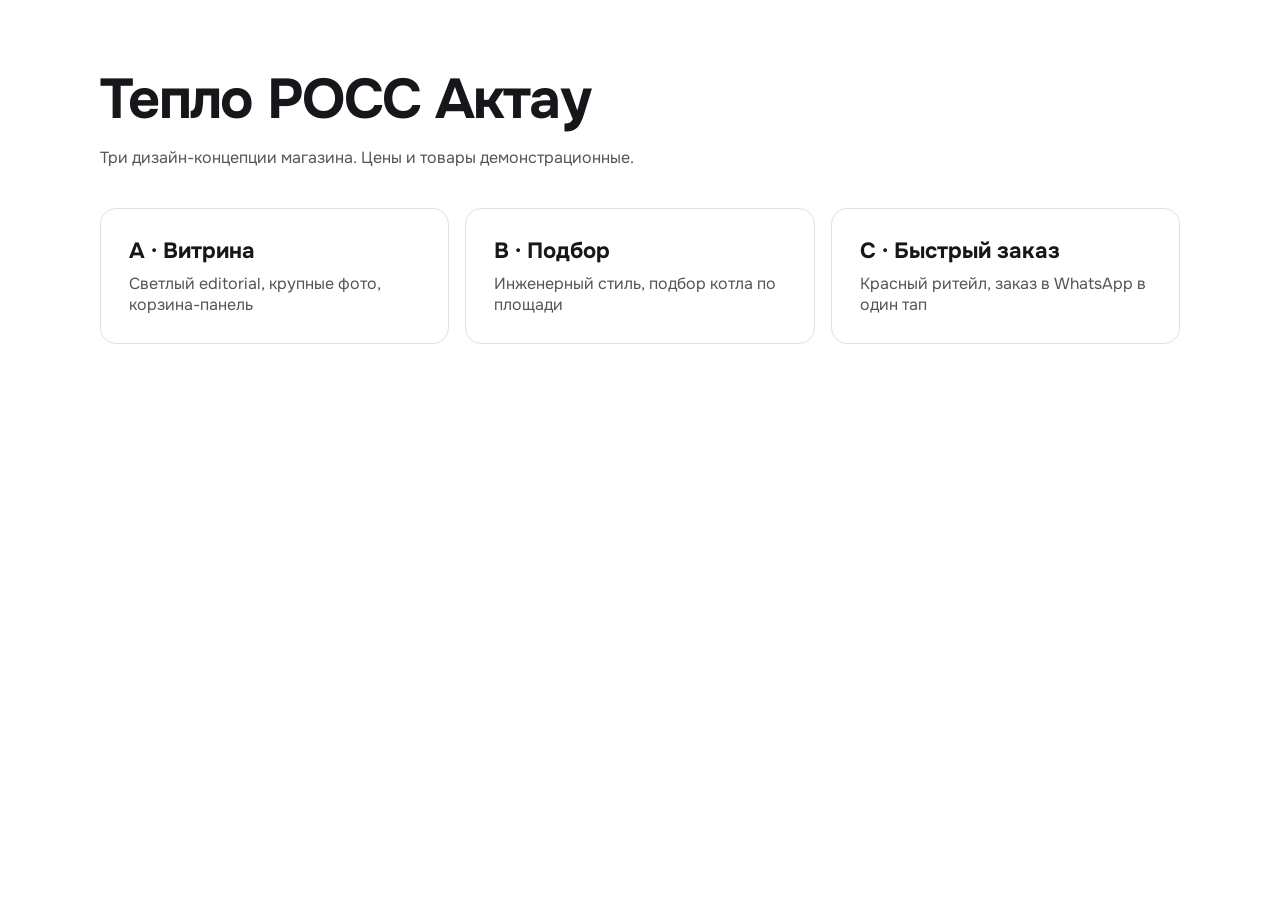
<file: index.html>
<!doctype html>
<html lang="ru">
<head>
<meta charset="utf-8"><meta name="viewport" content="width=device-width,initial-scale=1">
<title>Тепло РОСС Актау — дизайн-концепции</title>
<link rel="preconnect" href="https://fonts.googleapis.com"><link rel="stylesheet" href="https://fonts.googleapis.com/css2?family=Onest:wght@400;600&display=swap">
<style>
body{margin:0;font-family:Onest,system-ui,sans-serif;color:#16171a;background:#fff}
main{max-width:1080px;margin:0 auto;padding:64px 16px}
h1{font-size:clamp(32px,6vw,56px);letter-spacing:-.03em;margin:0 0 12px}
p{color:#555;margin:0 0 40px}
ul{list-style:none;padding:0;margin:0;display:grid;gap:16px;grid-template-columns:repeat(auto-fit,minmax(260px,1fr))}
a{display:block;padding:28px;border:1px solid #e3e0db;border-radius:16px;color:inherit;text-decoration:none;transition:border-color .2s,transform .2s}
a:hover,a:focus-visible{border-color:#d21f26;transform:translateY(-2px)}
b{display:block;font-size:22px;margin-bottom:8px}
span{color:#555}
@media (prefers-reduced-motion:reduce){a{transition:none}}
</style>
</head>
<body><main>
<h1>Тепло РОСС Актау</h1>
<p>Три дизайн-концепции магазина. Цены и товары демонстрационные.</p>
<ul>
<li><a href="concepts/a-vitrina/"><b>A · Витрина</b><span>Светлый editorial, крупные фото, корзина-панель</span></a></li>
<li><a href="concepts/b-podbor/"><b>B · Подбор</b><span>Инженерный стиль, подбор котла по площади</span></a></li>
<li><a href="concepts/c-zakaz/"><b>C · Быстрый заказ</b><span>Красный ритейл, заказ в WhatsApp в один тап</span></a></li>
</ul>
</main></body>
</html>
</file>
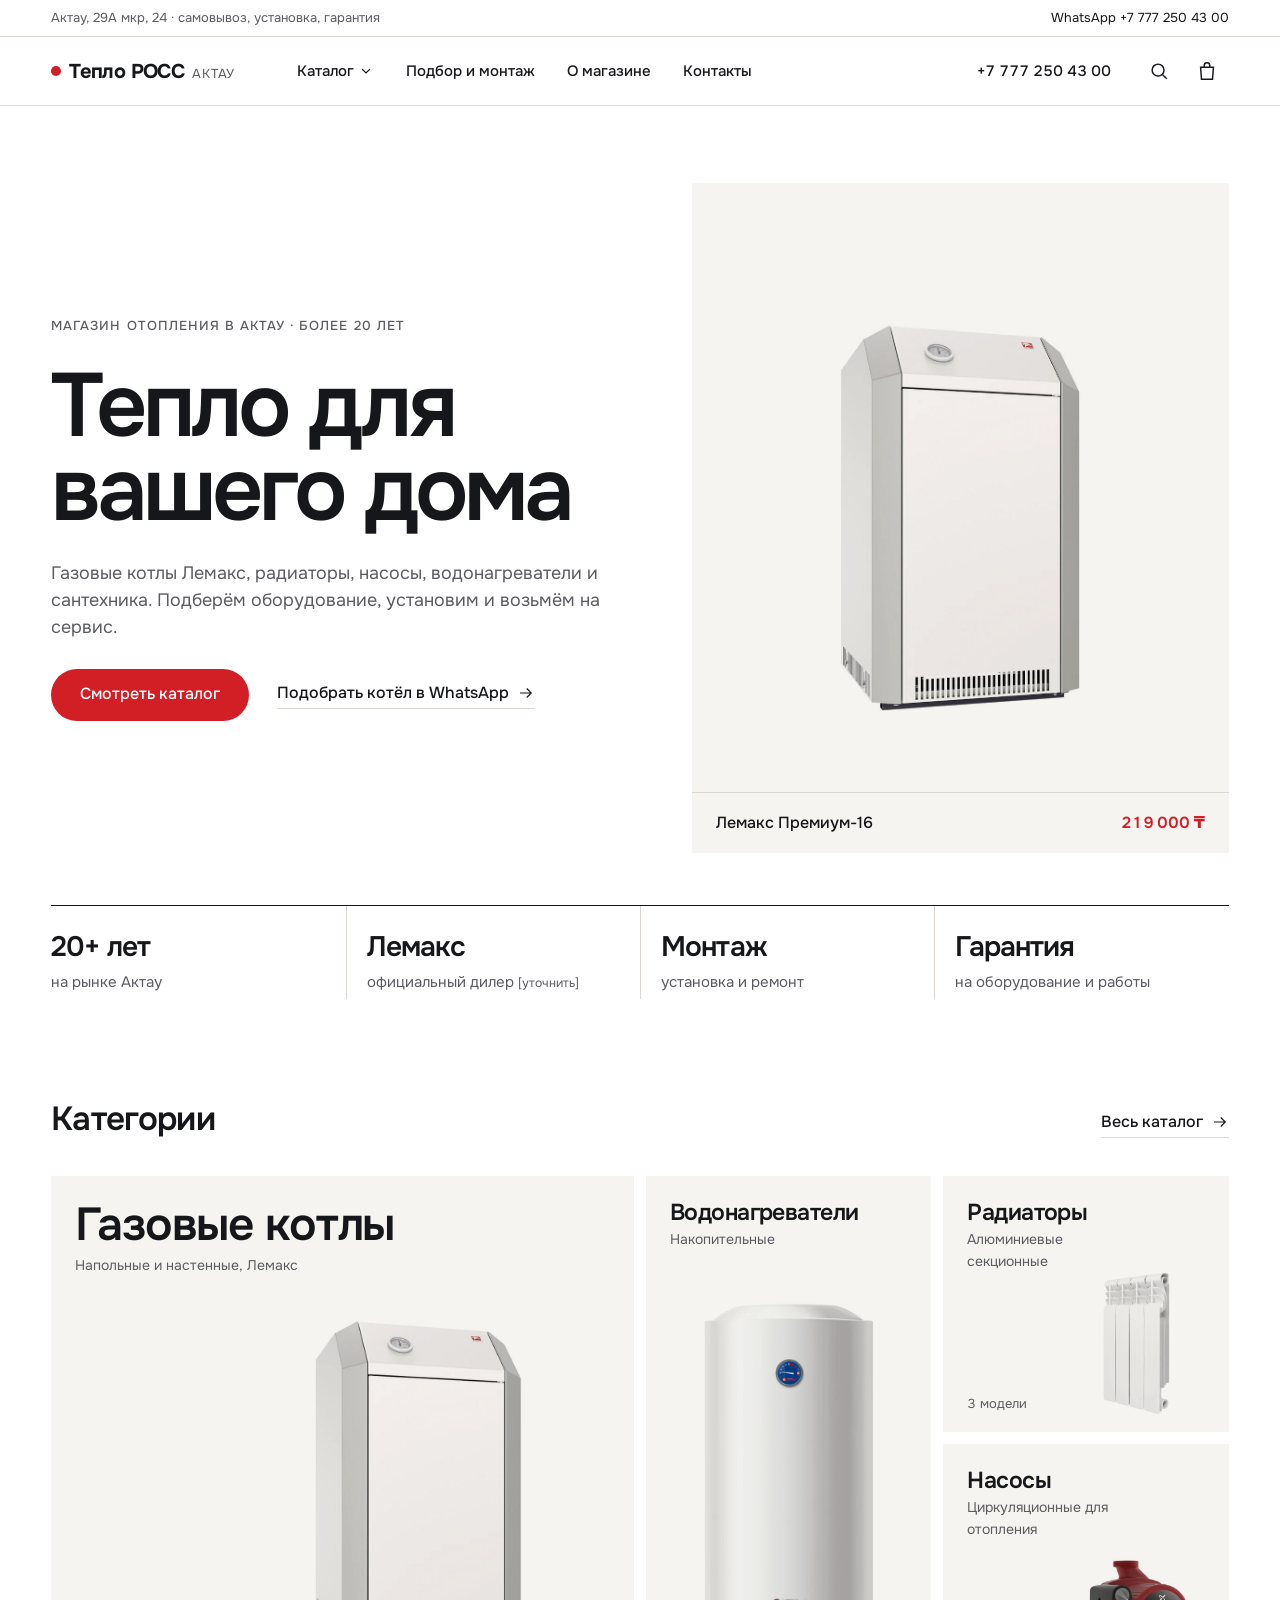
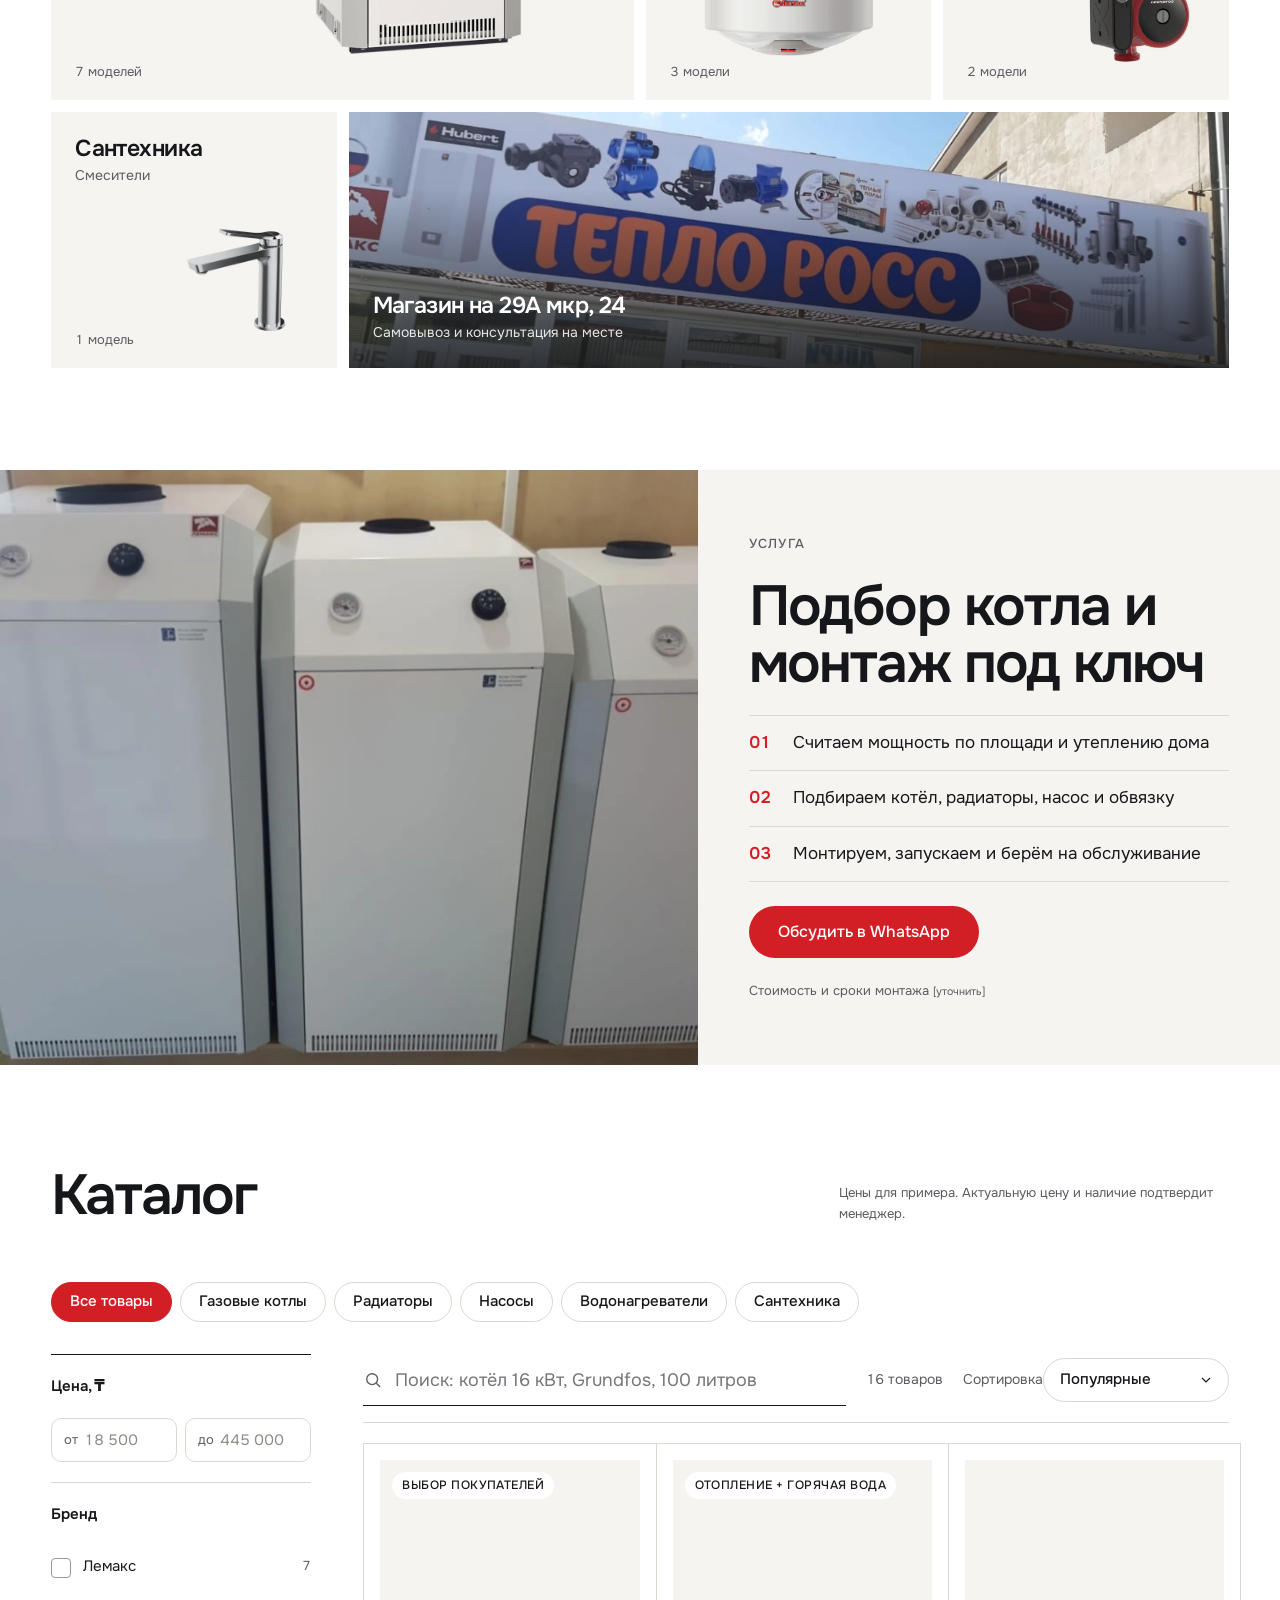
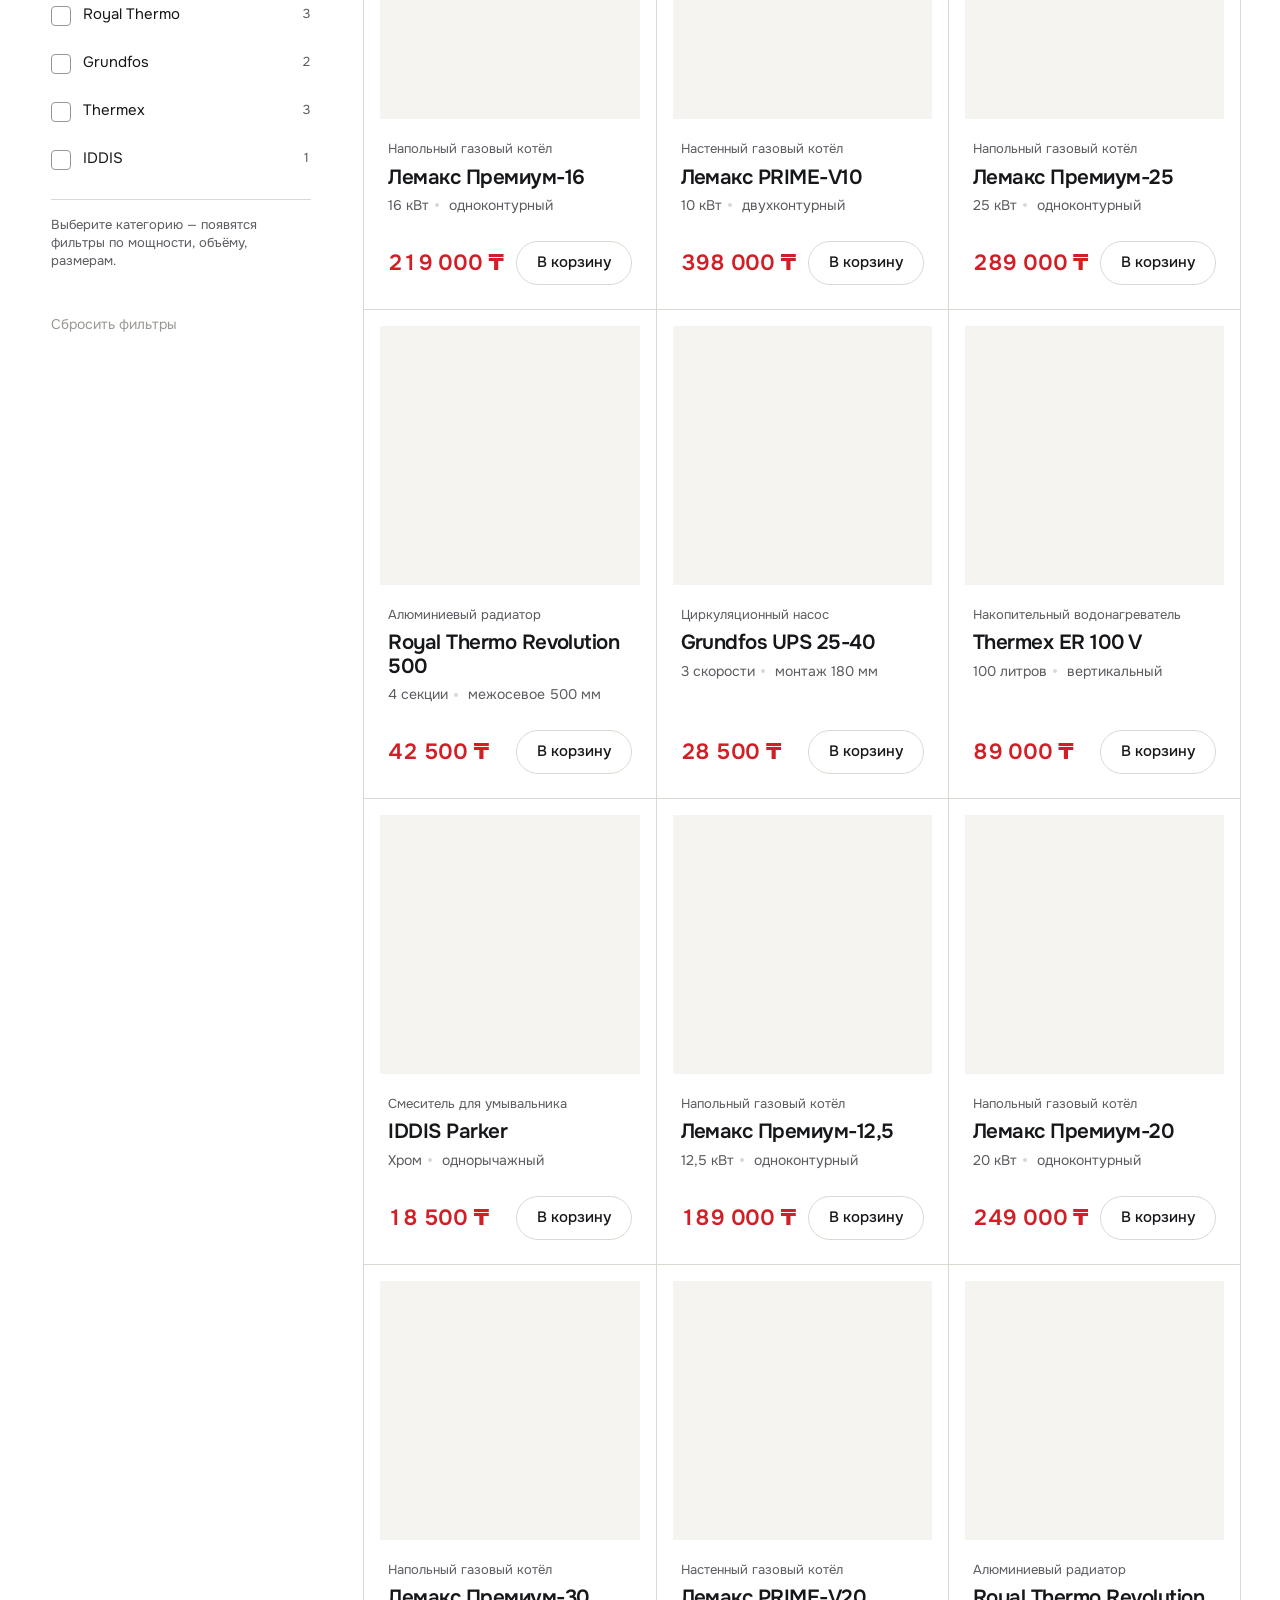
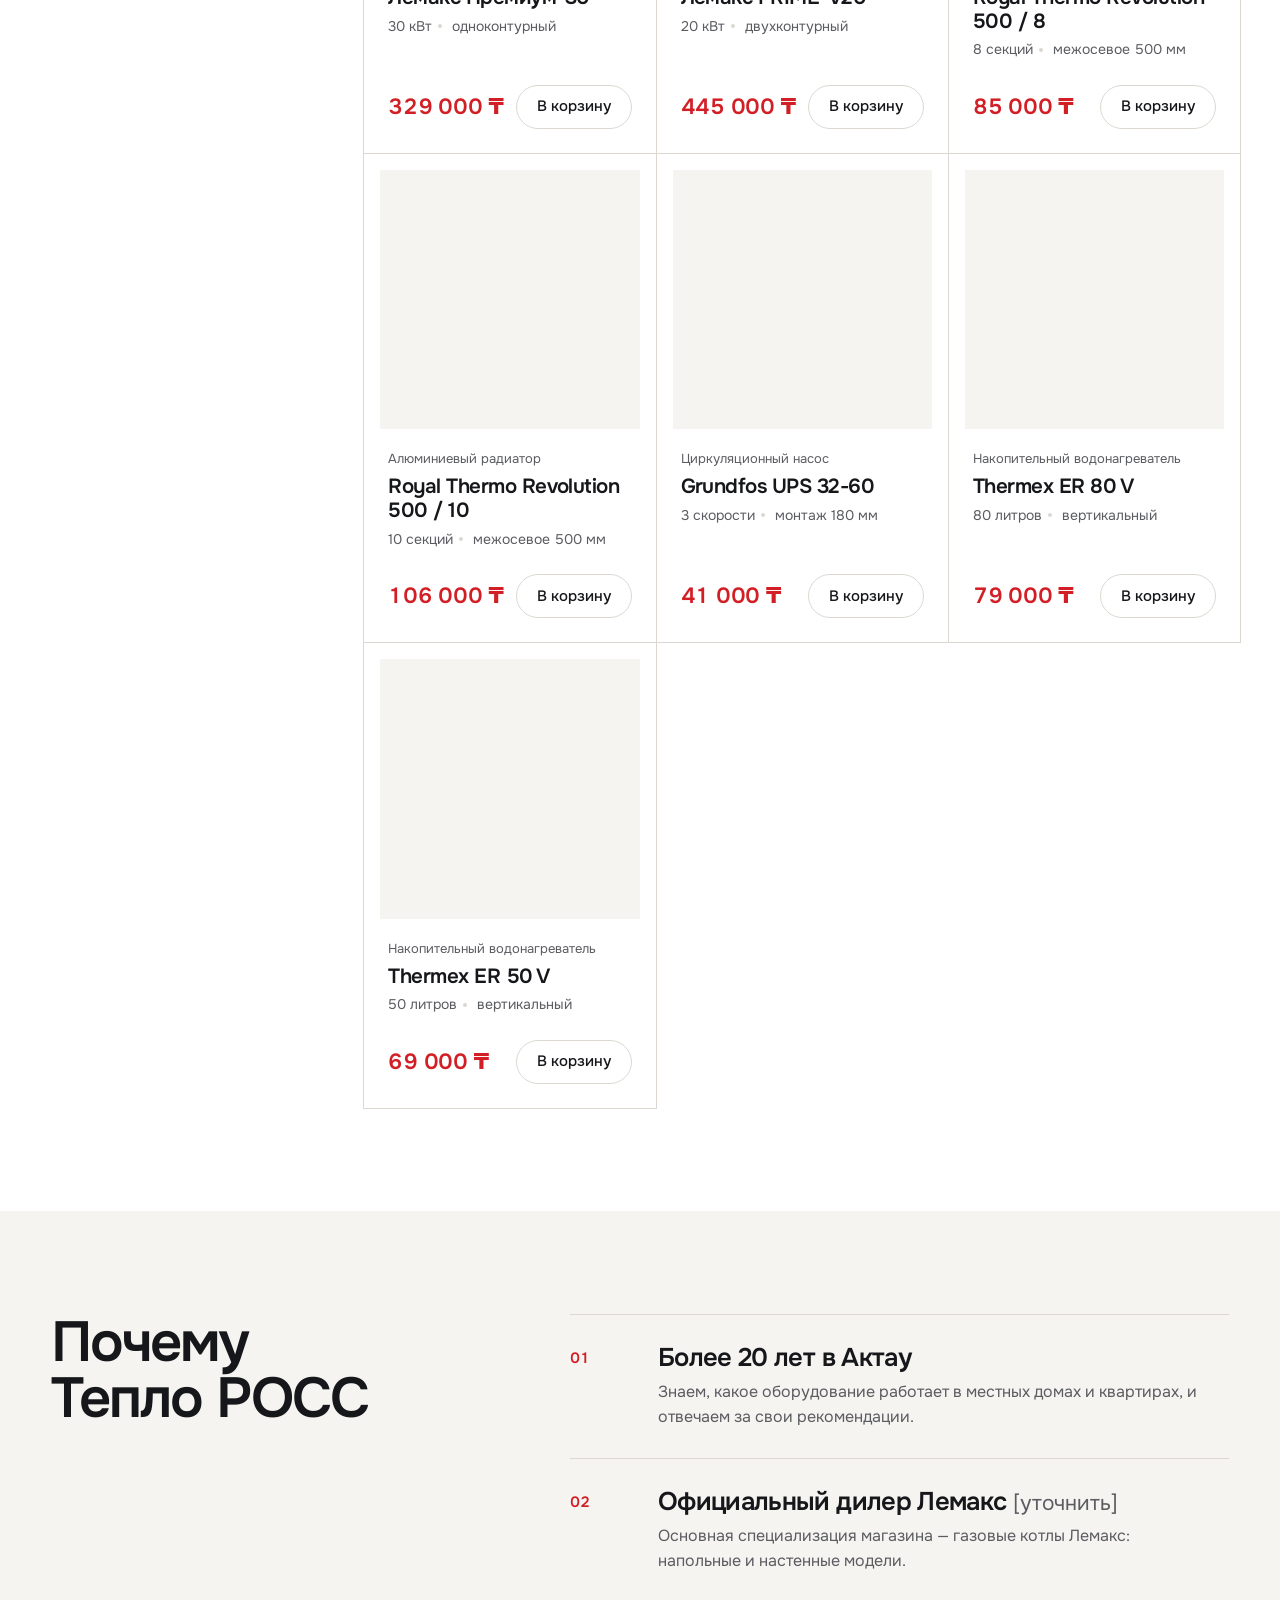
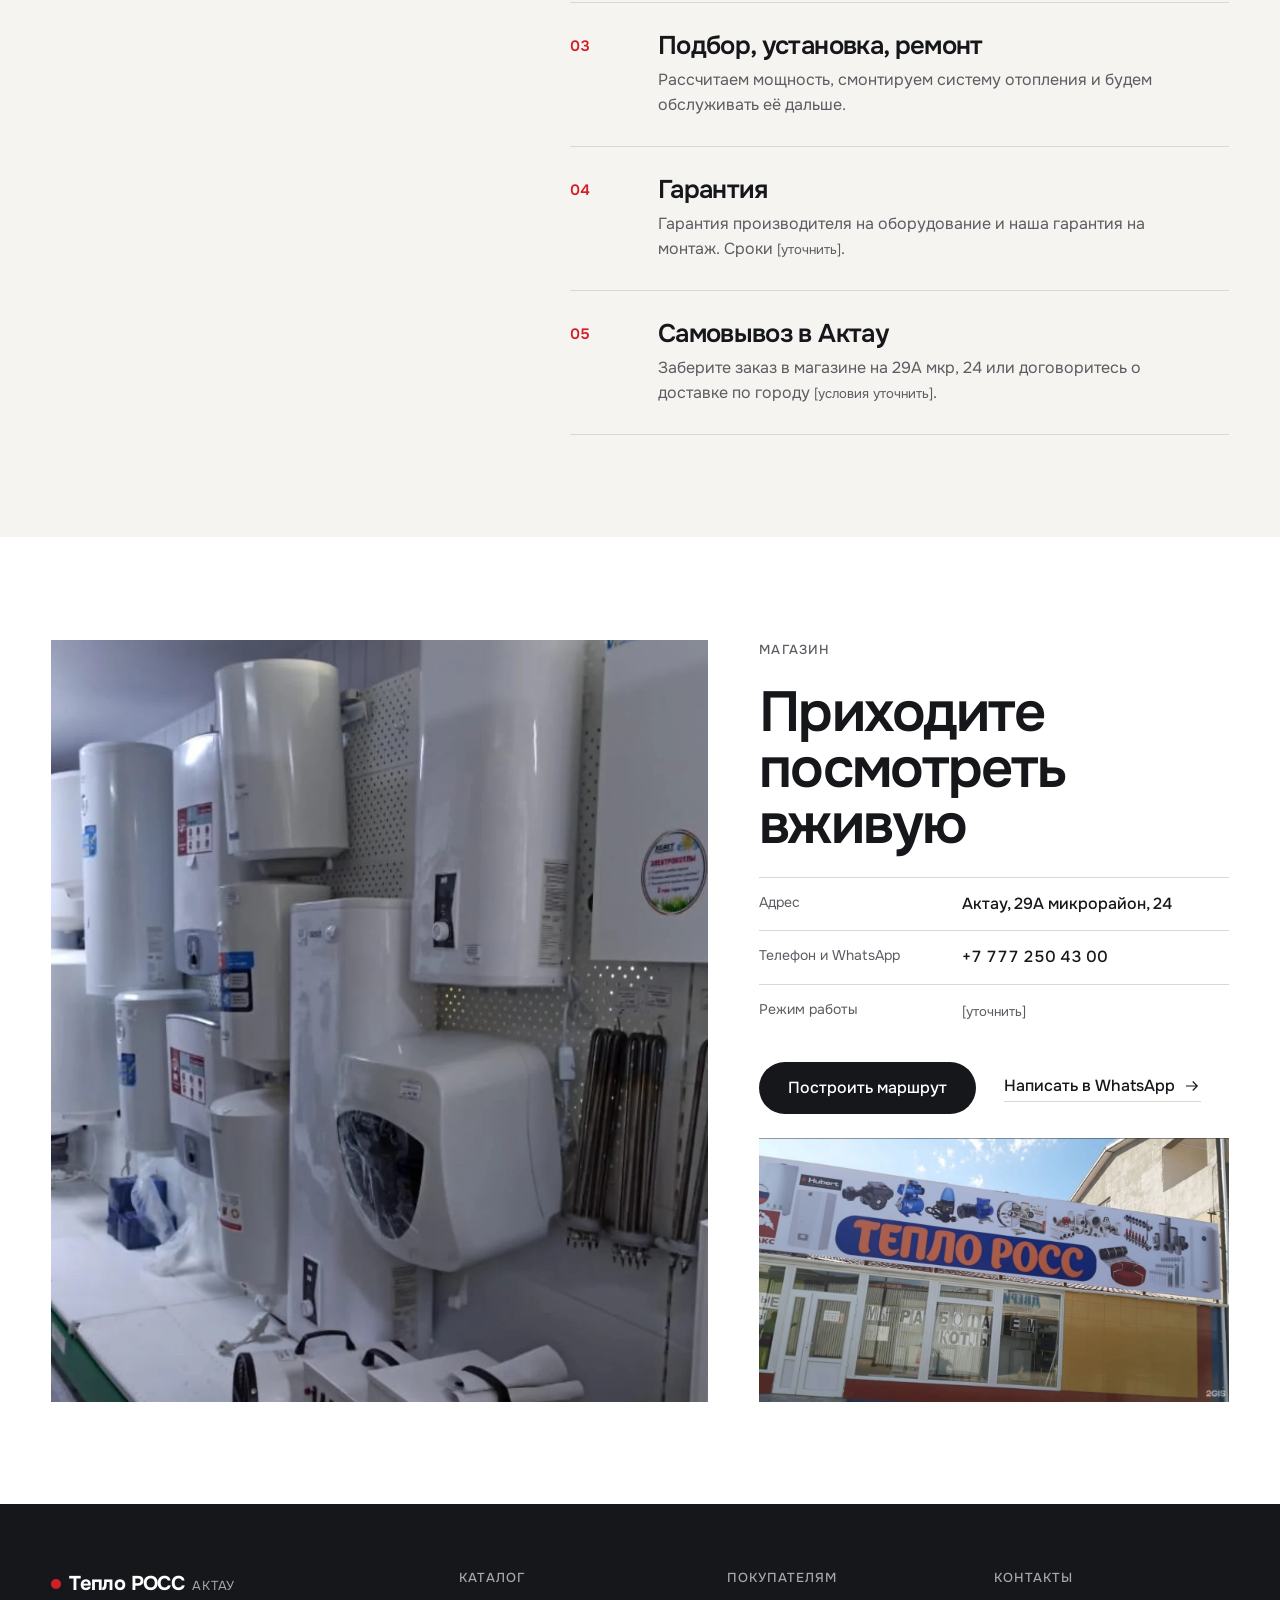
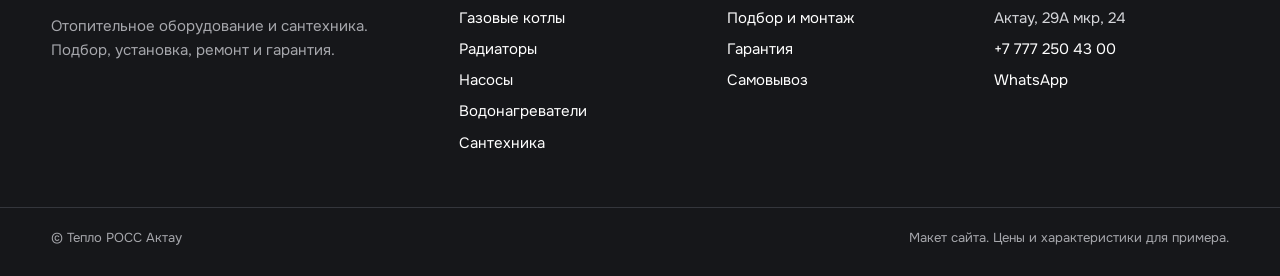
<file: concepts/a-vitrina/index.html>
<!doctype html>
<html lang="ru">
<head>
<meta charset="utf-8">
<meta name="viewport" content="width=device-width,initial-scale=1,viewport-fit=cover">
<title>Тепло РОСС Актау — котлы, отопление и сантехника</title>
<meta name="description" content="Тепло РОСС Актау: газовые котлы Лемакс, радиаторы, насосы, водонагреватели и сантехника. Более 20 лет в Актау. Подбор, установка, ремонт, гарантия.">
<meta name="theme-color" content="#FFFFFF">
<link rel="icon" type="image/svg+xml" href="data:image/svg+xml,%3Csvg xmlns='http://www.w3.org/2000/svg' viewBox='0 0 40 40'%3E%3Crect width='40' height='40' fill='%2316171A'/%3E%3Ccircle cx='20' cy='20' r='7' fill='%23D21F26'/%3E%3C/svg%3E">
<link rel="preconnect" href="https://fonts.googleapis.com">
<link rel="preconnect" href="https://fonts.gstatic.com" crossorigin>
<link rel="stylesheet" href="https://fonts.googleapis.com/css2?family=Onest:wght@400;500;600;700&display=swap">
<link rel="stylesheet" href="styles.css">
<script type="module" src="app.js"></script>
</head>
<body>
<svg width="0" height="0" style="position:absolute" aria-hidden="true">
  <symbol id="i-bag" viewBox="0 0 24 24"><path d="M5 8h14l-1 13H6L5 8Zm4 0V6a3 3 0 0 1 6 0v2" fill="none" stroke="currentColor" stroke-width="1.6"/></symbol>
  <symbol id="i-search" viewBox="0 0 24 24"><circle cx="11" cy="11" r="6.5" fill="none" stroke="currentColor" stroke-width="1.6"/><path d="m16 16 4.5 4.5" stroke="currentColor" stroke-width="1.6"/></symbol>
  <symbol id="i-menu" viewBox="0 0 24 24"><path d="M3 8h18M3 16h18" stroke="currentColor" stroke-width="1.6"/></symbol>
  <symbol id="i-close" viewBox="0 0 24 24"><path d="m5 5 14 14M19 5 5 19" stroke="currentColor" stroke-width="1.6"/></symbol>
  <symbol id="i-arrow" viewBox="0 0 24 24"><path d="M4 12h15m-6-6 6 6-6 6" fill="none" stroke="currentColor" stroke-width="1.6"/></symbol>
  <symbol id="i-down" viewBox="0 0 24 24"><path d="m6 9 6 6 6-6" fill="none" stroke="currentColor" stroke-width="1.6"/></symbol>
  <symbol id="i-sliders" viewBox="0 0 24 24"><path d="M4 7h10m4 0h2M4 17h4m4 0h8" stroke="currentColor" stroke-width="1.6"/><circle cx="16" cy="7" r="2" fill="none" stroke="currentColor" stroke-width="1.6"/><circle cx="10" cy="17" r="2" fill="none" stroke="currentColor" stroke-width="1.6"/></symbol>
</svg>

<a class="skip" href="#catalog">Перейти к каталогу</a>

<div class="topline">
  <div class="wrap topline-in">
    <p>Актау, 29А мкр, 24 · самовывоз, установка, гарантия</p>
    <a href="https://wa.me/77772504300" target="_blank" rel="noopener">WhatsApp +7 777 250 43 00</a>
  </div>
</div>

<header class="header" id="header">
  <div class="wrap header-in">
    <button class="icon-btn only-mobile" type="button" id="menu-open" aria-label="Открыть меню" aria-haspopup="dialog"><svg><use href="#i-menu"/></svg></button>
    <a class="logo" href="#top" aria-label="Тепло РОСС Актау, на главную">Тепло&nbsp;РОСС<span>Актау</span></a>
    <nav class="nav only-desktop" aria-label="Основное меню">
      <button type="button" class="nav-link" id="mega-btn" aria-expanded="false" aria-controls="mega">Каталог <svg><use href="#i-down"/></svg></button>
      <a class="nav-link" href="#service">Подбор и монтаж</a>
      <a class="nav-link" href="#why">О магазине</a>
      <a class="nav-link" href="#visit">Контакты</a>
    </nav>
    <div class="header-actions">
      <a class="nav-link phone only-desktop" href="tel:+77772504300">+7 777 250 43 00</a>
      <button class="icon-btn" type="button" data-action="search" aria-label="Поиск по каталогу"><svg><use href="#i-search"/></svg></button>
      <button class="icon-btn cart-btn" type="button" data-action="cart" aria-haspopup="dialog" aria-label="Корзина"><svg><use href="#i-bag"/></svg><span class="badge" data-cart-count hidden>0</span></button>
    </div>
  </div>
  <div class="mega" id="mega" hidden>
    <div class="wrap mega-in">
      <ul class="mega-list" id="mega-list"></ul>
      <figure class="mega-figure"><img id="mega-img" src="../../assets/lemaks.webp" alt="" width="900" height="900"><figcaption id="mega-cap">Газовые котлы</figcaption></figure>
      <div class="mega-side">
        <p class="eyebrow">Не знаете, что выбрать?</p>
        <p class="mega-note">Рассчитаем мощность котла по площади дома и подберём обвязку.</p>
        <a class="link-arrow" href="#service">Подбор и монтаж <svg><use href="#i-arrow"/></svg></a>
      </div>
    </div>
  </div>
</header>

<main id="top">
  <section class="hero wrap" aria-labelledby="hero-title">
    <div class="hero-text">
      <p class="eyebrow">Магазин отопления в Актау · более 20 лет</p>
      <h1 id="hero-title" class="display">Тепло для вашего дома</h1>
      <p class="lead">Газовые котлы Лемакс, радиаторы, насосы, водонагреватели и сантехника. Подберём оборудование, установим и возьмём на сервис.</p>
      <div class="hero-cta">
        <a class="btn btn-red" href="#catalog">Смотреть каталог</a>
        <a class="link-arrow" href="https://wa.me/77772504300?text=%D0%97%D0%B4%D1%80%D0%B0%D0%B2%D1%81%D1%82%D0%B2%D1%83%D0%B9%D1%82%D0%B5!%20%D0%9D%D1%83%D0%B6%D0%B5%D0%BD%20%D0%BF%D0%BE%D0%B4%D0%B1%D0%BE%D1%80%20%D0%BA%D0%BE%D1%82%D0%BB%D0%B0." target="_blank" rel="noopener">Подобрать котёл в WhatsApp <svg><use href="#i-arrow"/></svg></a>
      </div>
    </div>
    <figure class="hero-figure">
      <img src="../../assets/lemaks.webp" alt="Напольный газовый котёл Лемакс Премиум" width="900" height="900" fetchpriority="high">
      <figcaption><button type="button" class="hero-cap" data-open="lem-16"><span>Лемакс Премиум-16</span><span class="price" data-price="lem-16"></span></button></figcaption>
    </figure>
  </section>

  <section class="facts wrap" aria-label="Почему нам доверяют">
    <ul>
      <li><strong>20+ лет</strong><span>на рынке Актау</span></li>
      <li><strong>Лемакс</strong><span>официальный дилер <em class="tbc">[уточнить]</em></span></li>
      <li><strong>Монтаж</strong><span>установка и ремонт</span></li>
      <li><strong>Гарантия</strong><span>на оборудование и работы</span></li>
    </ul>
  </section>

  <section class="section wrap" aria-labelledby="cats-title">
    <div class="section-head">
      <h2 id="cats-title" class="h2">Категории</h2>
      <a class="link-arrow" href="#catalog">Весь каталог <svg><use href="#i-arrow"/></svg></a>
    </div>
    <div class="bento" id="bento"></div>
  </section>

  <section class="promo" id="service" aria-labelledby="promo-title">
    <div class="wrap promo-in">
      <img class="promo-img" src="../../assets/boilers.webp" alt="Газовые котлы Лемакс в торговом зале магазина" width="2446" height="1351" loading="lazy">
      <div class="promo-text">
        <p class="eyebrow">Услуга</p>
        <h2 id="promo-title" class="h1">Подбор котла и монтаж под ключ</h2>
        <ol class="promo-steps">
          <li><span>01</span>Считаем мощность по площади и утеплению дома</li>
          <li><span>02</span>Подбираем котёл, радиаторы, насос и обвязку</li>
          <li><span>03</span>Монтируем, запускаем и берём на обслуживание</li>
        </ol>
        <a class="btn btn-red" href="https://wa.me/77772504300?text=%D0%97%D0%B4%D1%80%D0%B0%D0%B2%D1%81%D1%82%D0%B2%D1%83%D0%B9%D1%82%D0%B5!%20%D0%9D%D1%83%D0%B6%D0%B5%D0%BD%20%D0%BF%D0%BE%D0%B4%D0%B1%D0%BE%D1%80%20%D0%BA%D0%BE%D1%82%D0%BB%D0%B0%20%D0%B8%20%D0%BC%D0%BE%D0%BD%D1%82%D0%B0%D0%B6." target="_blank" rel="noopener">Обсудить в WhatsApp</a>
        <p class="small">Стоимость и сроки монтажа <span class="tbc">[уточнить]</span></p>
      </div>
    </div>
  </section>

  <section class="section wrap catalog" id="catalog" aria-labelledby="catalog-title" tabindex="-1">
    <div class="section-head">
      <h2 id="catalog-title" class="h1">Каталог</h2>
      <p class="demo-note">Цены для примера. Актуальную цену и наличие подтвердит менеджер.</p>
    </div>

    <div class="chips cats" role="group" aria-label="Категория" id="cat-chips"></div>
    <div class="cat-layout">
      <aside class="filters-home" id="filters-home" aria-label="Фильтры">
        <div class="filters" id="filters"></div>
      </aside>
      <div class="results">
        <div class="toolbar">
          <div class="search">
            <label class="sr-only" for="q">Поиск по каталогу</label>
            <svg aria-hidden="true"><use href="#i-search"/></svg>
            <input id="q" type="search" placeholder="Поиск: котёл 16 кВт, Grundfos, 100 литров" autocomplete="off">
          </div>
          <p class="result-count" id="result-count" aria-live="polite"></p>
          <div class="sort" id="sort-box"></div>
          <button class="btn btn-line only-mobile" type="button" id="filters-open" aria-haspopup="dialog"><svg aria-hidden="true"><use href="#i-sliders"/></svg> Фильтры <span data-filter-count></span></button>
        </div>
        <div id="applied"></div>
        <div class="grid" id="grid"></div>
      </div>
    </div>
  </section>

  <section class="section-paper" id="why" aria-labelledby="why-title">
    <div class="wrap why">
      <h2 id="why-title" class="h1">Почему Тепло РОСС</h2>
      <ol class="why-list">
        <li><span class="num">01</span><div><h3>Более 20 лет в Актау</h3><p>Знаем, какое оборудование работает в местных домах и квартирах, и отвечаем за свои рекомендации.</p></div></li>
        <li><span class="num">02</span><div><h3>Официальный дилер Лемакс <span class="tbc">[уточнить]</span></h3><p>Основная специализация магазина — газовые котлы Лемакс: напольные и настенные модели.</p></div></li>
        <li><span class="num">03</span><div><h3>Подбор, установка, ремонт</h3><p>Рассчитаем мощность, смонтируем систему отопления и будем обслуживать её дальше.</p></div></li>
        <li><span class="num">04</span><div><h3>Гарантия</h3><p>Гарантия производителя на оборудование и наша гарантия на монтаж. Сроки <span class="tbc">[уточнить]</span>.</p></div></li>
        <li><span class="num">05</span><div><h3>Самовывоз в Актау</h3><p>Заберите заказ в магазине на 29А мкр, 24 или договоритесь о доставке по городу <span class="tbc">[условия уточнить]</span>.</p></div></li>
      </ol>
    </div>
  </section>

  <section class="section wrap visit" id="visit" aria-labelledby="visit-title">
    <figure class="visit-big"><img src="../../assets/showroom.webp" alt="Торговый зал: водонагреватели, котлы и комплектующие" width="2446" height="1366" loading="lazy"></figure>
    <div class="visit-text">
      <p class="eyebrow">Магазин</p>
      <h2 id="visit-title" class="h1">Приходите посмотреть вживую</h2>
      <dl class="visit-dl">
        <div><dt>Адрес</dt><dd>Актау, 29А микрорайон, 24</dd></div>
        <div><dt>Телефон и WhatsApp</dt><dd><a href="tel:+77772504300">+7 777 250 43 00</a></dd></div>
        <div><dt>Режим работы</dt><dd><span class="tbc">[уточнить]</span></dd></div>
      </dl>
      <div class="hero-cta">
        <a class="btn btn-ink" href="https://yandex.kz/maps/?text=%D0%90%D0%BA%D1%82%D0%B0%D1%83%2C%2029%D0%90%20%D0%BC%D0%B8%D0%BA%D1%80%D0%BE%D1%80%D0%B0%D0%B9%D0%BE%D0%BD%2C%2024" target="_blank" rel="noopener">Построить маршрут</a>
        <a class="link-arrow" href="https://wa.me/77772504300" target="_blank" rel="noopener">Написать в WhatsApp <svg><use href="#i-arrow"/></svg></a>
      </div>
    </div>
    <figure class="visit-small"><img src="../../assets/store.webp" alt="Вывеска магазина Тепло РОСС" width="2437" height="1372" loading="lazy"></figure>
  </section>
</main>

<footer class="footer">
  <div class="wrap footer-in">
    <div class="footer-brand">
      <a class="logo logo-light" href="#top">Тепло&nbsp;РОСС<span>Актау</span></a>
      <p>Отопительное оборудование и сантехника. Подбор, установка, ремонт и гарантия.</p>
    </div>
    <nav aria-label="Категории в подвале"><h2 class="footer-h">Каталог</h2><ul id="footer-cats"></ul></nav>
    <div><h2 class="footer-h">Покупателям</h2><ul>
      <li><a href="#service">Подбор и монтаж</a></li>
      <li><a href="#why">Гарантия</a></li>
      <li><a href="#visit">Самовывоз</a></li>
    </ul></div>
    <div><h2 class="footer-h">Контакты</h2><ul>
      <li>Актау, 29А мкр, 24</li>
      <li><a href="tel:+77772504300">+7 777 250 43 00</a></li>
      <li><a href="https://wa.me/77772504300" target="_blank" rel="noopener">WhatsApp</a></li>
    </ul></div>
  </div>
  <div class="wrap footer-bottom"><p>© Тепло РОСС Актау</p><p>Макет сайта. Цены и характеристики для примера.</p></div>
</footer>

<button class="sticky-cart" type="button" data-action="cart" aria-haspopup="dialog" hidden><span><svg aria-hidden="true"><use href="#i-bag"/></svg> Корзина · <span data-cart-count>0</span></span><span class="price" data-cart-total></span></button>

<dialog class="drawer" id="cart" aria-labelledby="cart-title"><div class="drawer-in" id="cart-body"></div></dialog>
<dialog class="modal" id="product" aria-labelledby="product-title"><div id="product-body"></div></dialog>
<dialog class="sheet" id="filter-sheet" aria-labelledby="sheet-title">
  <div class="sheet-head"><h2 id="sheet-title" class="h3">Фильтры</h2><button class="icon-btn" type="button" data-close aria-label="Закрыть фильтры"><svg><use href="#i-close"/></svg></button></div>
  <div class="sheet-body" id="sheet-body"></div>
  <div class="sheet-foot"><button class="btn btn-red btn-wide" type="button" data-close id="sheet-apply">Показать</button></div>
</dialog>
<dialog class="menu" id="menu" aria-label="Меню">
  <div class="sheet-head"><a class="logo" href="#top" data-close>Тепло&nbsp;РОСС<span>Актау</span></a><button class="icon-btn" type="button" data-close aria-label="Закрыть меню"><svg><use href="#i-close"/></svg></button></div>
  <nav aria-label="Мобильное меню"><ul class="menu-list" id="menu-list"></ul>
    <ul class="menu-sub">
      <li><a href="#service" data-close>Подбор и монтаж</a></li>
      <li><a href="#why" data-close>О магазине</a></li>
      <li><a href="#visit" data-close>Контакты</a></li>
    </ul></nav>
  <div class="menu-foot"><a class="btn btn-red btn-wide" href="https://wa.me/77772504300" target="_blank" rel="noopener">WhatsApp +7 777 250 43 00</a><p class="small">Актау, 29А мкр, 24</p></div>
</dialog>
<div class="toast" id="toast" role="status" aria-live="polite"></div>
<noscript><p class="wrap">Для каталога и корзины включите JavaScript.</p></noscript>
</body>
</html>
</file>
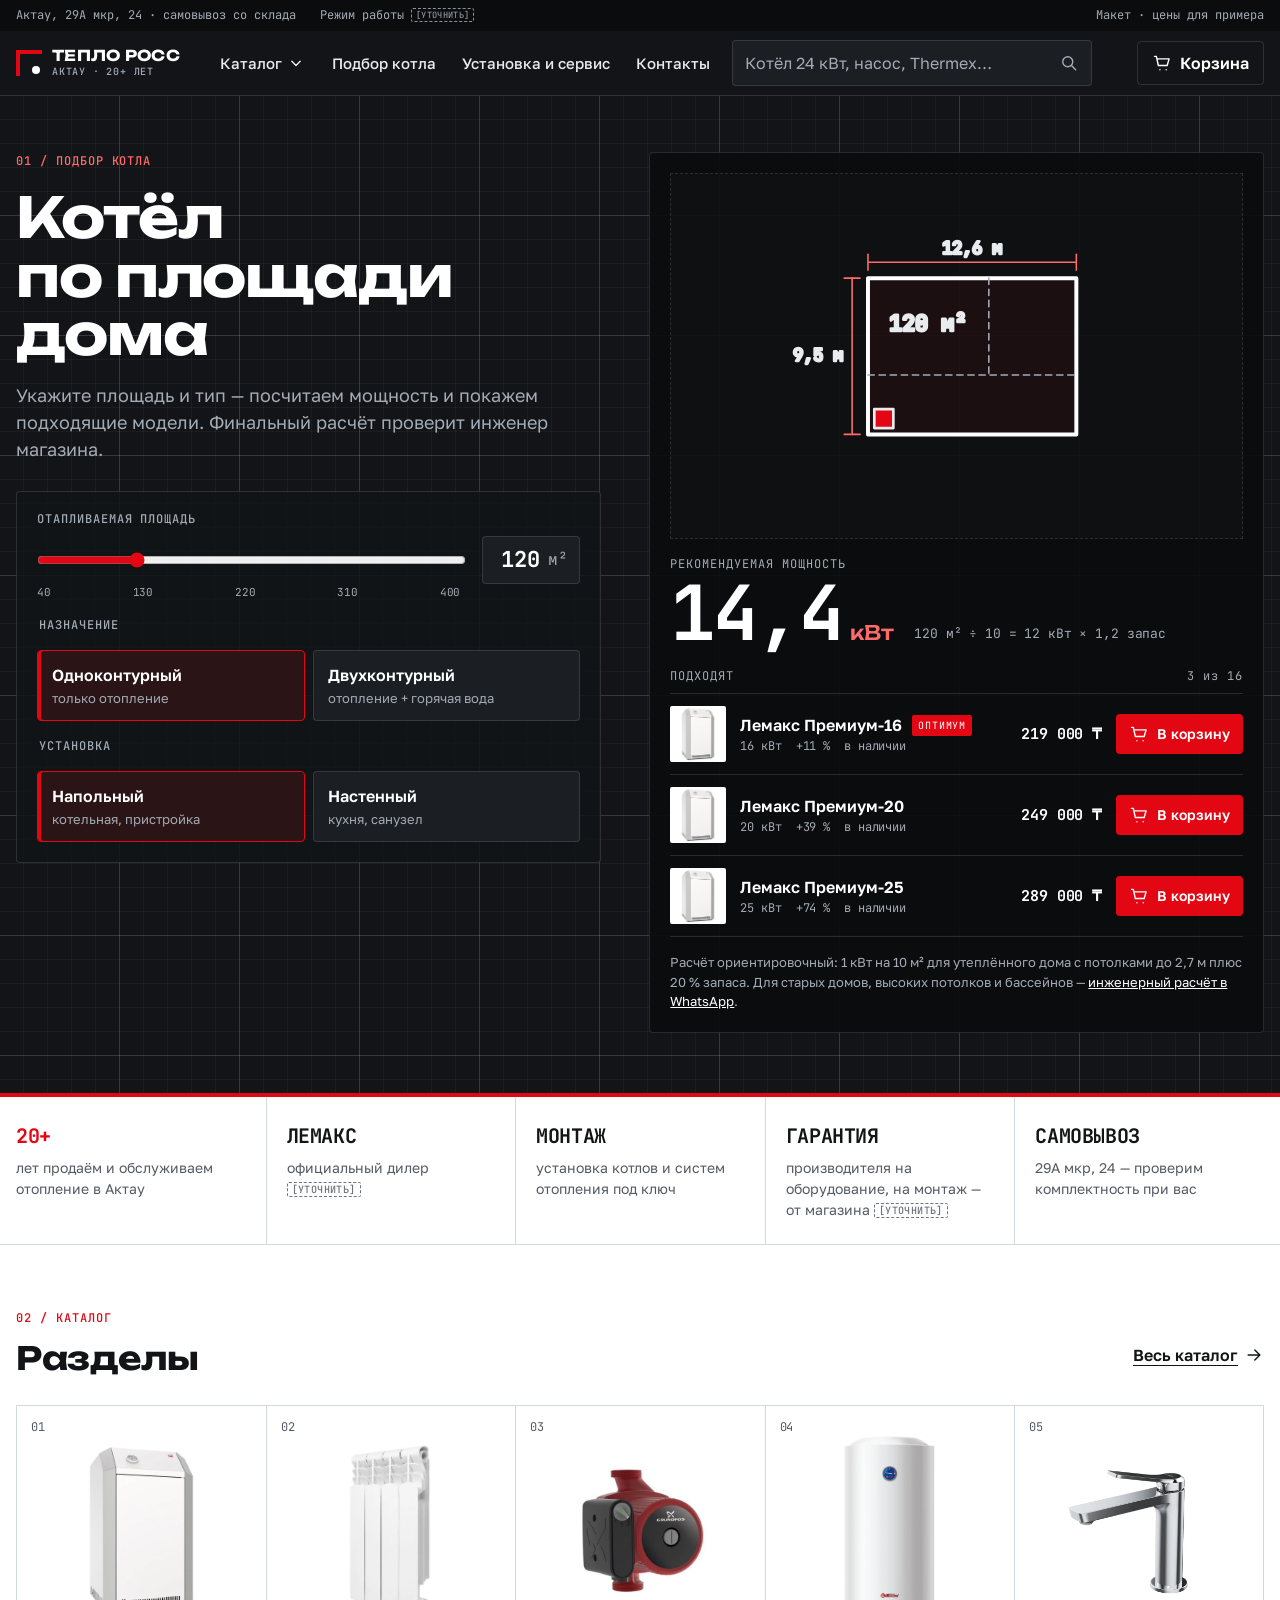
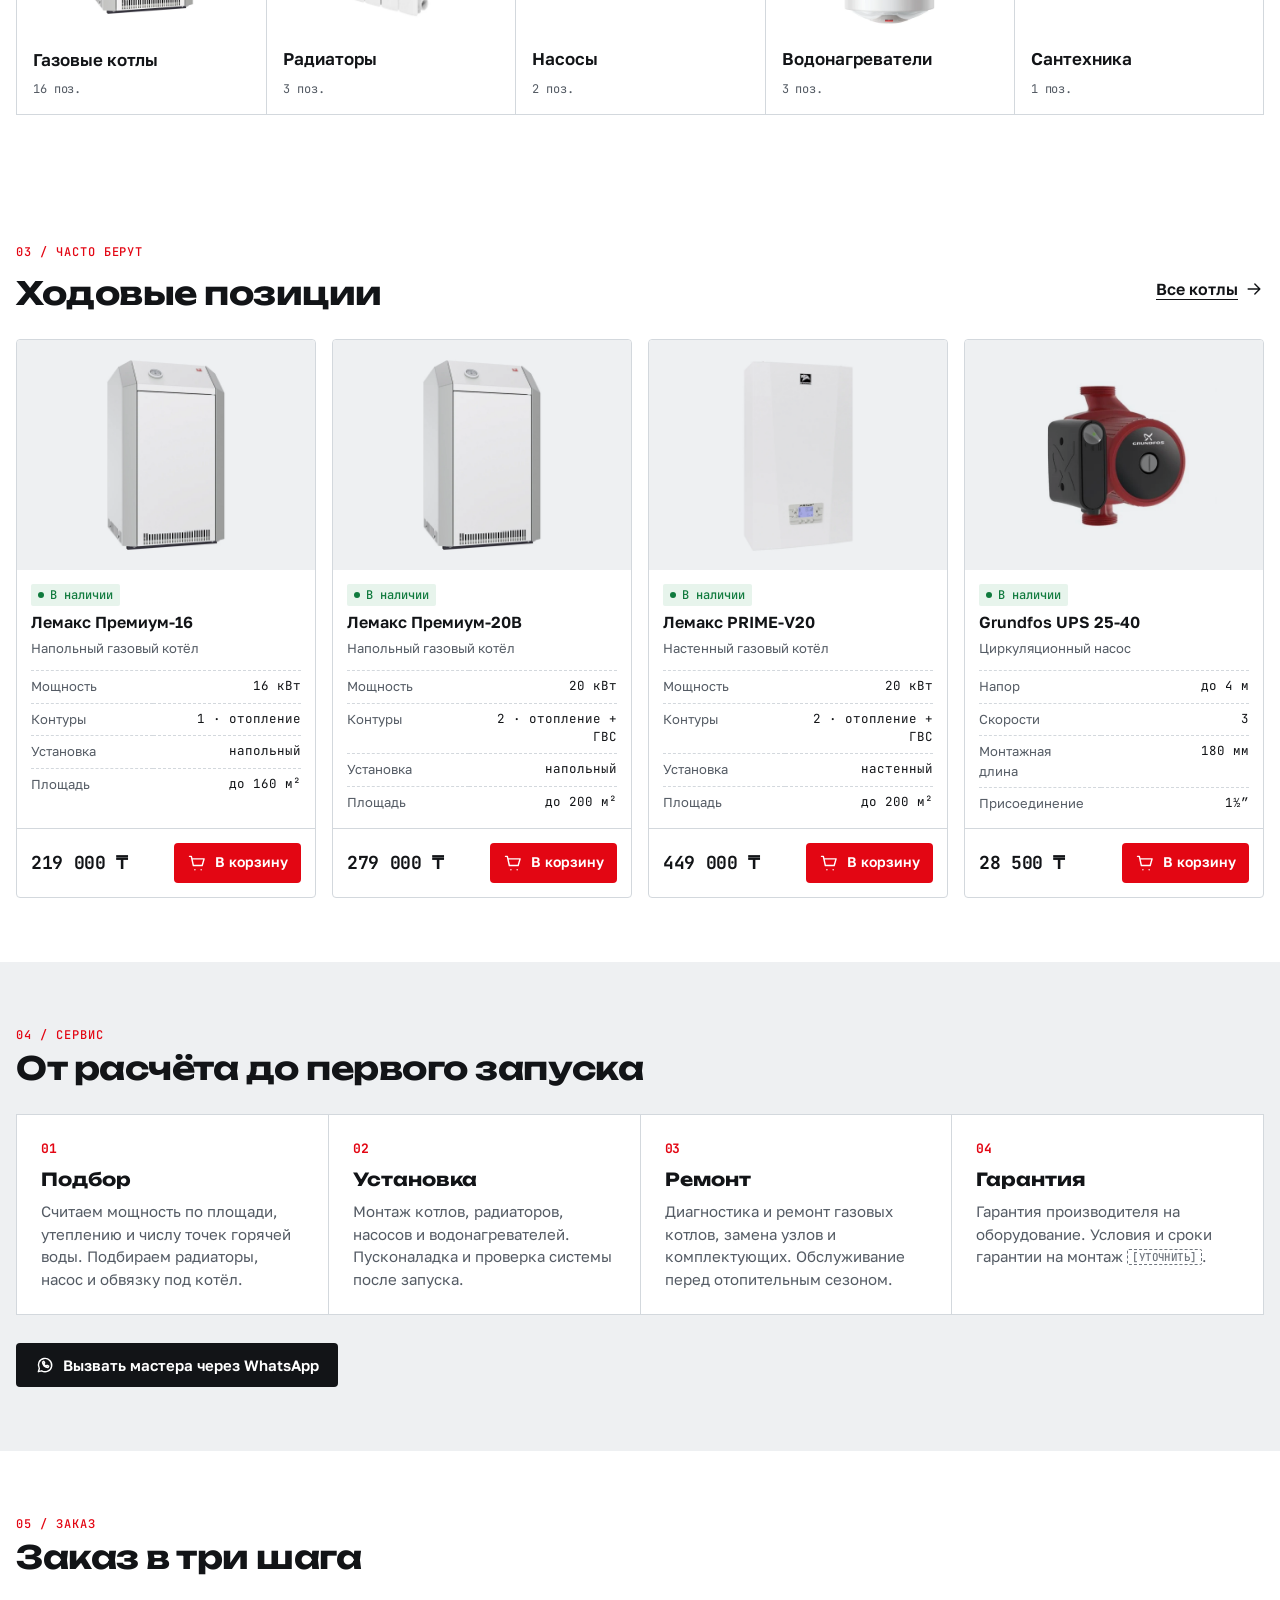
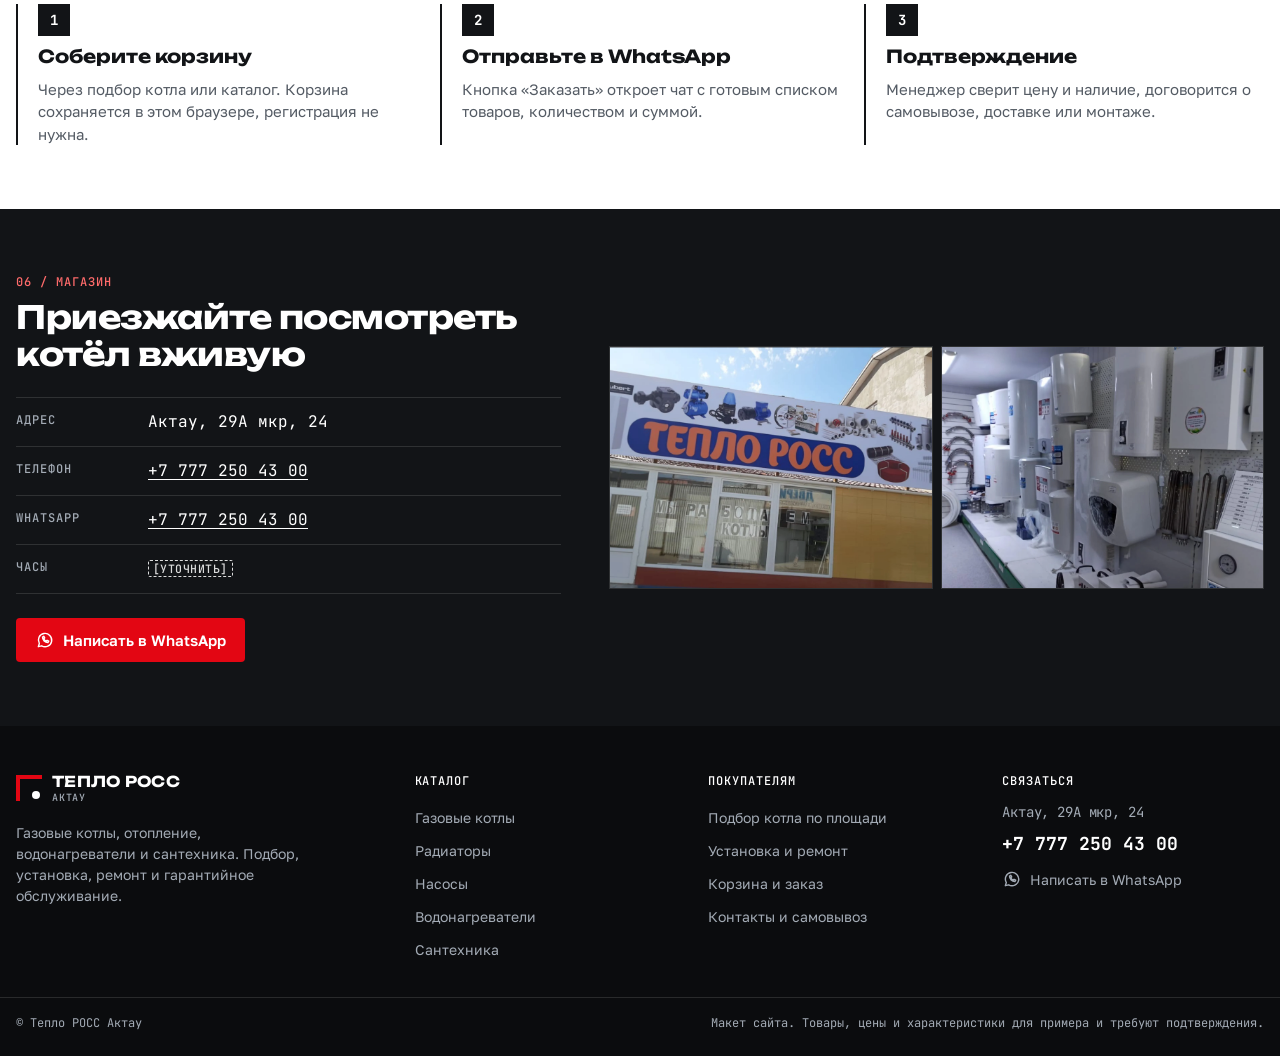
<file: concepts/b-podbor/index.html>
<!doctype html>
<html lang="ru">
<head>
<meta charset="utf-8">
<meta name="viewport" content="width=device-width,initial-scale=1">
<meta name="theme-color" content="#121417">
<meta name="description" content="Тепло РОСС Актау: подбор газового котла по площади дома, радиаторы, насосы, водонагреватели и сантехника. Установка, ремонт, гарантия. Заказ через WhatsApp.">
<title>Тепло РОСС Актау — подбор котла и отопление</title>
<link rel="icon" type="image/svg+xml" href="data:image/svg+xml,%3Csvg xmlns='http://www.w3.org/2000/svg' viewBox='0 0 32 32'%3E%3Crect width='32' height='32' fill='%23121417'/%3E%3Cpath d='M8 24V8h16' stroke='%23E30613' stroke-width='4' fill='none'/%3E%3Ccircle cx='20' cy='20' r='4' fill='%23fff'/%3E%3C/svg%3E">
<link rel="preconnect" href="https://fonts.googleapis.com">
<link rel="preconnect" href="https://fonts.gstatic.com" crossorigin>
<link rel="stylesheet" href="https://fonts.googleapis.com/css2?family=Golos+Text:wght@400;500;600;700&family=JetBrains+Mono:wght@400;500;700&family=Unbounded:wght@500;700&display=swap">
<link rel="stylesheet" href="styles.css">
<script type="module" src="app.js"></script>
</head>
<body>
<svg width="0" height="0" style="position:absolute" aria-hidden="true">
  <symbol id="i-cart" viewBox="0 0 24 24"><path d="M3 4h2.2l2.4 11h10.6L20.5 7H6.4M9.5 20h.01M17 20h.01"/></symbol>
  <symbol id="i-menu" viewBox="0 0 24 24"><path d="M4 7h16M4 12h16M4 17h16"/></symbol>
  <symbol id="i-close" viewBox="0 0 24 24"><path d="M6 6l12 12M18 6 6 18"/></symbol>
  <symbol id="i-search" viewBox="0 0 24 24"><circle cx="10.5" cy="10.5" r="6"/><path d="m15 15 5 5"/></symbol>
  <symbol id="i-down" viewBox="0 0 24 24"><path d="m7 10 5 5 5-5"/></symbol>
  <symbol id="i-wa" viewBox="0 0 24 24"><path d="M4 20l1.2-3.8A8 8 0 1 1 8 19z"/><path d="M9 8.5c0 3.5 3 6.5 6.5 6.5l1-1.6-2-1-1 1c-1.2-.5-2.4-1.7-2.9-2.9l1-1-1-2z"/></symbol>
  <symbol id="i-grid" viewBox="0 0 24 24"><path d="M4 4h7v7H4zM13 4h7v7h-7zM4 13h7v7H4zM13 13h7v7h-7z"/></symbol>
  <symbol id="i-list" viewBox="0 0 24 24"><path d="M4 5h16M4 12h16M4 19h16"/></symbol>
  <symbol id="i-filter" viewBox="0 0 24 24"><path d="M4 6h16M7 12h10M10 18h4"/></symbol>
  <symbol id="i-trash" viewBox="0 0 24 24"><path d="M5 7h14M10 7V4h4v3M7 7l1 13h8l1-13"/></symbol>
  <symbol id="i-arrow" viewBox="0 0 24 24"><path d="M5 12h14M13 6l6 6-6 6"/></symbol>
</svg>

<a class="skip" href="#main">Перейти к содержимому</a>

<div class="topbar">
  <div class="wrap topbar-in">
    <span>Актау, 29А мкр, 24 · самовывоз со склада</span>
    <span class="topbar-hours">Режим работы <mark class="tbd">уточнить</mark></span>
    <span class="topbar-demo">Макет · цены для примера</span>
  </div>
</div>

<header class="header" id="header">
  <div class="wrap header-in">
    <button class="icon-btn burger" type="button" aria-expanded="false" aria-controls="nav" aria-label="Открыть меню"><svg><use href="#i-menu"/></svg></button>
    <a class="logo" href="#/" aria-label="Тепло РОСС Актау — на главную">
      <span class="logo-mark" aria-hidden="true"></span>
      <span class="logo-text">ТЕПЛО РОСС<small>АКТАУ · 20+ ЛЕТ</small></span>
    </a>
    <nav class="nav" id="nav" aria-label="Основное меню">
      <div class="dd">
        <button class="nav-link dd-btn" type="button" aria-expanded="false" aria-controls="dd-cat">Каталог <svg><use href="#i-down"/></svg></button>
        <ul class="dd-menu" id="dd-cat" hidden></ul>
      </div>
      <a class="nav-link" href="#/podbor">Подбор котла</a>
      <a class="nav-link" href="#/uslugi">Установка и сервис</a>
      <a class="nav-link" href="#/kontakty">Контакты</a>
      <form class="search" role="search" id="search-form">
        <label class="sr-only" for="search">Поиск по каталогу</label>
        <input id="search" name="q" type="search" placeholder="Котёл 24 кВт, насос, Thermex…" autocomplete="off">
        <button class="icon-btn" type="submit" aria-label="Найти"><svg><use href="#i-search"/></svg></button>
      </form>
      <a class="nav-phone" href="tel:+77772504300">+7 777 250 43 00</a>
    </nav>
    <a class="header-phone" href="tel:+77772504300"><span>+7 777 250 43 00</span></a>
    <div class="dd minicart-wrap">
      <button class="cart-btn" type="button" aria-expanded="false" aria-controls="minicart" id="cart-btn">
        <svg><use href="#i-cart"/></svg><span class="cart-btn-label">Корзина</span><b class="badge" data-count>0</b>
      </button>
      <div class="minicart" id="minicart" hidden></div>
    </div>
  </div>
</header>

<main id="main" tabindex="-1"></main>

<footer class="footer">
  <div class="wrap footer-in">
    <div class="footer-brand">
      <a class="logo" href="#/" aria-label="Тепло РОСС Актау — на главную"><span class="logo-mark" aria-hidden="true"></span><span class="logo-text">ТЕПЛО РОСС<small>АКТАУ</small></span></a>
      <p>Газовые котлы, отопление, водонагреватели и сантехника. Подбор, установка, ремонт и гарантийное обслуживание.</p>
    </div>
    <nav aria-label="Каталог в подвале"><h2 class="footer-h">Каталог</h2><ul id="footer-cats"></ul></nav>
    <div><h2 class="footer-h">Покупателям</h2><ul>
      <li><a href="#/podbor">Подбор котла по площади</a></li>
      <li><a href="#/uslugi">Установка и ремонт</a></li>
      <li><a href="#/korzina">Корзина и заказ</a></li>
      <li><a href="#/kontakty">Контакты и самовывоз</a></li>
    </ul></div>
    <div><h2 class="footer-h">Связаться</h2>
      <p class="mono">Актау, 29А мкр, 24</p>
      <p><a class="footer-phone" href="tel:+77772504300">+7 777 250 43 00</a></p>
      <p><a class="link-wa" href="https://wa.me/77772504300" target="_blank" rel="noopener"><svg><use href="#i-wa"/></svg>Написать в WhatsApp</a></p>
    </div>
  </div>
  <div class="wrap footer-bottom">
    <span>© Тепло РОСС Актау</span>
    <span>Макет сайта. Товары, цены и характеристики для примера и требуют подтверждения.</span>
  </div>
</footer>

<a class="sticky-cart" href="#/korzina" hidden><svg><use href="#i-cart"/></svg><span data-count-label>0 товаров</span><b data-sum>0 ₸</b><span class="sticky-cart-go">Корзина <svg><use href="#i-arrow"/></svg></span></a>

<dialog class="product-dialog" id="product-dialog" aria-labelledby="pd-title"></dialog>
<div class="toast" id="toast" role="status" aria-live="polite"></div>
<noscript><p class="wrap">Для работы каталога и корзины включите JavaScript. Заказ по телефону: +7 777 250 43 00.</p></noscript>
</body>
</html>
</file>
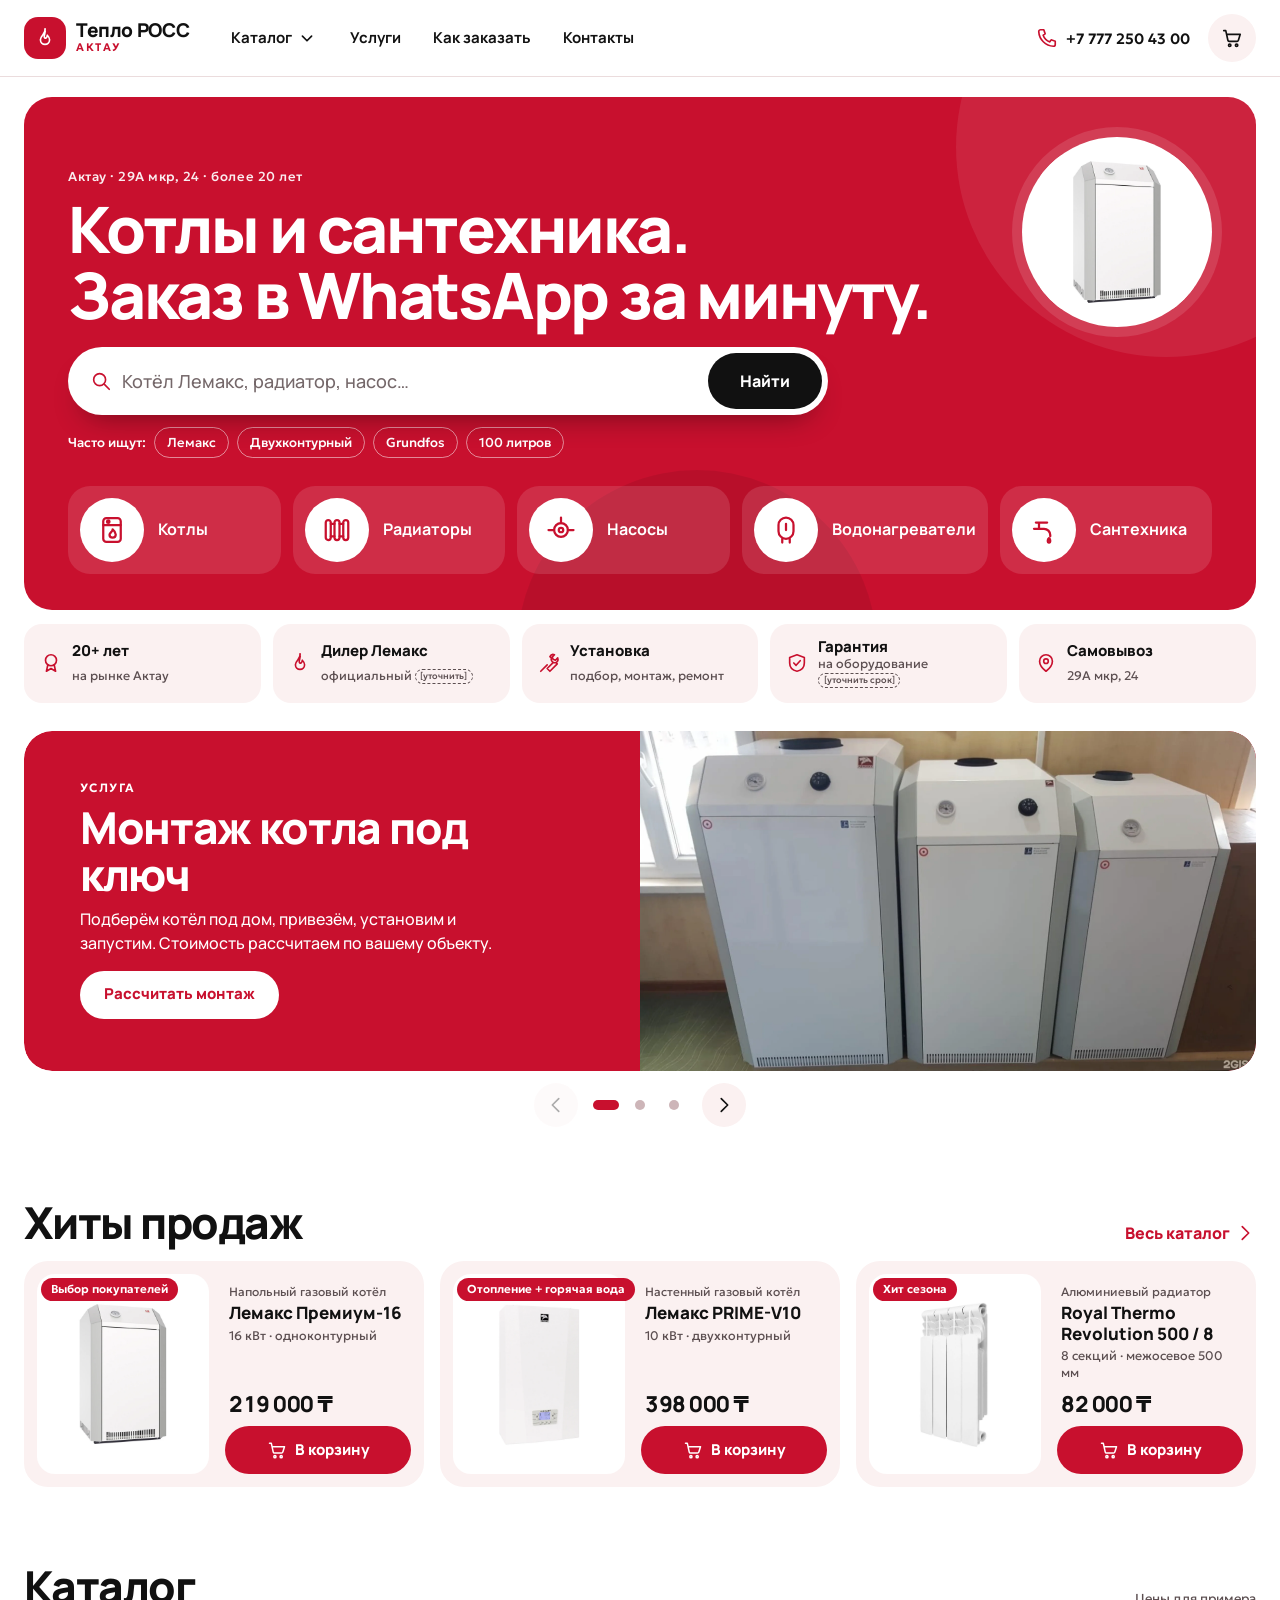
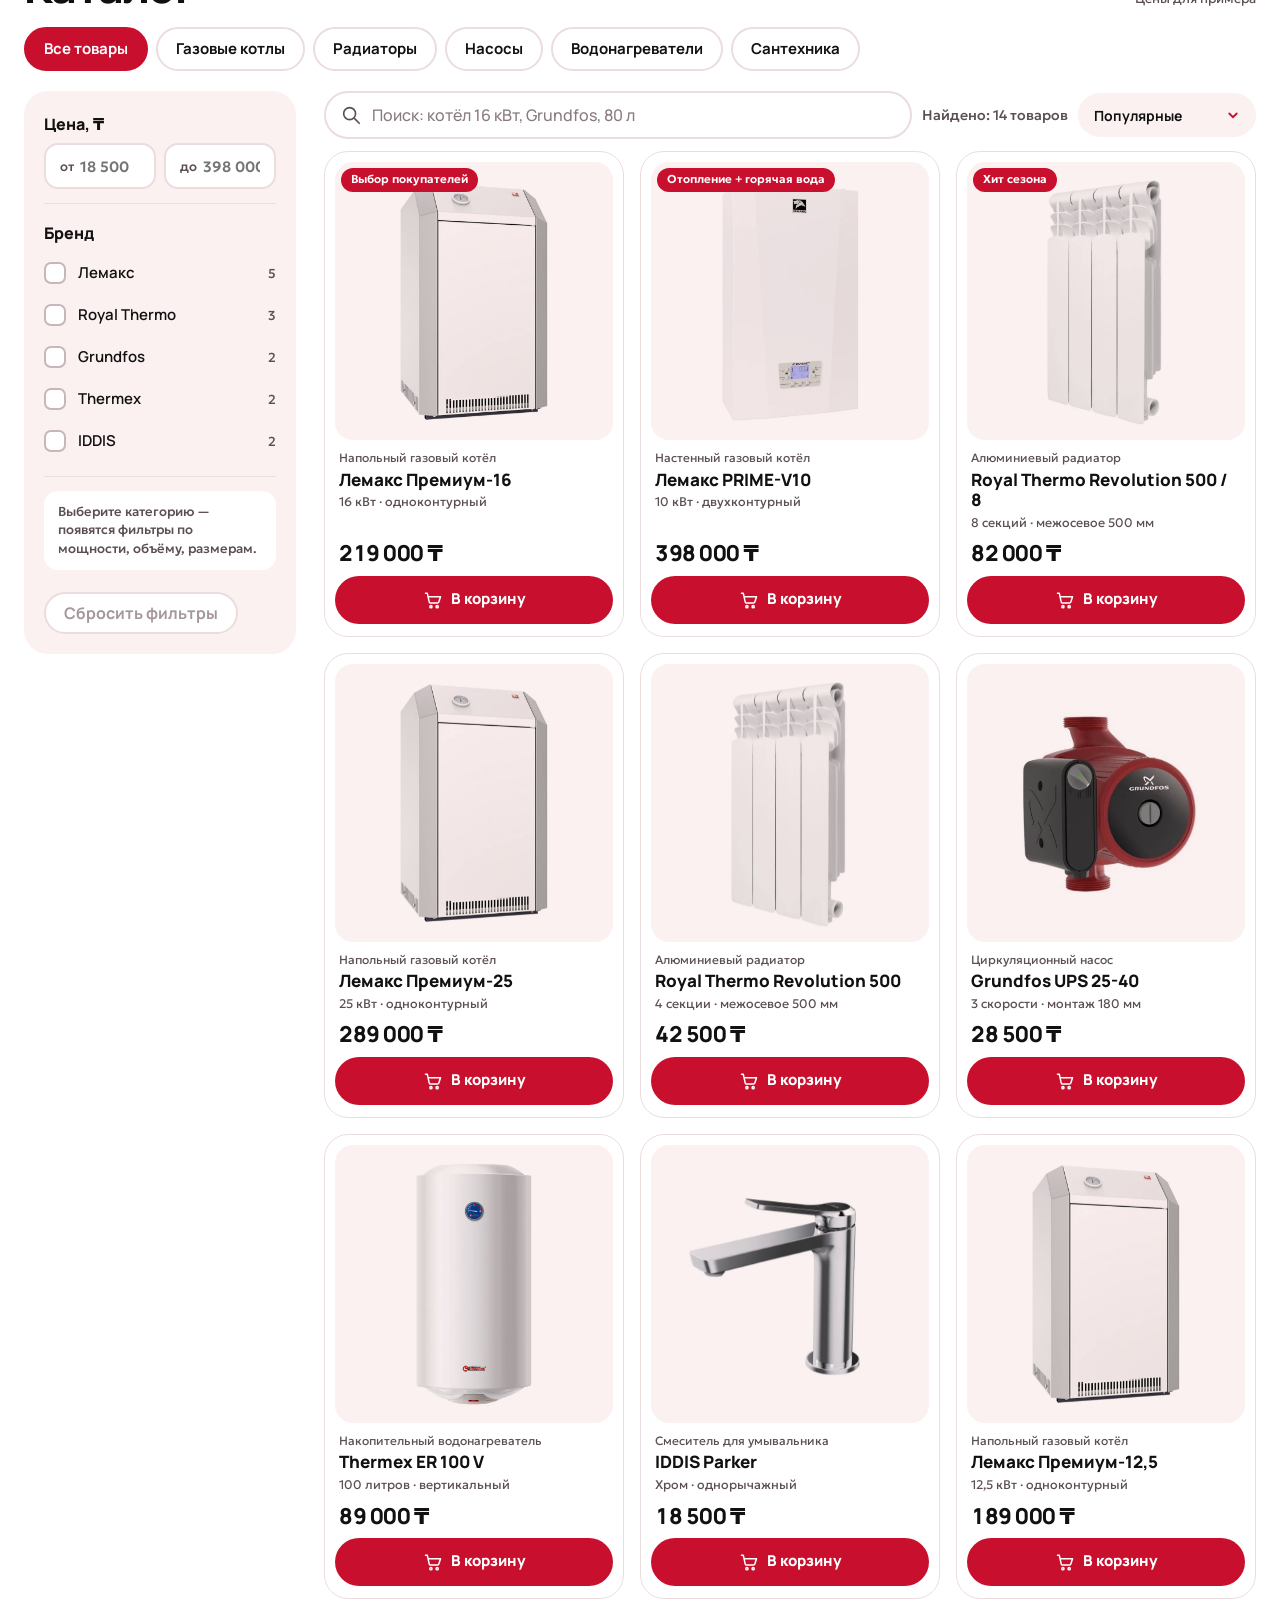
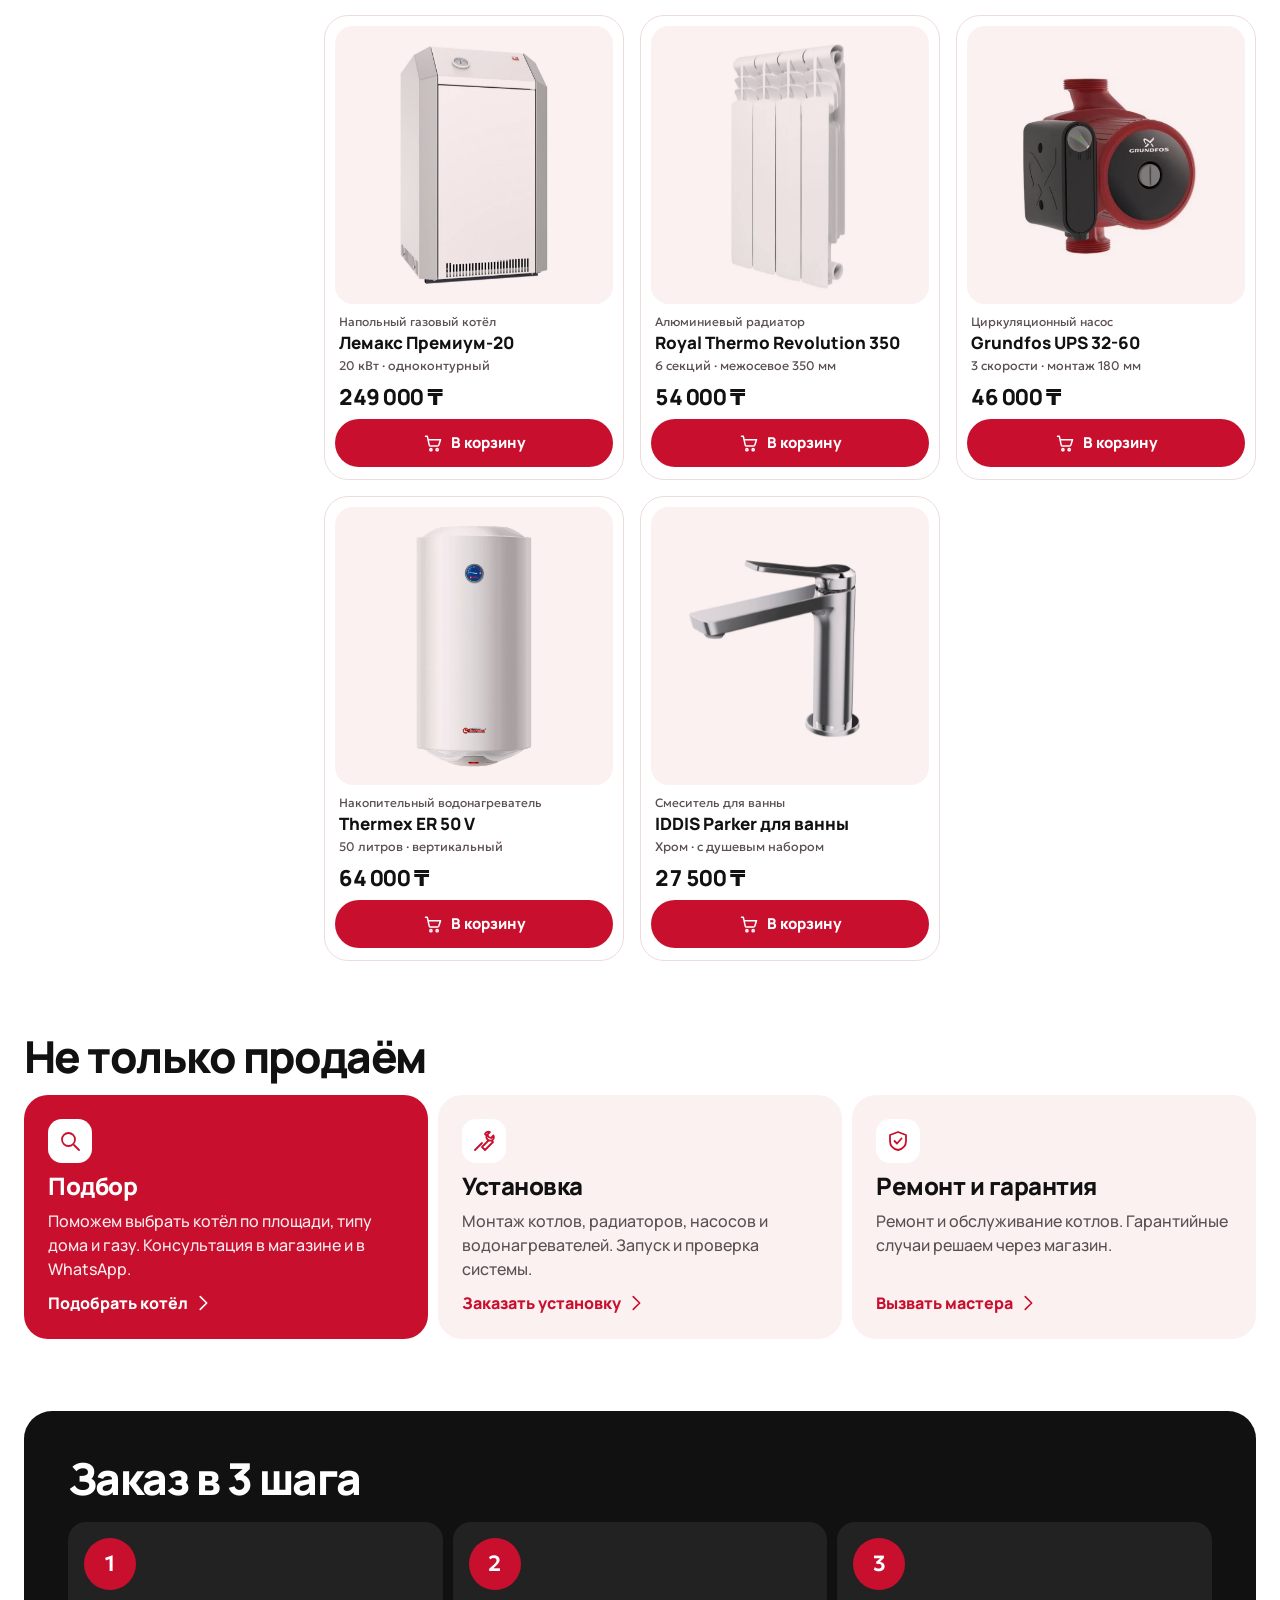
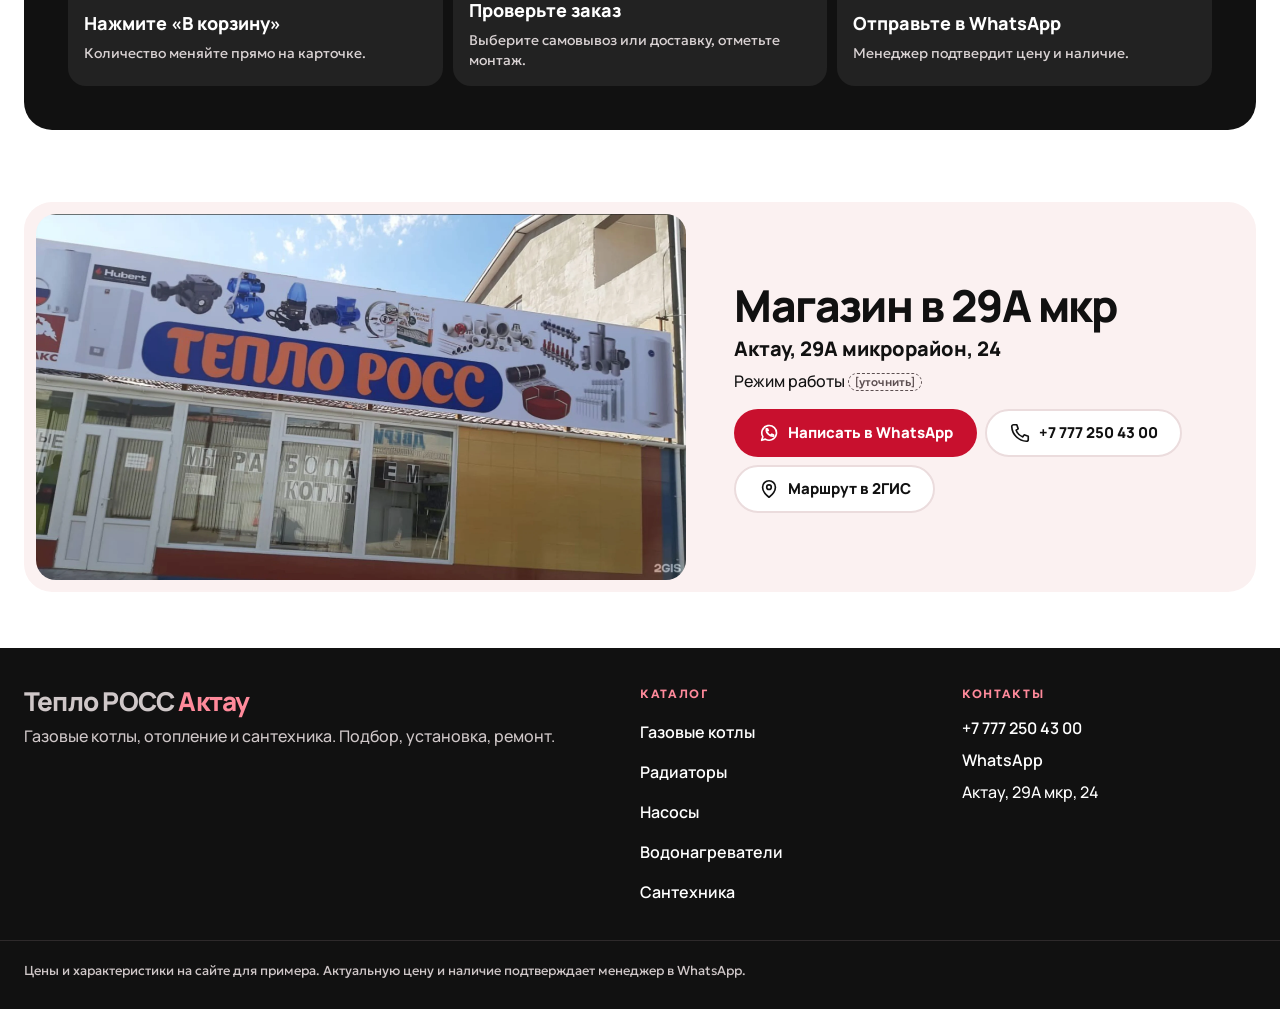
<file: concepts/c-zakaz/index.html>
<!doctype html>
<html lang="ru">
<head>
<meta charset="utf-8">
<meta name="viewport" content="width=device-width,initial-scale=1,viewport-fit=cover">
<meta name="theme-color" content="#C8102E">
<meta name="description" content="Тепло РОСС Актау: газовые котлы Лемакс, радиаторы, насосы, водонагреватели и сантехника. Заказ в WhatsApp, самовывоз в 29А мкр, установка и ремонт.">
<title>Тепло РОСС Актау — быстрый заказ котлов и сантехники</title>
<link rel="icon" type="image/svg+xml" href="data:image/svg+xml,%3Csvg xmlns='http://www.w3.org/2000/svg' viewBox='0 0 40 40'%3E%3Crect width='40' height='40' rx='12' fill='%23C8102E'/%3E%3Cpath d='M22 6C24 15 12 16 13 25C14 35 30 33 29 23C29 20 27 18 26 17C26 23 22 25 20 22C17 18 25 14 22 6' fill='white'/%3E%3C/svg%3E">
<link rel="preconnect" href="https://fonts.googleapis.com">
<link rel="preconnect" href="https://fonts.gstatic.com" crossorigin>
<link href="https://fonts.googleapis.com/css2?family=Geologica:wght@400;500;600&family=Manrope:wght@500;600;700;800&display=swap" rel="stylesheet">
<link rel="stylesheet" href="styles.css">
<script type="module" src="app.js"></script>
</head>
<body>
<a class="skip" href="#catalog">Перейти к каталогу</a>

<header class="header">
 <div class="wrap header-row">
  <a class="logo" href="./" aria-label="Тепло РОСС Актау — на главную">
   <span class="logo-mark"><span data-icon="flame"></span></span>
   <span class="logo-text">Тепло РОСС<small>Актау</small></span>
  </a>
  <nav class="nav" aria-label="Основное меню">
   <div class="dd">
    <button class="nav-link" type="button" id="cat-btn" aria-expanded="false" aria-controls="cat-menu">Каталог <span data-icon="chevron"></span></button>
    <ul class="dd-menu" id="cat-menu" hidden></ul>
   </div>
   <a class="nav-link" href="#services">Услуги</a>
   <a class="nav-link" href="#how">Как заказать</a>
   <a class="nav-link" href="#contacts">Контакты</a>
  </nav>
  <div class="header-actions">
   <a class="phone" href="tel:+77772504300"><span data-icon="phone"></span><span>+7 777 250 43 00</span></a>
   <button class="cart-btn" type="button" data-act="cart" aria-label="Корзина, товаров: 0"><span data-icon="cart"></span><span class="badge" id="cart-badge" hidden>0</span></button>
   <button class="burger" type="button" aria-expanded="false" aria-controls="mnav" aria-label="Меню"><span data-icon="menu"></span></button>
  </div>
 </div>
 <nav class="mnav" id="mnav" aria-label="Мобильное меню" hidden>
  <ul class="mnav-cats" id="mnav-cats"></ul>
  <a href="#services">Услуги: монтаж и ремонт</a>
  <a href="#how">Как заказать</a>
  <a href="#contacts">Адрес и контакты</a>
  <a class="btn btn-red" href="tel:+77772504300"><span data-icon="phone"></span>Позвонить: +7 777 250 43 00</a>
 </nav>
</header>

<main id="main">
 <section class="wrap hero" aria-labelledby="hero-title">
  <div class="hero-top">
   <div>
    <p class="hero-eyebrow">Актау · 29А мкр, 24 · более 20 лет</p>
    <h1 id="hero-title">Котлы и сантехника.<br>Заказ в WhatsApp за минуту.</h1>
   </div>
   <div class="hero-img" aria-hidden="true"><img src="../../assets/lemaks.webp" alt="" width="220" height="220"></div>
  </div>
  <form class="search" id="search" role="search">
   <label class="sr" for="q">Поиск по каталогу</label>
   <span data-icon="search"></span>
   <input id="q" type="search" autocomplete="off" placeholder="Котёл Лемакс, радиатор, насос…" role="combobox" aria-expanded="false" aria-controls="q-list" aria-autocomplete="list">
   <button class="search-go" type="submit">Найти</button>
   <ul class="suggest" id="q-list" role="listbox" aria-label="Подсказки" hidden></ul>
  </form>
  <div class="quick" aria-label="Частые запросы">
   <span>Часто ищут:</span>
   <button type="button" data-act="q" data-q="Лемакс">Лемакс</button>
   <button type="button" data-act="q" data-q="двухконтурный">Двухконтурный</button>
   <button type="button" data-act="q" data-q="Grundfos">Grundfos</button>
   <button type="button" data-act="q" data-q="100 литров">100 литров</button>
  </div>
  <ul class="hero-cats" id="hero-cats" aria-label="Категории"></ul>
 </section>

 <section class="wrap trust" aria-label="Почему Тепло РОСС">
  <ul>
   <li><span data-icon="award"></span><b>20+ лет</b><small>на рынке Актау</small></li>
   <li><span data-icon="flame"></span><b>Дилер Лемакс</b><small>официальный <span class="tbc">[уточнить]</span></small></li>
   <li><span data-icon="wrench"></span><b>Установка</b><small>подбор, монтаж, ремонт</small></li>
   <li><span data-icon="shield"></span><b>Гарантия</b><small>на оборудование <span class="tbc">[уточнить срок]</span></small></li>
   <li><span data-icon="pin"></span><b>Самовывоз</b><small>29А мкр, 24</small></li>
  </ul>
 </section>

 <section class="wrap promo" aria-roledescription="карусель" aria-label="Акции и услуги">
  <div class="promo-track" id="promo-track" tabindex="-1">
   <article class="slide slide-red" role="group" aria-roledescription="слайд" aria-label="1 из 3">
    <div class="slide-text">
     <p class="slide-kicker">Услуга</p>
     <h2>Монтаж котла под ключ</h2>
     <p>Подберём котёл под дом, привезём, установим и запустим. Стоимость рассчитаем по вашему объекту.</p>
     <a class="btn btn-white" target="_blank" rel="noopener" data-wa="Здравствуйте! Хочу рассчитать монтаж котла под ключ.">Рассчитать монтаж</a>
    </div>
    <img src="../../assets/boilers.webp" alt="Напольные котлы Лемакс в торговом зале" loading="lazy" width="600" height="330">
   </article>
   <article class="slide slide-ink" role="group" aria-roledescription="слайд" aria-label="2 из 3">
    <div class="slide-text">
     <p class="slide-kicker">Перед отопительным сезоном</p>
     <h2>Сезонная проверка котла</h2>
     <p>Проверим котёл, автоматику и циркуляцию до холодов. Запись через WhatsApp.</p>
     <a class="btn btn-red" target="_blank" rel="noopener" data-wa="Здравствуйте! Хочу записаться на сезонную проверку котла.">Записаться</a>
    </div>
    <img src="../../assets/wall-boiler.webp" alt="Настенный газовый котёл" loading="lazy" width="330" height="330" class="slide-product">
   </article>
   <article class="slide slide-pink" role="group" aria-roledescription="слайд" aria-label="3 из 3">
    <div class="slide-text">
     <p class="slide-kicker">Оплата</p>
     <h2>Рассрочка <span class="tbc">[уточнить]</span></h2>
     <p>Условия рассрочки и партнёров подтвердит менеджер магазина.</p>
     <a class="btn btn-red" target="_blank" rel="noopener" data-wa="Здравствуйте! Какие условия рассрочки на котлы?">Узнать условия</a>
    </div>
    <img src="../../assets/water-heater.webp" alt="Накопительный водонагреватель" loading="lazy" width="170" height="330" class="slide-product">
   </article>
  </div>
  <div class="promo-nav">
   <button type="button" class="round" id="promo-prev" aria-label="Предыдущий слайд"><span data-icon="left"></span></button>
   <div class="dots" id="promo-dots"></div>
   <button type="button" class="round" id="promo-next" aria-label="Следующий слайд"><span data-icon="right"></span></button>
  </div>
 </section>

 <section class="wrap block" aria-labelledby="hits-title">
  <div class="block-head"><h2 id="hits-title">Хиты продаж</h2><a class="more" href="#catalog">Весь каталог <span data-icon="right"></span></a></div>
  <div class="hits" id="hits"></div>
 </section>

 <section class="wrap block catalog" id="catalog" tabindex="-1" aria-labelledby="cat-title">
  <div class="block-head"><h2 id="cat-title">Каталог</h2><p class="demo">Цены для примера</p></div>
  <div class="chips" id="chips" role="group" aria-label="Категория"></div>
  <div class="cat-layout">
   <aside class="filters-home" id="filters-home" aria-label="Фильтры"><div id="fx-box"></div></aside>
   <div class="results">
    <div class="toolbar">
     <button type="button" class="filter-btn" data-act="filters"><span data-icon="sliders"></span>Фильтры<span class="badge" id="filter-badge" hidden></span></button>
     <label class="cq"><span class="sr">Поиск в каталоге</span><span data-icon="search"></span><input type="search" id="cq" placeholder="Поиск: котёл 16 кВт, Grundfos, 80 л" autocomplete="off"></label>
     <p class="found" id="found" aria-live="polite"></p>
     <div id="sort-box"></div>
    </div>
    <div id="active-filters"></div>
    <div class="grid" id="grid"></div>
   </div>
  </div>
 </section>

 <section class="wrap block" id="services" aria-labelledby="srv-title">
  <div class="block-head"><h2 id="srv-title">Не только продаём</h2></div>
  <div class="services">
   <article class="srv srv-red"><span data-icon="search"></span><h3>Подбор</h3><p>Поможем выбрать котёл по площади, типу дома и газу. Консультация в магазине и в WhatsApp.</p><a target="_blank" rel="noopener" data-wa="Здравствуйте! Помогите подобрать котёл.">Подобрать котёл <span data-icon="right"></span></a></article>
   <article class="srv"><span data-icon="wrench"></span><h3>Установка</h3><p>Монтаж котлов, радиаторов, насосов и водонагревателей. Запуск и проверка системы.</p><a target="_blank" rel="noopener" data-wa="Здравствуйте! Нужна установка оборудования.">Заказать установку <span data-icon="right"></span></a></article>
   <article class="srv"><span data-icon="shield"></span><h3>Ремонт и гарантия</h3><p>Ремонт и обслуживание котлов. Гарантийные случаи решаем через магазин.</p><a target="_blank" rel="noopener" data-wa="Здравствуйте! Нужен ремонт котла.">Вызвать мастера <span data-icon="right"></span></a></article>
  </div>
 </section>

 <section class="wrap block" id="how" aria-labelledby="how-title">
  <div class="how">
   <h2 id="how-title">Заказ в 3 шага</h2>
   <ol>
    <li><b>Нажмите «В корзину»</b><span>Количество меняйте прямо на карточке.</span></li>
    <li><b>Проверьте заказ</b><span>Выберите самовывоз или доставку, отметьте монтаж.</span></li>
    <li><b>Отправьте в WhatsApp</b><span>Менеджер подтвердит цену и наличие.</span></li>
   </ol>
  </div>
 </section>

 <section class="wrap block" id="contacts" aria-labelledby="shop-title">
  <div class="shop">
   <img src="../../assets/store.webp" alt="Фасад магазина Тепло РОСС в Актау" loading="lazy" width="640" height="360">
   <div class="shop-info">
    <h2 id="shop-title">Магазин в 29А мкр</h2>
    <p class="shop-addr">Актау, 29А микрорайон, 24</p>
    <p>Режим работы <span class="tbc">[уточнить]</span></p>
    <div class="shop-actions">
     <a class="btn btn-red" target="_blank" rel="noopener" data-wa="Здравствуйте! У меня вопрос по оборудованию."><span data-icon="wa"></span>Написать в WhatsApp</a>
     <a class="btn btn-line" href="tel:+77772504300"><span data-icon="phone"></span>+7 777 250 43 00</a>
     <a class="btn btn-line" href="https://2gis.kz/aktau/search/%D0%A2%D0%B5%D0%BF%D0%BB%D0%BE%20%D0%A0%D0%9E%D0%A1%D0%A1" target="_blank" rel="noopener"><span data-icon="pin"></span>Маршрут в 2ГИС</a>
    </div>
   </div>
  </div>
 </section>
</main>

<footer class="footer">
 <div class="wrap footer-grid">
  <div>
   <p class="footer-logo">Тепло РОСС <span>Актау</span></p>
   <p>Газовые котлы, отопление и сантехника. Подбор, установка, ремонт.</p>
  </div>
  <div>
   <h2>Каталог</h2>
   <ul id="footer-cats"></ul>
  </div>
  <div>
   <h2>Контакты</h2>
   <ul>
    <li><a href="tel:+77772504300">+7 777 250 43 00</a></li>
    <li><a target="_blank" rel="noopener" data-wa="Здравствуйте!">WhatsApp</a></li>
    <li>Актау, 29А мкр, 24</li>
   </ul>
  </div>
 </div>
 <p class="wrap footer-note">Цены и характеристики на сайте для примера. Актуальную цену и наличие подтверждает менеджер в WhatsApp.</p>
</footer>

<div class="orderbar" id="orderbar" hidden>
 <button type="button" class="orderbar-sum" data-act="cart"><span data-icon="cart"></span><span id="bar-text"></span></button>
 <a class="orderbar-go" id="bar-go" target="_blank" rel="noopener"><span data-icon="wa"></span>Заказать<span class="hide-sm">&nbsp;в WhatsApp</span></a>
</div>

<dialog class="sheet" id="cart-dlg" aria-labelledby="cart-title">
 <div class="sheet-in">
  <div class="sheet-head"><h2 id="cart-title" tabindex="-1">Корзина</h2><button type="button" class="round" data-act="close" aria-label="Закрыть корзину"><span data-icon="close"></span></button></div>
  <div class="sheet-body" id="cart-body"></div>
  <div class="sheet-foot" id="cart-foot"></div>
 </div>
</dialog>

<dialog class="sheet" id="filter-dlg" aria-labelledby="filter-title">
 <div class="sheet-in">
  <div class="sheet-head"><h2 id="filter-title">Фильтры</h2><button type="button" class="round" data-act="close" aria-label="Закрыть фильтры"><span data-icon="close"></span></button></div>
  <div class="sheet-body" id="sheet-body"></div>
  <div class="sheet-foot filters-foot"><button type="button" class="btn btn-red" data-act="close" id="filter-apply">Показать</button></div>
 </div>
</dialog>

<dialog class="sheet sheet-wide" id="product-dlg" aria-labelledby="product-title">
 <div class="sheet-in">
  <div class="sheet-head sheet-head-float"><button type="button" class="round" data-act="close" aria-label="Закрыть"><span data-icon="close"></span></button></div>
  <div class="sheet-body" id="product-body"></div>
 </div>
</dialog>

<div class="toast" id="toast" role="status" aria-live="polite"></div>
<noscript><p class="wrap">Для каталога и корзины включите JavaScript. Заказ по телефону: +7 777 250 43 00.</p></noscript>
</body>
</html>
</file>
<file: concepts/a-vitrina/styles.css>
:root {
  --white: #FFFFFF;
  --paper: #F6F4F1;
  --ink: #16171A;
  --muted: #5B5C61;
  --line: #DCD8D1;
  --red: #D21F26;
  --red-dark: #A8161C;
  --gutter: clamp(16px, 4vw, 56px);
  --font: 'Onest', system-ui, -apple-system, 'Segoe UI', sans-serif;
  --ease: cubic-bezier(.2, .7, .2, 1);
  color-scheme: light;
}

*, *::before, *::after { box-sizing: border-box; }
html { scroll-behavior: smooth; scroll-padding-top: 88px; -webkit-text-size-adjust: 100%; }
body { margin: 0; background: var(--white); color: var(--ink); font: 400 16px/1.55 var(--font); overflow-x: hidden; }
img { display: block; max-width: 100%; height: auto; }
a { color: inherit; }
button, input, select, textarea { font: inherit; color: inherit; }
button { cursor: pointer; }
button:disabled { cursor: not-allowed; }
svg { width: 20px; height: 20px; flex: none; }
h1, h2, h3, p, ul, ol, dl, dd, figure { margin: 0; }
ul, ol { padding: 0; list-style: none; }
:focus-visible { outline: 2px solid var(--ink); outline-offset: 3px; }
.btn-red:focus-visible, .add:focus-visible { outline-color: var(--ink); }

.wrap { width: 100%; max-width: 1440px; margin-inline: auto; padding-inline: var(--gutter); }
.sr-only { position: absolute; width: 1px; height: 1px; overflow: hidden; clip-path: inset(50%); white-space: nowrap; }
.skip { position: absolute; left: 16px; top: -60px; z-index: 100; background: var(--ink); color: var(--white); padding: 10px 16px; text-decoration: none; }
.skip:focus { top: 8px; }

/* ---------- type ---------- */
.display { font-size: clamp(48px, 7vw, 96px); font-weight: 600; line-height: .94; letter-spacing: -.045em; text-wrap: balance; }
.h1 { font-size: clamp(34px, 4.4vw, 64px); font-weight: 600; line-height: 1; letter-spacing: -.035em; text-wrap: balance; }
.h2 { font-size: clamp(26px, 2.6vw, 36px); font-weight: 600; line-height: 1.1; letter-spacing: -.025em; }
.h3 { font-size: 22px; font-weight: 600; line-height: 1.2; letter-spacing: -.015em; }
.display-s { font-size: 32px; font-weight: 600; letter-spacing: -.03em; line-height: 1.05; }
.eyebrow { font-size: 13px; font-weight: 500; letter-spacing: .08em; text-transform: uppercase; color: var(--muted); }
.lead { font-size: clamp(17px, 1.4vw, 20px); line-height: 1.5; color: var(--muted); max-width: 36em; }
.small { font-size: 13px; color: var(--muted); line-height: 1.45; }
.muted { color: var(--muted); font-weight: 400; }
.price { color: var(--red); font-weight: 600; font-variant-numeric: tabular-nums; letter-spacing: -.01em; white-space: nowrap; }
.price-l { font-size: 24px; }
.price-xl { font-size: clamp(30px, 3vw, 40px); letter-spacing: -.03em; }
.tbc { font-style: normal; font-weight: 400; font-size: .82em; color: var(--muted); letter-spacing: 0; text-transform: none; }

/* ---------- buttons & links ---------- */
.btn { display: inline-flex; align-items: center; justify-content: center; gap: 10px; min-height: 52px; padding: 0 28px; border: 1px solid transparent; border-radius: 999px; font-weight: 500; text-decoration: none; white-space: nowrap; transition: background .2s, color .2s, border-color .2s, transform .2s var(--ease); }
.btn:active:not(:disabled) { transform: scale(.98); }
.btn-red { background: var(--red); color: var(--white); }
.btn-red:hover { background: var(--red-dark); }
.btn-ink { background: var(--ink); color: var(--white); }
.btn-ink:hover { background: #33353b; }
.btn-line { background: transparent; border-color: var(--ink); }
.btn-line:hover { background: var(--ink); color: var(--white); }
.btn-wide { width: 100%; }
.btn:disabled { background: var(--paper); color: var(--muted); border-color: var(--line); }
.link-arrow { display: inline-flex; align-items: center; gap: 8px; font-weight: 500; text-decoration: none; border-bottom: 1px solid var(--line); padding-bottom: 2px; transition: border-color .2s, gap .2s var(--ease); }
.link-arrow:hover { border-color: var(--ink); gap: 12px; }
.link-arrow svg { width: 18px; height: 18px; }
.text-btn { background: none; border: 0; padding: 6px 0; color: var(--muted); text-decoration: underline; text-underline-offset: 3px; font-size: 14px; }
.text-btn:hover { color: var(--ink); }
.text-btn:disabled { opacity: .45; text-decoration: none; }
.icon-btn { display: inline-grid; place-items: center; width: 44px; height: 44px; border: 0; border-radius: 50%; background: transparent; position: relative; transition: background .2s; }
.icon-btn:hover { background: var(--paper); }
.icon-btn svg { width: 22px; height: 22px; }

/* ---------- header ---------- */
.topline { border-bottom: 1px solid var(--line); font-size: 13px; color: var(--muted); }
.topline-in { display: flex; justify-content: space-between; gap: 16px; padding-block: 8px; }
.topline a { text-decoration: none; color: var(--ink); white-space: nowrap; }
.topline a:hover { color: var(--red); }
.header { position: sticky; top: 0; z-index: 30; background: rgba(255,255,255,.94); backdrop-filter: blur(12px); border-bottom: 1px solid var(--line); }
.header-in { display: flex; align-items: center; gap: 24px; height: 68px; }
.logo { font-weight: 700; font-size: 20px; letter-spacing: -.03em; text-decoration: none; display: inline-flex; align-items: baseline; gap: 8px; white-space: nowrap; }
.logo span { font-weight: 400; font-size: 13px; letter-spacing: .06em; text-transform: uppercase; color: var(--muted); }
.logo::before { content: ''; width: 10px; height: 10px; border-radius: 50%; background: var(--red); align-self: center; }
.nav { display: flex; gap: 4px; margin-left: 24px; }
.nav-link { display: inline-flex; align-items: center; gap: 4px; padding: 10px 14px; border: 0; background: none; text-decoration: none; font-size: 15px; font-weight: 500; border-radius: 999px; transition: background .2s, color .2s; }
.nav-link:hover, .nav-link[aria-expanded="true"] { background: var(--paper); }
.nav-link svg { width: 16px; height: 16px; transition: transform .2s; }
.nav-link[aria-expanded="true"] svg { transform: rotate(180deg); }
.header-actions { margin-left: auto; display: flex; align-items: center; gap: 4px; }
.phone { font-variant-numeric: tabular-nums; margin-right: 8px; }
.badge { position: absolute; top: 4px; right: 2px; min-width: 18px; height: 18px; padding: 0 5px; border-radius: 9px; background: var(--red); color: var(--white); font-size: 11px; font-weight: 600; line-height: 18px; text-align: center; font-variant-numeric: tabular-nums; }

.mega { position: absolute; inset: 100% 0 auto; background: var(--white); border-bottom: 1px solid var(--line); animation: drop .25s var(--ease); }
@keyframes drop { from { opacity: 0; transform: translateY(-8px); } }
.mega-in { display: grid; grid-template-columns: 1.3fr 1fr .8fr; gap: 48px; padding-block: 40px 48px; }
.mega-list a { display: flex; justify-content: space-between; align-items: baseline; gap: 16px; padding: 12px 0; border-bottom: 1px solid var(--line); text-decoration: none; font-size: 28px; font-weight: 500; letter-spacing: -.025em; transition: color .2s, padding .25s var(--ease); }
.mega-list a small { font-size: 13px; color: var(--muted); letter-spacing: 0; font-weight: 400; }
.mega-list a:hover, .mega-list a:focus-visible { color: var(--red); padding-left: 10px; }
.mega-figure { background: var(--paper); aspect-ratio: 1; max-height: 340px; display: grid; place-items: center; position: relative; }
.mega-figure img { width: 72%; aspect-ratio: 1; object-fit: contain; mix-blend-mode: multiply; }
.mega-figure figcaption { position: absolute; left: 16px; bottom: 12px; font-size: 13px; color: var(--muted); }
.mega-side { display: flex; flex-direction: column; gap: 14px; align-items: flex-start; padding-top: 12px; }
.mega-note { font-size: 18px; line-height: 1.4; }

/* ---------- hero ---------- */
.hero { display: grid; grid-template-columns: 1.1fr 1fr; gap: clamp(24px, 4vw, 72px); align-items: center; padding-block: clamp(32px, 6vw, 96px) clamp(32px, 4vw, 64px); }
.hero-text { display: flex; flex-direction: column; gap: 28px; align-items: flex-start; }
.hero-cta { display: flex; flex-wrap: wrap; align-items: center; gap: 16px 28px; }
.hero-figure { position: relative; background: var(--paper); aspect-ratio: 4 / 5; display: grid; place-items: center; overflow: hidden; }
.hero-figure img { width: 78%; aspect-ratio: 1; object-fit: contain; mix-blend-mode: multiply; animation: rise 1s var(--ease) both; }
@keyframes rise { from { opacity: 0; transform: translateY(24px); } }
.hero-figure figcaption { position: absolute; left: 0; right: 0; bottom: 0; }
.hero-cap { width: 100%; display: flex; justify-content: space-between; gap: 12px; padding: 18px 24px; border: 0; border-top: 1px solid var(--line); background: rgba(246,244,241,.9); text-align: left; font-weight: 500; }
.hero-cap:hover span:first-child { text-decoration: underline; text-underline-offset: 3px; }

.facts ul { display: grid; grid-template-columns: repeat(4, 1fr); border-top: 1px solid var(--ink); }
.facts li { padding: 20px 20px 4px 0; display: flex; flex-direction: column; gap: 2px; }
.facts li + li { padding-left: 20px; border-left: 1px solid var(--line); }
.facts strong { font-size: clamp(22px, 2.2vw, 32px); font-weight: 600; letter-spacing: -.03em; }
.facts span { color: var(--muted); font-size: 15px; }

/* ---------- sections ---------- */
.section { padding-block: clamp(56px, 8vw, 120px) 0; }
.section-head { display: flex; justify-content: space-between; align-items: flex-end; gap: 16px 32px; flex-wrap: wrap; margin-bottom: clamp(24px, 3vw, 40px); }
.section-paper { background: var(--paper); margin-top: clamp(56px, 8vw, 120px); padding-block: clamp(56px, 8vw, 120px); }

/* bento */
.bento { display: grid; grid-template-columns: repeat(4, 1fr); grid-auto-rows: clamp(220px, 20vw, 300px); gap: 12px; }
.tile { position: relative; display: block; overflow: hidden; background: var(--paper); text-decoration: none; padding: 24px; isolation: isolate; }
.tile img { position: absolute; z-index: -1; right: 6%; bottom: 6%; width: 52%; height: 70%; object-fit: contain; object-position: right bottom; mix-blend-mode: multiply; transition: transform .6s var(--ease); }
.tile:hover img { transform: scale(1.05); }
.tile-text { display: flex; flex-direction: column; gap: 4px; max-width: 60%; }
.tile-title { font-size: clamp(20px, 1.8vw, 28px); font-weight: 600; letter-spacing: -.025em; line-height: 1.1; }
.tile:hover .tile-title { text-decoration: underline; text-decoration-thickness: 1px; text-underline-offset: 4px; }
.tile-note { font-size: 14px; color: var(--muted); }
.tile-count { position: absolute; left: 24px; bottom: 18px; font-size: 13px; color: var(--muted); font-variant-numeric: tabular-nums; }
.tile-boilers { grid-column: 1 / 3; grid-row: 1 / 3; }
.tile-radiators { grid-column: 4; grid-row: 1; }
.tile-pumps { grid-column: 4; grid-row: 2; }
.tile-plumbing { grid-column: 1; grid-row: 3; }
.tile-boilers .tile-title { font-size: clamp(32px, 3.6vw, 56px); }
.tile-boilers img { width: 62%; height: 78%; }
.tile-water { grid-column: 3; grid-row: 1 / 3; }
.tile-water img { width: 70%; height: 72%; right: 15%; object-position: center bottom; }
.tile-store { grid-column: 2 / 5; grid-row: 3; color: var(--white); display: flex; align-items: flex-end; }
.tile-store img { inset: 0; width: 100%; height: 100%; object-fit: cover; object-position: center 25%; mix-blend-mode: normal; z-index: -2; }
.tile-store::before { content: ''; position: absolute; inset: 0; z-index: -1; background: linear-gradient(transparent 30%, rgba(22,23,26,.82)); }
.tile-store .tile-text { max-width: none; }
.tile-store .tile-note { color: rgba(255,255,255,.88); }

/* promo */
.promo { margin-top: clamp(56px, 8vw, 120px); background: var(--paper); }
.promo-in { display: grid; grid-template-columns: 1.2fr 1fr; align-items: stretch; padding-inline: 0; }
.promo-img { width: 100%; height: 100%; min-height: 360px; object-fit: cover; }
.promo-text { padding: clamp(32px, 5vw, 80px) var(--gutter); display: flex; flex-direction: column; gap: 24px; align-items: flex-start; justify-content: center; }
.promo-steps { width: 100%; }
.promo-steps li { display: grid; grid-template-columns: 44px 1fr; padding: 14px 0; border-top: 1px solid var(--line); font-size: 17px; }
.promo-steps li:last-child { border-bottom: 1px solid var(--line); }
.promo-steps span { color: var(--red); font-weight: 600; font-variant-numeric: tabular-nums; }

/* ---------- catalog ---------- */
.catalog:focus { outline: none; }
.demo-note { font-size: 13px; color: var(--muted); max-width: 30em; }
.toolbar { display: flex; gap: 20px; align-items: center; padding-bottom: 16px; border-bottom: 1px solid var(--line); }
.search { position: relative; flex: 1; min-width: 0; }
.search svg { position: absolute; left: 0; top: 50%; translate: 0 -50%; color: var(--muted); }
.search input { width: 100%; height: 52px; padding: 0 8px 0 32px; border: 0; border-bottom: 1px solid var(--ink); background: transparent; font-size: 18px; border-radius: 0; }
.search input::placeholder { color: #75767b; }
.search input:focus { outline: none; border-bottom-width: 2px; }
.search:focus-within svg { color: var(--ink); }
.sort, .select-field { display: flex; align-items: center; gap: 10px; margin-left: auto; font-size: 14px; color: var(--muted); }
.select-field { margin-left: 0; }
select { appearance: none; height: 44px; padding: 0 40px 0 16px; border: 1px solid var(--line); border-radius: 999px; background: var(--white) url("data:image/svg+xml,%3Csvg xmlns='http://www.w3.org/2000/svg' viewBox='0 0 24 24'%3E%3Cpath d='m6 9 6 6 6-6' fill='none' stroke='%2316171A' stroke-width='1.6'/%3E%3C/svg%3E") right 14px center / 16px no-repeat; color: var(--ink); font-weight: 500; font-size: 15px; transition: border-color .2s; }
select:hover { border-color: var(--ink); }
select:focus-visible { outline: 2px solid var(--ink); outline-offset: 2px; }

.chips { display: flex; flex-wrap: wrap; gap: 8px; }
.chips[hidden] { display: none; }
.cats { padding-top: 20px; }
.chip { min-height: 40px; padding: 0 18px; border: 1px solid var(--line); border-radius: 999px; background: var(--white); font-size: 15px; font-weight: 500; white-space: nowrap; transition: border-color .2s, background .2s, color .2s; }
.chip:hover { border-color: var(--ink); }
.chip[aria-pressed="true"] { background: var(--ink); border-color: var(--ink); color: var(--white); }
.cats .chip[aria-pressed="true"] { background: var(--red); border-color: var(--red); }
.result-count { margin: 0; font-size: 14px; color: var(--muted); white-space: nowrap; font-variant-numeric: tabular-nums; }
.sort { margin-left: 0; }

/* sidebar filters (shared markup from ../catalog.mjs) */
.cat-layout { display: grid; grid-template-columns: 264px minmax(0, 1fr); gap: 48px; margin-top: 32px; align-items: start; }
.filters-home { position: sticky; top: 96px; max-height: calc(100dvh - 112px); overflow-y: auto; padding-right: 4px; scrollbar-width: thin; }
.fx { display: flex; flex-direction: column; }
.fx-group { border: 0; margin: 0; padding: 20px 0; border-top: 1px solid var(--line); min-width: 0; }
.fx-group:first-child { border-top-color: var(--ink); }
.fx-title { padding: 0; margin-bottom: 12px; font-size: 15px; font-weight: 600; letter-spacing: -.01em; float: left; width: 100%; }
.fx-title + * { clear: both; }
.fx-hint, .fx-note { margin: 0 0 10px; font-size: 13px; color: var(--muted); line-height: 1.4; }
.fx-note { padding: 16px 0; border-top: 1px solid var(--line); }
.fx-check { display: flex; align-items: center; gap: 12px; min-height: 40px; cursor: pointer; font-size: 15px; }
.fx-check input { appearance: none; flex: none; width: 20px; height: 20px; margin: 0; border: 1px solid #9a9890; border-radius: 4px; background: var(--white) center / 14px no-repeat; transition: background-color .15s, border-color .15s; }
.fx-check input:checked { background-color: var(--ink); border-color: var(--ink); background-image: url("data:image/svg+xml,%3Csvg xmlns='http://www.w3.org/2000/svg' viewBox='0 0 24 24'%3E%3Cpath d='m5 12 4.5 4.5L19 7' fill='none' stroke='white' stroke-width='2.4'/%3E%3C/svg%3E"); }
.fx-check:hover input:not(:disabled) { border-color: var(--ink); }
.fx-check input:focus-visible { outline: 2px solid var(--ink); outline-offset: 2px; }
.fx-label { flex: 1; line-height: 1.3; }
.fx-count { font-size: 13px; color: var(--muted); font-variant-numeric: tabular-nums; }
.fx-check.is-off { cursor: default; color: #9a9890; }
.fx-check.is-off .fx-count { color: #b5b3ac; }
.fx-range { display: grid; grid-template-columns: 1fr 1fr; gap: 8px; }
.fx-field { display: flex; align-items: center; gap: 6px; height: 44px; padding: 0 12px; border: 1px solid var(--line); border-radius: 10px; font-size: 13px; color: var(--muted); transition: border-color .2s; }
.fx-field:hover, .fx-field:focus-within { border-color: var(--ink); }
.fx-field input { width: 100%; min-width: 0; border: 0; padding: 0; background: none; font-size: 15px; color: var(--ink); font-variant-numeric: tabular-nums; -moz-appearance: textfield; }
.fx-field input::-webkit-inner-spin-button { -webkit-appearance: none; }
.fx-field input:focus { outline: none; }
.fx-field input::placeholder { color: #8b8a85; }
.fx-reset { align-self: flex-start; margin-top: 8px; padding: 10px 0; border: 0; background: none; font-size: 14px; color: var(--ink); text-decoration: underline; text-underline-offset: 3px; }
.fx-reset:disabled { color: #9a9890; text-decoration: none; cursor: default; }
.fx-applied { display: flex; flex-wrap: wrap; gap: 8px; padding: 16px 0 0; }
.fx-pill { display: inline-flex; align-items: center; gap: 8px; min-height: 36px; padding: 0 12px 0 14px; border: 1px solid var(--ink); border-radius: 999px; background: var(--white); font-size: 14px; font-weight: 500; transition: background .2s, color .2s; }
.fx-pill span { font-size: 18px; line-height: 1; color: var(--muted); }
.fx-pill:hover { background: var(--ink); color: var(--white); }
.fx-pill:hover span { color: var(--white); }
.fx-clear { min-height: 36px; padding: 0 8px; border: 0; background: none; font-size: 14px; color: var(--red); font-weight: 500; }
.fx-clear:hover { text-decoration: underline; text-underline-offset: 3px; }
.results .grid { margin-top: 20px; }

.grid { display: grid; grid-template-columns: repeat(3, 1fr); gap: 1px; padding: 1px; }
.card { position: relative; background: var(--white); box-shadow: 0 0 0 1px var(--line); display: flex; flex-direction: column; padding: 16px 16px 24px; }
.card-media { aspect-ratio: 1; background: var(--paper); display: grid; place-items: center; overflow: hidden; }
.card-media img { width: 72%; aspect-ratio: 1; object-fit: contain; mix-blend-mode: multiply; transition: transform .6s var(--ease); }
.card:hover .card-media img { transform: scale(1.05); }
.card-tag { position: absolute; top: 28px; left: 28px; font-size: 12px; font-weight: 500; letter-spacing: .04em; text-transform: uppercase; background: var(--white); padding: 4px 10px; border-radius: 999px; }
.card-body { display: flex; flex-direction: column; gap: 6px; padding: 20px 8px 0; flex: 1; }
.card-kind { font-size: 13px; color: var(--muted); }
.card-title { font-size: clamp(18px, 1.6vw, 24px); font-weight: 600; letter-spacing: -.025em; line-height: 1.15; }
.card-link { all: unset; cursor: pointer; }
.card-link::after { content: ''; position: absolute; inset: 0; }
.card-link:focus-visible { outline: none; }
.card:has(.card-link:focus-visible) { outline: 2px solid var(--ink); outline-offset: -4px; z-index: 1; }
.card:hover .card-title { text-decoration: underline; text-decoration-thickness: 1px; text-underline-offset: 4px; }
.card-specs { display: flex; flex-wrap: wrap; gap: 4px 14px; font-size: 14px; color: var(--muted); }
.card-specs li + li::before { content: ''; display: inline-block; width: 4px; height: 4px; border-radius: 50%; background: var(--line); margin: 0 10px 2px -8px; vertical-align: middle; }
.card-foot { margin-top: auto; padding-top: 18px; display: flex; align-items: center; justify-content: space-between; gap: 12px; }
.card-foot .price { font-size: 22px; }
.add { position: relative; z-index: 1; min-height: 44px; padding: 0 20px; border: 1px solid var(--ink); border-radius: 999px; background: var(--white); font-weight: 500; font-size: 15px; white-space: nowrap; transition: background .25s, color .25s, border-color .25s; }
@media (hover: hover) {
  .add { border-color: var(--line); }
  .card:hover .add { background: var(--red); border-color: var(--red); color: var(--white); }
  .card:hover .add:hover { background: var(--red-dark); border-color: var(--red-dark); }
}
.add:active { transform: scale(.97); }
.empty { grid-column: 1 / -1; background: var(--white); padding: 56px 0; display: flex; flex-direction: column; gap: 14px; align-items: flex-start; }
.empty > p:not(.h3) { color: var(--muted); max-width: 36em; }

/* ---------- why ---------- */
.why { display: grid; grid-template-columns: 1fr 1.4fr; gap: 48px; }
.why h2 { position: sticky; top: 120px; align-self: start; }
.why-list li { display: grid; grid-template-columns: 72px 1fr; gap: 16px; padding: 28px 0; border-top: 1px solid var(--line); }
.why-list li:last-child { border-bottom: 1px solid var(--line); }
.num { font-size: 15px; color: var(--red); font-weight: 600; font-variant-numeric: tabular-nums; padding-top: 4px; }
.why-list h3 { font-size: clamp(22px, 2vw, 30px); font-weight: 600; letter-spacing: -.025em; line-height: 1.15; margin-bottom: 8px; }
.why-list p { color: var(--muted); max-width: 34em; }

/* ---------- visit ---------- */
.visit { display: grid; grid-template-columns: 1.4fr 1fr; grid-template-rows: auto auto; gap: 24px clamp(24px, 4vw, 64px); }
.visit-big { grid-row: span 2; }
.visit-big img, .visit-small img { width: 100%; height: 100%; object-fit: cover; }
.visit-big img { aspect-ratio: 4 / 3; }
.visit-small img { aspect-ratio: 16 / 9; }
.visit-text { display: flex; flex-direction: column; gap: 24px; align-items: flex-start; }
.visit-dl { width: 100%; }
.visit-dl div { display: grid; grid-template-columns: 1fr 1.4fr; gap: 12px; padding: 14px 0; border-top: 1px solid var(--line); }
.visit-dl dt { color: var(--muted); font-size: 14px; }
.visit-dl dd { font-weight: 500; }
.visit-dl a { text-decoration: none; font-variant-numeric: tabular-nums; }
.visit-dl a:hover { color: var(--red); }

/* ---------- footer ---------- */
.footer { margin-top: clamp(56px, 8vw, 120px); background: var(--ink); color: #D5D6DA; font-size: 15px; }
.footer-in { display: grid; grid-template-columns: 1.6fr repeat(3, 1fr); gap: 32px; padding-block: 64px 48px; }
.logo-light { color: var(--white); }
.logo-light span { color: #A6A7AC; }
.footer-brand p { margin-top: 16px; max-width: 26em; color: #A6A7AC; }
.footer-h { font-size: 13px; font-weight: 500; letter-spacing: .08em; text-transform: uppercase; color: #A6A7AC; margin-bottom: 14px; }
.footer li { padding: 4px 0; }
.footer a { text-decoration: none; color: var(--white); }
.footer a:hover { text-decoration: underline; text-underline-offset: 3px; }
.footer :focus-visible { outline-color: var(--white); }
.footer-bottom { display: flex; justify-content: space-between; flex-wrap: wrap; gap: 8px 24px; padding-block: 20px 28px; border-top: 1px solid #34363c; color: #A6A7AC; font-size: 13px; }

/* ---------- dialogs ---------- */
dialog { padding: 0; border: 0; color: var(--ink); background: var(--white); max-width: none; max-height: none; }
dialog::backdrop { background: rgba(22,23,26,.45); }
dialog[open] { animation: fade .25s var(--ease); }
@keyframes fade { from { opacity: 0; } }
@keyframes from-right { from { transform: translateX(100%); } }
@keyframes from-bottom { from { transform: translateY(100%); } }

.drawer { margin: 0 0 0 auto; width: min(480px, 100vw); height: 100dvh; }
.drawer[open] { animation: from-right .35s var(--ease); }
.drawer-in { display: flex; flex-direction: column; height: 100%; }
.drawer-head, .sheet-head { display: flex; justify-content: space-between; align-items: center; gap: 16px; padding: 16px 16px 16px 24px; border-bottom: 1px solid var(--line); }
.steps { display: flex; gap: 16px; padding: 16px 24px; font-size: 13px; color: var(--muted); border-bottom: 1px solid var(--line); counter-reset: s; }
.steps li { display: flex; align-items: center; gap: 8px; }
.steps span { display: inline-grid; place-items: center; width: 22px; height: 22px; border-radius: 50%; border: 1px solid var(--line); font-size: 12px; font-variant-numeric: tabular-nums; }
.steps [aria-current] { color: var(--ink); font-weight: 500; }
.steps [aria-current] span { background: var(--ink); border-color: var(--ink); color: var(--white); }
.steps .done span { border-color: var(--ink); color: var(--ink); }
.lines { flex: 1; overflow-y: auto; padding: 0 24px; }
.line { display: grid; grid-template-columns: 80px 1fr auto; gap: 16px; padding: 20px 0; border-bottom: 1px solid var(--line); }
.line img { width: 80px; height: 80px; object-fit: contain; background: var(--paper); mix-blend-mode: multiply; padding: 8px; }
.line-name { font-weight: 600; line-height: 1.25; }
.line-main { display: flex; flex-direction: column; gap: 4px; min-width: 0; }
.line-ctrl { display: flex; align-items: center; gap: 16px; margin-top: 8px; }
.qty { display: inline-flex; align-items: center; border: 1px solid var(--line); border-radius: 999px; }
.qty button { width: 40px; height: 40px; border: 0; background: none; border-radius: 50%; font-size: 18px; }
.qty button:hover:not(:disabled) { background: var(--paper); }
.qty button:disabled { color: #B5B3AE; }
.qty output { min-width: 24px; text-align: center; font-variant-numeric: tabular-nums; font-weight: 500; }
.drawer-foot { margin-top: auto; padding: 20px 24px calc(20px + env(safe-area-inset-bottom)); border-top: 1px solid var(--line); display: flex; flex-direction: column; gap: 12px; background: var(--white); }
.sum { display: flex; justify-content: space-between; align-items: baseline; font-weight: 500; }
.row { display: flex; gap: 12px; align-items: center; }
.grow { flex: 1; }
.drawer-empty { flex: 1; display: flex; flex-direction: column; justify-content: center; align-items: flex-start; gap: 18px; padding: 32px 24px; }
.drawer-empty p:not(.display-s) { color: var(--muted); }

.checkout { flex: 1; display: flex; flex-direction: column; gap: 20px; padding: 24px 24px 0; overflow-y: auto; }
.checkout .drawer-foot { margin-inline: -24px; position: sticky; bottom: 0; }
fieldset { border: 0; padding: 0; margin: 0; display: flex; flex-direction: column; gap: 8px; }
legend { font-weight: 600; margin-bottom: 8px; padding: 0; }
.radio { display: flex; gap: 12px; padding: 14px 16px; border: 1px solid var(--line); border-radius: 12px; cursor: pointer; transition: border-color .2s; }
.radio:hover { border-color: var(--ink); }
.radio:has(:checked) { border-color: var(--red); box-shadow: inset 0 0 0 1px var(--red); }
.radio span { display: flex; flex-direction: column; }
.radio small { color: var(--muted); font-size: 13px; }
input[type="radio"], input[type="checkbox"] { width: 20px; height: 20px; margin: 2px 0 0; accent-color: var(--red); flex: none; }
.check { display: flex; gap: 12px; align-items: center; cursor: pointer; }
.field { display: flex; flex-direction: column; gap: 6px; }
.field label { font-size: 14px; font-weight: 500; }
.field input, .field textarea { width: 100%; padding: 12px 14px; border: 1px solid var(--line); border-radius: 12px; background: var(--white); font-size: 16px; resize: vertical; }
.field input:hover, .field textarea:hover { border-color: #9a9892; }
.field input:focus, .field textarea:focus { outline: none; border-color: var(--ink); box-shadow: 0 0 0 1px var(--ink); }
.review { flex: 1; overflow-y: auto; padding: 24px; display: flex; flex-direction: column; gap: 16px; }
.message { margin: 0; padding: 18px; background: var(--paper); border-left: 2px solid var(--red); font: 14px/1.6 var(--font); white-space: pre-wrap; word-break: break-word; font-variant-numeric: tabular-nums; }

.modal { margin: auto; width: min(1120px, calc(100vw - 48px)); max-height: calc(100dvh - 48px); overflow-y: auto; position: relative; }
.modal-close { position: absolute; top: 12px; right: 12px; z-index: 2; background: var(--white); }
.pd { display: grid; grid-template-columns: minmax(0, 1fr) minmax(0, 1fr); }
.pd-media { background: var(--paper); display: grid; place-items: center; min-height: 100%; aspect-ratio: 1; }
.pd-media img { width: 70%; aspect-ratio: 1; object-fit: contain; mix-blend-mode: multiply; }
.pd-info { padding: clamp(24px, 4vw, 56px); display: flex; flex-direction: column; gap: 16px; align-items: flex-start; }
.pd-kind { color: var(--muted); font-size: 17px; margin-top: -4px; }
.pd-specs { width: 100%; margin-block: 8px; }
.pd-specs div { display: grid; grid-template-columns: 1fr 1.3fr; gap: 12px; padding: 12px 0; border-top: 1px solid var(--line); font-size: 15px; }
.pd-specs div:last-child { border-bottom: 1px solid var(--line); }
.pd-specs dt { color: var(--muted); }
.pd-buy { display: flex; flex-wrap: wrap; gap: 12px; margin-top: 8px; }
.pd-service { font-size: 14px; color: var(--muted); display: flex; flex-direction: column; gap: 4px; margin-top: 8px; }
.pd-service li::before { content: '— '; }

.sheet { margin: auto 0 0; width: 100%; max-height: 86dvh; border-radius: 20px 20px 0 0; display: none; flex-direction: column; }
.sheet[open] { display: flex; animation: from-bottom .3s var(--ease); }
.sheet-body { overflow-y: auto; padding: 8px 24px 24px; }
.sheet-foot { padding: 16px 24px calc(16px + env(safe-area-inset-bottom)); border-top: 1px solid var(--line); }

.menu { margin: 0; width: 100vw; height: 100dvh; display: none; flex-direction: column; }
.menu[open] { display: flex; animation: from-right .3s var(--ease); }
.menu .sheet-head { padding-left: 16px; }
.menu nav { flex: 1; overflow-y: auto; padding: 8px 16px; }
.menu-list a { display: flex; justify-content: space-between; align-items: baseline; padding: 14px 0; border-bottom: 1px solid var(--line); text-decoration: none; font-size: 28px; font-weight: 600; letter-spacing: -.03em; }
.menu-list small { font-size: 13px; color: var(--muted); font-weight: 400; letter-spacing: 0; }
.menu-sub { padding-top: 16px; }
.menu-sub a { display: block; padding: 10px 0; text-decoration: none; font-size: 18px; font-weight: 500; }
.menu-foot { padding: 16px 16px calc(16px + env(safe-area-inset-bottom)); display: flex; flex-direction: column; gap: 8px; align-items: center; border-top: 1px solid var(--line); }

.toast { position: fixed; left: 50%; bottom: 24px; z-index: 60; translate: -50% 0; max-width: calc(100vw - 32px); padding: 12px 20px; border-radius: 999px; background: var(--ink); color: var(--white); font-size: 14px; opacity: 0; pointer-events: none; transform: translateY(12px); transition: opacity .25s, transform .25s var(--ease); }
.toast.show { opacity: 1; transform: none; }
.toast:empty { display: none; }

.sticky-cart { display: none; }

/* ---------- responsive ---------- */
.only-mobile { display: none; }

@media (max-width: 1180px) {
  .grid { grid-template-columns: repeat(2, 1fr); }
  .mega-in { grid-template-columns: 1.3fr 1fr; }
  .mega-side { display: none; }
}

@media (max-width: 899px) {
  html { scroll-padding-top: 72px; }
  .only-desktop { display: none !important; }
  .only-mobile { display: inline-flex; }
  .topline p { display: none; }
  .topline-in { justify-content: center; }
  .header-in { height: 60px; gap: 4px; }
  .header-in .logo { margin-right: auto; }
  .header-actions { margin-left: 0; }
  .hero { grid-template-columns: 1fr; padding-top: 28px; }
  .hero-text { gap: 20px; }
  .hero-figure { aspect-ratio: 1; }
  .facts ul { grid-template-columns: 1fr 1fr; }
  .facts li:nth-child(3) { padding-left: 0; border-left: 0; }
  .facts li { padding-bottom: 16px; }
  .facts li:nth-child(n+3) { border-top: 1px solid var(--line); }
  .bento { grid-template-columns: 1fr 1fr; grid-auto-rows: 200px; gap: 8px; }
  .tile { padding: 16px; }
  .tile-text { max-width: 100%; }
  .tile img { width: 60%; height: 58%; }
  .tile-count { left: 16px; bottom: 12px; }
  .bento .tile { grid-column: auto; grid-row: auto; }
  .bento .tile-boilers, .bento .tile-store { grid-column: 1 / -1; }
  .tile-title { font-size: 17px; hyphens: auto; }
  .tile-boilers .tile-title { font-size: 30px; }
  .tile-boilers img { width: 46%; height: 82%; }
  .tile-boilers .tile-text { max-width: 55%; }
  .tile-water img { right: 8%; width: 50%; }
  .promo-in { grid-template-columns: 1fr; }
  .promo-img { min-height: 0; aspect-ratio: 16 / 9; }
  .toolbar { flex-wrap: wrap; gap: 12px; }
  .search { flex-basis: 100%; max-width: none; }
  .cat-layout { grid-template-columns: 1fr; gap: 0; margin-top: 16px; }
  .filters-home { display: none; }
  .result-count { order: 3; flex-basis: 100%; }
  .sort { margin-left: 0; flex: 1; }
  .sort label { position: absolute; width: 1px; height: 1px; overflow: hidden; clip-path: inset(50%); }
  .sort select { width: 100%; }
  #filters-open { min-height: 44px; padding: 0 18px; }
  #filters-open svg { width: 18px; height: 18px; }
  .cats { flex-wrap: nowrap; overflow-x: auto; scrollbar-width: none; margin-inline: calc(var(--gutter) * -1); padding-inline: var(--gutter); }
  .cats::-webkit-scrollbar { display: none; }
  .grid { grid-template-columns: repeat(2, 1fr); margin-inline: calc(var(--gutter) * -1); }
  .card { padding: 8px 8px 16px; }
  .card-tag { top: 16px; left: 16px; font-size: 10px; padding: 3px 8px; }
  .card-body { padding: 12px 6px 0; gap: 4px; }
  .card-kind { font-size: 12px; }
  .card-title { font-size: 16px; }
  .card-specs { font-size: 12px; flex-direction: column; gap: 0; }
  .card-specs li + li::before { display: none; }
  .card-foot { flex-direction: column; align-items: stretch; gap: 10px; padding-top: 12px; }
  .card-foot .price { font-size: 18px; }
  .add { padding: 0 12px; font-size: 14px; }
  .why { grid-template-columns: 1fr; gap: 24px; }
  .why h2 { position: static; }
  .why-list li { grid-template-columns: 44px 1fr; gap: 8px; padding: 22px 0; }
  .visit { grid-template-columns: 1fr; }
  .visit-big { grid-row: auto; }
  .footer-in { grid-template-columns: 1fr 1fr; padding-block: 48px 32px; }
  .footer-brand { grid-column: 1 / -1; }
  .modal { width: 100vw; max-height: 100dvh; height: 100dvh; margin: 0; }
  .pd { grid-template-columns: 1fr; }
  .pd-media { aspect-ratio: 4 / 3; }
  .pd-buy { width: 100%; }
  .pd-buy .btn { flex: 1 1 100%; }
  .sticky-cart:not([hidden]) { position: fixed; z-index: 25; left: 12px; right: 12px; bottom: calc(12px + env(safe-area-inset-bottom)); display: flex; justify-content: space-between; align-items: center; gap: 12px; min-height: 56px; padding: 0 22px; border: 0; border-radius: 999px; background: var(--ink); color: var(--white); font-weight: 500; box-shadow: 0 8px 24px rgba(22,23,26,.18); }
  .sticky-cart span { display: inline-flex; align-items: center; gap: 8px; }
  .sticky-cart .price { color: var(--white); }
  .sticky-cart:active { transform: scale(.98); }
  body.has-sticky { padding-bottom: 84px; }
  body.has-sticky .toast { bottom: 92px; }
}

@media (max-width: 420px) {
  .hero-cta .btn { width: 100%; }
  .footer-in { grid-template-columns: 1fr; }
}

@media (prefers-reduced-motion: reduce) {
  html { scroll-behavior: auto; }
  *, *::before, *::after { animation-duration: .01ms !important; animation-iteration-count: 1 !important; transition-duration: .01ms !important; }
}
</file>
<file: concepts/b-podbor/styles.css>
:root {
  --ink: #121417;
  --ink-2: #1b1e23;
  --ink-3: #262a30;
  --line-d: rgba(255, 255, 255, .12);
  --txt-d: #e9ecef;
  --mut-d: #a3abb5;        /* 7.4:1 на #121417 */
  --red: #e30613;          /* 6.3:1 с белым */
  --red-h: #c00510;
  --red-d: #ff6b6b;        /* красный текст на тёмном, 6:1 */
  --grey: #eef0f2;
  --grey-2: #dfe3e7;
  --line: #d3d8dd;
  --txt: #121417;
  --mut: #545b64;          /* 6.6:1 на белом, 5.9:1 на --grey */
  --ok: #0f7a3d;
  --warn: #8a5300;
  --wrap: 1360px;
  --f-head: 'Unbounded', 'Arial Black', sans-serif;
  --f-text: 'Golos Text', system-ui, -apple-system, 'Segoe UI', Roboto, sans-serif;
  --f-mono: 'JetBrains Mono', ui-monospace, 'SFMono-Regular', Menlo, Consolas, monospace;
  --r: 4px;
  --header-h: 64px;
}
*, *::before, *::after { box-sizing: border-box; }
html { -webkit-text-size-adjust: 100%; scroll-padding-top: calc(var(--header-h) + 12px); }
body { margin: 0; background: #fff; color: var(--txt); font: 400 16px/1.5 var(--f-text); overflow-x: hidden; }
body.lock { overflow: hidden; }
img { display: block; max-width: 100%; height: auto; }
svg { width: 20px; height: 20px; flex: none; fill: none; stroke: currentColor; stroke-width: 1.7; stroke-linecap: round; stroke-linejoin: round; }
a { color: inherit; }
button, input, select { font: inherit; color: inherit; }
button { cursor: pointer; }
h1, h2, h3, p, ul, ol, dl, dd, fieldset { margin: 0; padding: 0; }
ul, ol { list-style: none; }
fieldset { border: 0; min-width: 0; }
table { border-collapse: collapse; }
[hidden] { display: none !important; }
.mono { font-family: var(--f-mono); font-feature-settings: 'zero' 0; letter-spacing: -.01em; }
.sr-only { position: absolute; width: 1px; height: 1px; overflow: hidden; clip: rect(0 0 0 0); white-space: nowrap; }
.wrap { width: 100%; max-width: var(--wrap); margin: 0 auto; padding: 0 16px; }
:focus-visible { outline: 2px solid var(--red); outline-offset: 2px; }
.hero :focus-visible, .header :focus-visible, .sec-dark :focus-visible, .footer :focus-visible { outline-color: #fff; }

.skip { position: absolute; left: 8px; top: -60px; z-index: 100; background: #fff; color: var(--ink); padding: 10px 14px; font-weight: 600; }
.skip:focus { top: 8px; }
.tbd { background: transparent; color: inherit; border: 1px dashed currentColor; border-radius: 2px; padding: 0 4px; font: 500 .72em/1.4 var(--f-mono); text-transform: uppercase; letter-spacing: .04em; opacity: .85; white-space: nowrap; vertical-align: .1em; }
.tbd::before { content: '['; } .tbd::after { content: ']'; }

/* ---------- кнопки ---------- */
.btn { display: inline-flex; align-items: center; justify-content: center; gap: 8px; min-height: 44px; padding: 10px 18px; border: 1px solid transparent; border-radius: var(--r); font-weight: 600; font-size: 15px; line-height: 1.2; text-decoration: none; text-align: center; transition: background-color .15s, border-color .15s, color .15s, transform .1s; }
.btn:active:not(:disabled) { transform: translateY(1px); }
.btn:disabled { cursor: not-allowed; opacity: 1; background: var(--grey); color: #6b727b; border-color: var(--grey-2); }
.btn-red { background: var(--red); color: #fff; }
.btn-red:hover { background: var(--red-h); }
.btn-dark { background: var(--ink); color: #fff; }
.btn-dark:hover { background: var(--ink-3); }
.btn-ghost { background: #fff; color: var(--ink); border-color: var(--line); }
.btn-ghost:hover:not(:disabled) { border-color: var(--ink); }
.btn-sm { min-height: 40px; padding: 8px 12px; font-size: 14px; }
.btn-block { width: 100%; }
.icon-btn { display: inline-grid; place-items: center; width: 44px; height: 44px; padding: 0; border: 1px solid transparent; border-radius: var(--r); background: transparent; transition: background-color .15s, border-color .15s; }
.icon-btn:hover:not(:disabled) { background: var(--grey); }
.icon-btn:disabled { color: #9aa1a9; cursor: not-allowed; }
.badge { display: inline-grid; place-items: center; min-width: 20px; height: 20px; padding: 0 5px; border-radius: 10px; background: var(--red); color: #fff; font: 700 12px/1 var(--f-mono); }

/* ---------- topbar / header ---------- */
.topbar { background: #0b0c0e; color: var(--mut-d); font: 400 12px/1.4 var(--f-mono); }
.topbar-in { display: flex; gap: 24px; justify-content: space-between; padding-top: 7px; padding-bottom: 7px; }
.topbar-hours { margin-right: auto; }
.header { position: sticky; top: 0; z-index: 40; background: var(--ink); color: var(--txt-d); border-bottom: 1px solid var(--line-d); }
.header-in { display: flex; align-items: center; gap: 8px; height: var(--header-h); }
.header .icon-btn:hover { background: var(--ink-3); }
.logo { display: inline-flex; align-items: center; gap: 10px; text-decoration: none; color: #fff; flex: none; }
.logo-mark { width: 26px; height: 26px; border-left: 4px solid var(--red); border-top: 4px solid var(--red); position: relative; }
.logo-mark::after { content: ''; position: absolute; right: 2px; bottom: 2px; width: 8px; height: 8px; border-radius: 50%; background: #fff; }
.logo-text { font: 700 15px/1 var(--f-head); letter-spacing: .02em; display: flex; flex-direction: column; gap: 4px; }
.logo-text small { font: 500 10px/1 var(--f-mono); color: var(--mut-d); letter-spacing: .08em; }
.nav-link { display: inline-flex; align-items: center; gap: 4px; min-height: 44px; padding: 0 12px; background: none; border: 0; border-radius: var(--r); text-decoration: none; font-weight: 500; font-size: 15px; white-space: nowrap; color: var(--txt-d); }
.nav-link:hover, .nav-link[aria-expanded="true"] { background: var(--ink-3); color: #fff; }
.nav-link[aria-current] { box-shadow: inset 0 -2px 0 var(--red); }
.nav-link svg { transition: transform .15s; }
.nav-link[aria-expanded="true"] svg { transform: rotate(180deg); }
.dd { position: relative; }
.dd-menu { position: absolute; top: calc(100% + 8px); left: 0; z-index: 50; min-width: 280px; padding: 6px; background: #fff; color: var(--ink); border: 1px solid var(--line); border-radius: var(--r); box-shadow: 0 16px 40px rgba(0, 0, 0, .25); }
.dd-menu a { display: flex; justify-content: space-between; align-items: center; gap: 16px; padding: 10px 12px; text-decoration: none; border-radius: 3px; }
.dd-menu a:hover, .dd-menu a:focus-visible { background: var(--grey); }
.dd-menu small { color: var(--mut); font-size: 12px; }
.search { display: flex; align-items: center; flex: 1 1 220px; min-width: 0; max-width: 360px; margin-left: 8px; background: var(--ink-2); border: 1px solid var(--line-d); border-radius: var(--r); }
.search:focus-within { border-color: #fff; }
.search input { flex: 1; min-width: 0; height: 42px; padding: 0 12px; border: 0; background: transparent; color: #fff; outline: none; }
.search input::placeholder { color: var(--mut-d); }
.search .icon-btn { color: var(--mut-d); }
.nav-phone { display: none; }
.header-phone { margin-left: auto; font: 500 14px/1 var(--f-mono); color: #fff; text-decoration: none; white-space: nowrap; padding: 12px 8px; }
.header-phone:hover { color: var(--red-d); }
.cart-btn { display: inline-flex; align-items: center; gap: 8px; min-height: 44px; padding: 0 14px; border: 1px solid var(--line-d); border-radius: var(--r); background: transparent; color: #fff; font-weight: 600; }
.cart-btn:hover, .cart-btn[aria-expanded="true"] { background: var(--ink-3); border-color: #fff; }
.minicart { position: absolute; right: 0; top: calc(100% + 8px); z-index: 50; width: 380px; max-width: calc(100vw - 32px); padding: 16px; background: #fff; color: var(--ink); border: 1px solid var(--line); border-radius: var(--r); box-shadow: 0 16px 40px rgba(0, 0, 0, .25); }
.mc-head, .mc-total { display: flex; justify-content: space-between; font-size: 14px; }
.mc-head { color: var(--mut); padding-bottom: 8px; border-bottom: 1px solid var(--line); }
.mc-list { max-height: 280px; overflow: auto; }
.mc-list li { display: grid; grid-template-columns: 48px 1fr auto; gap: 10px; align-items: center; padding: 10px 0; border-bottom: 1px solid var(--grey-2); font-size: 14px; }
.mc-list img { background: var(--grey); mix-blend-mode: multiply; }
.mc-name { display: flex; flex-direction: column; gap: 2px; line-height: 1.3; }
.mc-name small { color: var(--mut); font-size: 12px; }
.mc-total { padding: 12px 0; font-size: 16px; }
.mc-empty { color: var(--mut); padding-bottom: 12px; }
.mc-actions { display: grid; grid-template-columns: 1fr 1fr; gap: 8px; }

@media (max-width: 1099px) {
  .topbar-demo { display: none; }
  .burger { color: #fff; margin-left: -8px; }
  .nav { position: fixed; inset: calc(var(--header-h) + 1px) 0 auto 0; max-height: calc(100dvh - var(--header-h)); overflow: auto; display: none; flex-direction: column; align-items: stretch; gap: 4px; padding: 12px 16px 20px; background: var(--ink); border-bottom: 1px solid var(--line-d); }
  .nav.open { display: flex; }
  .nav .search { order: -1; max-width: none; margin: 0 0 8px; flex: none; }
  .nav-link { width: 100%; justify-content: space-between; min-height: 48px; font-size: 17px; }
  .dd-menu { position: static; box-shadow: none; margin: 4px 0; }
  .nav-phone { display: block; padding: 12px; font: 500 16px var(--f-mono); color: #fff; }
  .header-phone { display: none; }
  .minicart-wrap { margin-left: auto; }
}
@media (min-width: 1100px) {
  .burger { display: none; }
  .nav { display: flex; align-items: center; gap: 2px; flex: 1; min-width: 0; margin-left: 20px; }
}
@media (min-width: 1100px) and (max-width: 1359px) { .header-phone { display: none; } .search { margin-right: 8px; } .minicart-wrap { margin-left: auto; } }
@media (max-width: 759px) {
  .topbar-in { justify-content: center; } .topbar-hours { display: none; }
  .cart-btn-label { display: none; }
  .cart-btn { padding: 0 10px; }
  .logo-text { font-size: 13px; }
}

/* ---------- типографика ---------- */
.h1 { font: 700 clamp(30px, 5.2vw, 56px)/1.05 var(--f-head); letter-spacing: -.02em; }
.h1-page { font: 700 clamp(26px, 4vw, 40px)/1.1 var(--f-head); letter-spacing: -.02em; }
.h1-count { font-size: .45em; color: var(--mut); vertical-align: middle; font-weight: 500; letter-spacing: 0; }
.h2 { font: 700 clamp(22px, 3vw, 32px)/1.15 var(--f-head); letter-spacing: -.015em; }
.code { font-size: 12px; letter-spacing: .08em; color: var(--red); font-weight: 500; }
.code-dark { color: var(--red-d); }
.lead { font-size: 18px; color: var(--mut-d); max-width: 52ch; }

/* ---------- hero / подборщик ---------- */
.hero { position: relative; background-color: var(--ink); color: var(--txt-d); overflow: hidden;
  background-image:
    linear-gradient(var(--line-d) 1px, transparent 1px), linear-gradient(90deg, var(--line-d) 1px, transparent 1px),
    linear-gradient(rgba(255,255,255,.04) 1px, transparent 1px), linear-gradient(90deg, rgba(255,255,255,.04) 1px, transparent 1px);
  background-size: 120px 120px, 120px 120px, 24px 24px, 24px 24px; background-position: -1px -1px; }
.hero::after { content: ''; position: absolute; inset: auto 0 0 0; height: 4px; background: var(--red); }
.hero-in { position: relative; display: grid; grid-template-columns: minmax(0, 1fr) minmax(0, 1.05fr); gap: 48px; padding-top: 56px; padding-bottom: 64px; }
.hero-copy { display: flex; flex-direction: column; gap: 18px; }
.hero .h1 { color: #fff; max-width: 13ch; }
.picker { display: grid; gap: 18px; margin-top: 10px; padding: 20px; background: rgba(18, 20, 23, .85); border: 1px solid var(--line-d); border-radius: var(--r); }
.field-label { display: block; margin-bottom: 8px; font: 500 12px/1.3 var(--f-mono); letter-spacing: .08em; text-transform: uppercase; color: var(--mut-d); }
.summary .field-label { color: var(--mut); margin-top: 16px; }
.area-row { display: flex; align-items: center; gap: 16px; }
.area-row input[type="range"] { flex: 1; min-width: 0; height: 44px; margin: 0; accent-color: var(--red); background: transparent; cursor: pointer; }
.area-num { display: inline-flex; align-items: center; gap: 6px; padding: 0 12px; height: 48px; background: var(--ink-2); border: 1px solid var(--line-d); border-radius: var(--r); }
.area-num:focus-within { border-color: #fff; }
.area-num input { width: 3.6ch; border: 0; background: transparent; color: #fff; font: 700 22px var(--f-mono); text-align: right; outline: none; -moz-appearance: textfield; }
.area-num input::-webkit-inner-spin-button { -webkit-appearance: none; }
.area-num .mono { color: var(--mut-d); }
.ticks { display: flex; justify-content: space-between; margin-right: 120px; font-size: 11px; color: var(--mut-d); }
.seg { display: grid; grid-template-columns: 1fr 1fr; gap: 8px; }
.seg legend { grid-column: 1 / -1; float: left; width: 100%; }
.seg-opt { position: relative; display: block; cursor: pointer; }
.seg-opt input { position: absolute; opacity: 0; inset: 0; margin: 0; cursor: pointer; }
.seg-opt span { display: flex; flex-direction: column; gap: 2px; height: 100%; padding: 12px 14px; border: 1px solid var(--line-d); border-radius: var(--r); background: var(--ink-2); transition: border-color .15s, background-color .15s; }
.seg-opt b { font-weight: 600; color: #fff; }
.seg-opt small { font-size: 13px; color: var(--mut-d); }
.seg-opt:hover span { border-color: var(--mut-d); }
.seg-opt input:checked + span { border-color: var(--red); background: #2a1416; box-shadow: inset 3px 0 0 var(--red); }
.seg-opt input:focus-visible + span { outline: 2px solid #fff; outline-offset: 2px; }

.readout { display: flex; flex-direction: column; gap: 16px; padding: 20px; background: rgba(11, 12, 14, .9); border: 1px solid var(--line-d); border-radius: var(--r); align-self: start; }
.plan { border: 1px dashed var(--line-d); background: rgba(255,255,255,.015); }
.plan svg { width: 100%; height: auto; aspect-ratio: 360 / 230; display: block; }
.p-wall { fill: rgba(227, 6, 19, .06); stroke: #fff; stroke-width: 2.5; }
.p-in { stroke: var(--mut-d); stroke-width: 1; stroke-dasharray: 4 3; }
.p-dim { stroke: var(--red-d); stroke-width: 1; }
.p-boiler { fill: var(--red); }
.p-txt { fill: var(--mut-d); font: 500 11px var(--f-mono); }
.p-area { fill: #fff; font: 700 14px var(--f-mono); }
.readout-main { display: grid; grid-template-columns: auto 1fr; align-items: end; gap: 2px 20px; }
.readout-label { grid-column: 1 / -1; font-size: 12px; letter-spacing: .08em; color: var(--mut-d); }
.readout-value { display: flex; align-items: baseline; gap: 8px; color: #fff; }
.readout-value .mono { font-size: clamp(48px, 7vw, 76px); font-weight: 700; line-height: 1; letter-spacing: -.04em; }
.readout-value .unit { font: 500 20px var(--f-head); color: var(--red-d); }
.formula { font-size: 13px; color: var(--mut-d); padding-bottom: 8px; }
.matches-head { display: flex; justify-content: space-between; padding-bottom: 8px; border-bottom: 1px solid var(--line-d); font-size: 12px; letter-spacing: .08em; color: var(--mut-d); }
.match-list { display: grid; }
.match { display: grid; grid-template-columns: 56px minmax(0, 1fr) auto auto; gap: 14px; align-items: center; padding: 12px 0; border-bottom: 1px solid var(--line-d); }
.match img { background: #fff; border-radius: 2px; }
.match-name { display: flex; flex-wrap: wrap; align-items: center; gap: 4px 10px; }
.match-name button, .card-title button, .ci-name button { padding: 0; border: 0; background: none; text-align: left; font-weight: 600; color: inherit; }
.match-name button { color: #fff; font-size: 16px; }
.match-name button:hover, .card-title button:hover, .ci-name button:hover { text-decoration: underline; text-underline-offset: 3px; }
.tag-best { font-size: 10px; letter-spacing: .08em; padding: 3px 6px; background: var(--red); color: #fff; border-radius: 2px; }
.match-specs { display: flex; flex-wrap: wrap; gap: 4px 14px; font-size: 12px; color: var(--mut-d); }
.match-price { font-size: 15px; font-weight: 700; color: #fff; white-space: nowrap; }
.match-warn, .match-empty { padding: 12px 14px; margin-top: 12px; border-left: 3px solid var(--red-d); background: var(--ink-2); font-size: 14px; }
.match-empty a, .picker-note a { color: #fff; }
.picker-note { font-size: 13px; color: var(--mut-d); }

@media (max-width: 1023px) {
  .hero-in { grid-template-columns: 1fr; gap: 24px; padding-top: 32px; padding-bottom: 40px; }
  .hero .h1 { max-width: none; }
}
@media (max-width: 559px) {
  .lead { font-size: 16px; }
  .picker, .readout { padding: 14px; }
  .ticks { margin-right: 112px; }
  .seg { grid-template-columns: 1fr; }
  .match { grid-template-columns: 48px minmax(0, 1fr) auto; gap: 10px; }
  .match img { width: 48px; height: 48px; }
  .match-price { grid-column: 2; }
  .match .btn { grid-column: 3; grid-row: 1 / span 2; padding: 8px 10px; }
  .match .btn span { display: none; }
  .readout-main { grid-template-columns: 1fr; }
}

/* ---------- доверие ---------- */
.trust { border-bottom: 1px solid var(--line); }
.trust-in { display: grid; grid-template-columns: repeat(5, 1fr); }
.trust li { display: flex; flex-direction: column; gap: 6px; padding: 24px 20px; border-left: 1px solid var(--line); font-size: 14px; color: var(--mut); }
.trust li:first-child { border-left: 0; padding-left: 0; }
.trust b { font-size: 20px; color: var(--ink); letter-spacing: -.02em; }
.trust li:first-child b { color: var(--red); }
@media (max-width: 1023px) { .trust-in { grid-template-columns: repeat(2, 1fr); } .trust li, .trust li:first-child { padding: 18px 16px; border-left: 0; border-top: 1px solid var(--line); } .trust li:nth-child(even) { border-left: 1px solid var(--line); } .trust li:first-child { border-top: 0; } .trust li:nth-child(2) { border-top: 0; } }
@media (max-width: 479px) { .trust li { padding: 14px 12px; } .trust b { font-size: 16px; } }

/* ---------- секции ---------- */
.sec { padding-top: 64px; padding-bottom: 64px; }
.sec-grey { background: var(--grey); }
.sec-dark { background: var(--ink); color: var(--txt-d); }
.sec-head { display: flex; flex-wrap: wrap; align-items: end; gap: 6px 24px; margin-bottom: 28px; }
.sec-head .code { flex-basis: 100%; }
.more { display: inline-flex; align-items: center; gap: 6px; margin-left: auto; font-weight: 600; text-underline-offset: 4px; }
.more:hover { color: var(--red); }
.sec-head .more { padding: 10px 0; }

.cats { display: grid; grid-template-columns: repeat(5, 1fr); gap: 0; border: 1px solid var(--line); }
.cats li + li { border-left: 1px solid var(--line); }
.cat { position: relative; display: grid; grid-template-rows: auto 1fr auto; gap: 10px; height: 100%; padding: 16px; text-decoration: none; transition: background-color .15s; }
.cat:hover { background: var(--grey); }
.cat img { width: 100%; aspect-ratio: 1; object-fit: contain; mix-blend-mode: multiply; padding: 8px 18px; }
.cat-n { position: absolute; top: 12px; left: 14px; font-size: 12px; color: var(--mut); }
.cat-name { font-weight: 600; font-size: 17px; line-height: 1.25; }
.cat:hover .cat-name { color: var(--red); }
.cat-count { font-size: 12px; color: var(--mut); }
@media (max-width: 1023px) { .cats { grid-template-columns: repeat(3, 1fr); } .cats li:nth-child(4) { border-left: 0; } .cats li:nth-child(n+4) { border-top: 1px solid var(--line); } }
@media (max-width: 559px) {
  .cats { grid-template-columns: 1fr; }
  .cats li + li { border-left: 0; border-top: 1px solid var(--line); }
  .cat { grid-template-columns: 64px 1fr auto; grid-template-rows: auto; align-items: center; padding: 10px 14px; gap: 14px; }
  .cat img { padding: 4px; }
  .cat-n { position: static; display: none; }
}

.services { display: grid; grid-template-columns: repeat(4, 1fr); gap: 1px; background: var(--line); border: 1px solid var(--line); margin-bottom: 28px; }
.services li, .steps li { display: flex; flex-direction: column; gap: 10px; padding: 24px; background: #fff; }
.services .mono, .steps .mono { font-size: 13px; color: var(--red); font-weight: 700; }
.services h3, .steps h3 { font: 700 18px/1.2 var(--f-head); }
.services p, .steps p { color: var(--mut); font-size: 15px; }
.steps { display: grid; grid-template-columns: repeat(3, 1fr); gap: 24px; counter-reset: s; }
.steps li { padding: 0 0 0 20px; border-left: 2px solid var(--ink); }
.steps .mono { display: grid; place-items: center; width: 32px; height: 32px; background: var(--ink); color: #fff; font-size: 14px; }
@media (max-width: 1023px) { .services { grid-template-columns: 1fr 1fr; } }
@media (max-width: 759px) { .services, .steps { grid-template-columns: 1fr; } .sec { padding-top: 44px; padding-bottom: 44px; } }

.contacts { display: grid; grid-template-columns: 1fr 1.2fr; gap: 48px; align-items: center; }
.contacts .h2 { color: #fff; margin: 8px 0 24px; max-width: 18ch; }
.ct-list { display: grid; margin-bottom: 24px; border-top: 1px solid var(--line-d); }
.ct-list div { display: grid; grid-template-columns: 120px 1fr; gap: 12px; padding: 12px 0; border-bottom: 1px solid var(--line-d); }
.ct-list dt { font: 500 12px/1.8 var(--f-mono); letter-spacing: .08em; text-transform: uppercase; color: var(--mut-d); }
.ct-list dd { font-family: var(--f-mono); color: #fff; }
.ct-list a { text-underline-offset: 3px; }
.ct-list a:hover { color: var(--red-d); }
.photos { display: grid; grid-template-columns: 1fr 1fr; gap: 8px; }
.photos img { width: 100%; aspect-ratio: 4 / 3; object-fit: cover; border: 1px solid var(--line-d); }
@media (max-width: 1023px) { .contacts { grid-template-columns: 1fr; gap: 28px; } }
@media (max-width: 479px) { .ct-list div { grid-template-columns: 90px 1fr; } }

/* ---------- карточки ---------- */
.grid { display: grid; grid-template-columns: repeat(auto-fill, minmax(240px, 1fr)); gap: 16px; }
.grid-home { grid-template-columns: repeat(auto-fit, minmax(240px, 1fr)); }
.card { display: flex; flex-direction: column; border: 1px solid var(--line); border-radius: var(--r); background: #fff; transition: border-color .15s, box-shadow .15s; }
.card:hover { border-color: var(--ink); box-shadow: 0 6px 0 -3px var(--grey-2); }
.card-img { display: block; padding: 12px; border: 0; background: var(--grey); border-radius: var(--r) var(--r) 0 0; }
.card-img img { width: 100%; aspect-ratio: 4 / 3; object-fit: contain; mix-blend-mode: multiply; transition: transform .2s; }
.card-img:hover img { transform: scale(1.04); }
.card-body { display: flex; flex-direction: column; gap: 6px; padding: 14px 14px 0; flex: 1; }
.card-meta { display: flex; justify-content: space-between; align-items: center; gap: 8px; }
.card-code { font-size: 11px; color: var(--mut); }
.card-title { font-size: 16px; line-height: 1.3; }
.card-kind { font-size: 13px; color: var(--mut); }
.stock { display: inline-flex; align-items: center; gap: 6px; font: 500 12px/1 var(--f-mono); padding: 5px 7px; border-radius: 2px; white-space: nowrap; }
.stock::before { content: ''; width: 6px; height: 6px; border-radius: 50%; background: currentColor; }
.stock-in { color: var(--ok); background: #e7f4ec; }
.stock-order { color: var(--warn); background: #fbf1e1; }
.spec { width: 100%; margin-top: 6px; font-size: 13px; }
.spec th, .spec td { padding: 6px 0; border-top: 1px dashed var(--line); text-align: left; vertical-align: top; }
.spec th { font-weight: 400; color: var(--mut); padding-right: 12px; width: 45%; }
.spec td { font-family: var(--f-mono); font-size: 12.5px; text-align: right; }
.card-buy { display: flex; flex-wrap: wrap; align-items: center; justify-content: space-between; gap: 8px; padding: 14px; margin-top: 8px; border-top: 1px solid var(--line); }
.price { font-size: 18px; font-weight: 700; letter-spacing: -.02em; white-space: nowrap; }
.incart { flex-basis: 100%; min-height: 1em; font-size: 12px; color: var(--ok); }
.incart:empty { display: none; }

.grid[data-view="list"] { grid-template-columns: 1fr; gap: 0; border-top: 1px solid var(--line); }
.grid[data-view="list"] .card { display: grid; grid-template-columns: 140px minmax(0, 1fr) 220px; border-width: 0 0 1px; border-radius: 0; }
.grid[data-view="list"] .card:hover { box-shadow: none; background: #fafbfb; }
.grid[data-view="list"] .card-img { border-radius: 0; padding: 10px; }
.grid[data-view="list"] .card-body { padding: 14px 20px; }
.grid[data-view="list"] .spec { max-width: 520px; }
.grid[data-view="list"] .spec tbody { display: grid; grid-template-columns: 1fr 1fr; column-gap: 24px; }
.grid[data-view="list"] .card-buy { flex-direction: column; flex-wrap: nowrap; align-items: stretch; justify-content: center; border-top: 0; margin: 0; border-left: 1px dashed var(--line); }
.grid[data-view="list"] .price { font-size: 20px; }
@media (max-width: 759px) {
  .grid { grid-template-columns: repeat(auto-fill, minmax(min(100%, 220px), 1fr)); gap: 12px; }
  .grid[data-view="list"] .card { grid-template-columns: 96px minmax(0, 1fr); }
  .grid[data-view="list"] .card-body { padding: 10px 12px; }
  .grid[data-view="list"] .spec tbody { grid-template-columns: 1fr; }
  .grid[data-view="list"] .card-buy { grid-column: 1 / -1; flex-direction: row; align-items: center; justify-content: space-between; border-left: 0; border-top: 1px dashed var(--line); padding: 10px 12px; }
}

/* ---------- каталог ---------- */
.page { padding-top: 24px; padding-bottom: 72px; }
.crumbs { display: flex; flex-wrap: wrap; gap: 8px; font-size: 14px; color: var(--mut); margin-bottom: 16px; }
.crumbs a { text-underline-offset: 3px; }
.crumbs a:hover { color: var(--red); }
.page-head { display: flex; flex-wrap: wrap; align-items: center; justify-content: space-between; gap: 12px 24px; margin-bottom: 20px; }
.demo-note { font: 400 12px var(--f-mono); color: var(--mut); }
.chips { display: flex; gap: 8px; overflow-x: auto; padding-bottom: 4px; margin-bottom: 24px; scrollbar-width: thin; }
.chip { display: inline-flex; align-items: center; min-height: 40px; padding: 0 14px; border: 1px solid var(--line); border-radius: 20px; text-decoration: none; font-size: 14px; font-weight: 500; white-space: nowrap; }
.chip:hover { border-color: var(--ink); }
.chip[aria-current] { background: var(--ink); border-color: var(--ink); color: #fff; }
.cat-layout { display: grid; grid-template-columns: 260px minmax(0, 1fr); gap: 32px; align-items: start; }
.filters { position: sticky; top: calc(var(--header-h) + 16px); max-height: calc(100vh - var(--header-h) - 32px); overflow: auto; padding: 4px 4px 4px 0; }
.sheet-head { display: flex; justify-content: space-between; align-items: center; margin-bottom: 8px; }
.f-title { font: 700 18px/1.2 var(--f-head); }
.sheet-close, .sheet-apply { display: none; }
.f-group { padding: 16px 0; border-top: 1px solid var(--line); }
.f-group legend { float: left; width: 100%; margin-bottom: 10px; font: 500 12px/1.3 var(--f-mono); letter-spacing: .08em; text-transform: uppercase; color: var(--mut); }
.f-group > :not(legend) { clear: both; }
.check { display: flex; align-items: center; gap: 10px; min-height: 40px; cursor: pointer; font-size: 15px; }
.check input { width: 20px; height: 20px; margin: 0; accent-color: var(--red); cursor: pointer; flex: none; }
.check span { flex: 1; }
.check small { color: var(--mut); font-size: 12px; }
.check:has(input:disabled) { color: #8a9099; cursor: not-allowed; }
.check:hover:not(:has(input:disabled)) span { text-decoration: underline; text-underline-offset: 3px; }
.range2 { display: grid; grid-template-columns: 1fr auto 1fr; gap: 8px; align-items: center; }
.range2 input, .tb-search input { width: 100%; height: 44px; padding: 0 10px; border: 1px solid var(--line); border-radius: var(--r); background: #fff; font-family: var(--f-mono); font-size: 14px; }
.range2 input:hover, .tb-search:hover input { border-color: var(--mut); }
.range2 input:focus, .tb-search input:focus { outline: none; border-color: var(--ink); box-shadow: 0 0 0 2px var(--grey-2); }
/* фильтры из ../catalog.mjs */
.fx-group { margin: 0; padding: 16px 0; border: 0; border-top: 1px solid var(--line); min-width: 0; }
.fx-title { float: left; width: 100%; padding: 0; margin-bottom: 10px; font: 500 12px/1.3 var(--f-mono); letter-spacing: .08em; text-transform: uppercase; color: var(--mut); }
.fx-title + * { clear: both; }
.fx-hint, .fx-note { margin: 0 0 8px; font: 12px/1.4 var(--f-mono); color: var(--mut); }
.fx-note { padding: 16px 0; border-top: 1px solid var(--line); }
.fx-check { display: flex; align-items: center; gap: 10px; min-height: 40px; cursor: pointer; font-size: 15px; }
.fx-check input { width: 20px; height: 20px; margin: 0; accent-color: var(--red); cursor: pointer; flex: none; }
.fx-label { flex: 1; line-height: 1.3; }
.fx-count { color: var(--mut); font: 12px var(--f-mono); }
.fx-check.is-off { color: #8a9099; cursor: not-allowed; }
.fx-check:not(.is-off):hover .fx-label { text-decoration: underline; text-underline-offset: 3px; }
.fx-range { display: grid; grid-template-columns: 1fr 1fr; gap: 8px; }
.fx-field { display: flex; align-items: center; gap: 6px; height: 44px; padding: 0 10px; border: 1px solid var(--line); border-radius: var(--r); background: #fff; font: 12px var(--f-mono); color: var(--mut); }
.fx-field:hover { border-color: var(--mut); }
.fx-field:focus-within { border-color: var(--ink); box-shadow: 0 0 0 2px var(--grey-2); }
.fx-field input { width: 100%; min-width: 0; border: 0; padding: 0; background: none; font: 14px var(--f-mono); color: var(--txt); -moz-appearance: textfield; }
.fx-field input::-webkit-inner-spin-button { -webkit-appearance: none; }
.fx-field input:focus { outline: none; }
.fx-reset { width: 100%; min-height: 44px; margin-top: 8px; border: 1px solid var(--line); border-radius: var(--r); background: #fff; font-weight: 600; font-size: 15px; }
.fx-reset:hover:not(:disabled) { border-color: var(--ink); }
.fx-reset:disabled { color: #8a9099; background: var(--grey); cursor: not-allowed; }
.fx-applied { display: flex; flex-wrap: wrap; gap: 8px; margin: 0 0 16px; padding: 0; list-style: none; }
.fx-pill { display: inline-flex; align-items: center; gap: 8px; min-height: 34px; padding: 0 10px 0 12px; border: 1px solid var(--ink); border-radius: var(--r); background: #fff; font-size: 14px; }
.fx-pill span { font-size: 18px; line-height: 1; color: var(--mut); }
.fx-pill:hover { background: var(--ink); color: #fff; }
.fx-pill:hover span { color: #fff; }
.fx-clear { min-height: 34px; padding: 0 8px; border: 0; background: none; color: var(--red); font-weight: 600; font-size: 14px; }
.fx-clear:hover { text-decoration: underline; text-underline-offset: 3px; }
.f-actions { display: none; gap: 8px; padding-top: 16px; border-top: 1px solid var(--line); }
.f-actions .btn { flex: 1; }
.toolbar { display: flex; flex-wrap: wrap; align-items: center; gap: 12px; padding-bottom: 16px; margin-bottom: 16px; border-bottom: 1px solid var(--line); }
.f-open { display: none; }
.tb-search { position: relative; flex: 1 1 220px; }
.tb-search svg { position: absolute; left: 12px; top: 12px; color: var(--mut); }
.tb-search input { padding-left: 40px; font-family: var(--f-text); font-size: 15px; }
.count { font-size: 13px; color: var(--mut); white-space: nowrap; }
.select { position: relative; display: inline-flex; }
.select select { appearance: none; height: 44px; padding: 0 40px 0 12px; border: 1px solid var(--line); border-radius: var(--r); background: #fff; font-size: 15px; cursor: pointer; }
.select select:hover { border-color: var(--mut); }
.select select:focus-visible { outline: 2px solid var(--red); outline-offset: 1px; }
.select svg { position: absolute; right: 10px; top: 12px; pointer-events: none; }
.select-light, .select-light select { width: 100%; }
.view-toggle { display: inline-flex; border: 1px solid var(--line); border-radius: var(--r); }
.view-toggle .icon-btn { border-radius: 0; width: 42px; height: 42px; color: var(--mut); }
.view-toggle .icon-btn[aria-pressed="true"] { background: var(--ink); color: #fff; }
.empty { grid-column: 1 / -1; display: flex; flex-direction: column; gap: 12px; align-items: flex-start; padding: 40px 28px; border: 1px dashed var(--line); background: repeating-linear-gradient(-45deg, #fff 0 10px, #fafbfb 10px 20px); }
.empty p:not(.code) { color: var(--mut); max-width: 56ch; }
.empty-actions { display: flex; flex-wrap: wrap; gap: 8px; margin-top: 8px; }

@media (max-width: 1023px) {
  .cat-layout { grid-template-columns: 1fr; }
  .f-open { display: inline-flex; }
  .filters { position: fixed; inset: auto 0 0 0; top: auto; z-index: 60; max-height: 85dvh; padding: 16px 16px calc(16px + env(safe-area-inset-bottom)); background: #fff; border-radius: 12px 12px 0 0; box-shadow: 0 -12px 40px rgba(0,0,0,.25); transform: translateY(105%); visibility: hidden; transition: transform .25s ease, visibility 0s .25s; }
  .filters.open { transform: none; visibility: visible; transition: transform .25s ease; }
  .filters::before { content: ''; display: block; width: 40px; height: 4px; margin: -6px auto 10px; border-radius: 2px; background: var(--grey-2); }
  .sheet-close, .sheet-apply { display: inline-grid; }
  .sheet-apply { display: inline-flex; }
  .f-actions { display: flex; position: sticky; bottom: 0; background: #fff; }
  .sheet-backdrop { position: fixed; inset: 0; z-index: 55; background: rgba(18, 20, 23, .55); }
  .toolbar .tb-search { order: -1; flex-basis: 100%; }
  .count { margin-right: auto; order: 5; flex-basis: 100%; }
}
@media (min-width: 1024px) { .sheet-backdrop { display: none !important; } }
@media (max-width: 479px) { .toolbar .select { flex: 1; } .toolbar .select select { width: 100%; } }

/* ---------- корзина ---------- */
.stepper { display: flex; gap: 0; font-size: 14px; counter-reset: st; }
.stepper li { display: flex; align-items: center; gap: 8px; padding: 0 16px 0 0; color: var(--mut); }
.stepper li + li::before { content: ''; width: 24px; height: 1px; background: var(--line); margin-right: 8px; }
.stepper .mono { display: grid; place-items: center; width: 26px; height: 26px; border: 1px solid var(--line); border-radius: 50%; font-size: 12px; }
.stepper [aria-current] { color: var(--ink); font-weight: 600; }
.stepper [aria-current] .mono { background: var(--red); border-color: var(--red); color: #fff; }
.cart-layout { display: grid; grid-template-columns: minmax(0, 1fr) 360px; gap: 32px; align-items: start; }
.cart-list { border-top: 1px solid var(--ink); margin-bottom: 20px; }
.ci { display: grid; grid-template-columns: 88px minmax(0, 1fr) auto 130px 44px; gap: 16px; align-items: center; padding: 16px 0; border-bottom: 1px solid var(--line); }
.ci img { background: var(--grey); mix-blend-mode: multiply; padding: 6px; }
.ci-info { display: flex; flex-direction: column; align-items: flex-start; gap: 6px; }
.ci-name button { font-size: 16px; }
.ci-specs { font-size: 12px; color: var(--mut); }
.qty { display: inline-flex; align-items: center; border: 1px solid var(--line); border-radius: var(--r); }
.qty .icon-btn { width: 40px; height: 42px; font-size: 20px; border-radius: 0; }
.qty input { width: 44px; height: 42px; border: 0; border-left: 1px solid var(--line); border-right: 1px solid var(--line); text-align: center; font: 600 15px var(--f-mono); -moz-appearance: textfield; }
.qty input::-webkit-inner-spin-button { -webkit-appearance: none; }
.ci-sum { display: flex; flex-direction: column; align-items: flex-end; gap: 2px; }
.ci-sum b { font-size: 16px; white-space: nowrap; }
.ci-sum small { color: var(--mut); font-size: 12px; white-space: nowrap; }
.ci-del { color: var(--mut); }
.ci-del:hover { color: var(--red); }
.summary { position: sticky; top: calc(var(--header-h) + 16px); padding: 20px; background: var(--grey); border-top: 4px solid var(--ink); }
.spec-sum { margin: 12px 0 0; font-size: 15px; }
.spec-sum td { font-size: 15px; }
.sum-total th, .sum-total td { padding-top: 12px; border-top: 1px solid var(--ink); font-weight: 700; color: var(--ink); }
.sum-total td { font-size: 22px; }
.summary .check { margin: 12px 0 16px; font-size: 14px; }
.sum-note { margin-top: 12px; font-size: 13px; color: var(--mut); }
@media (max-width: 1023px) { .cart-layout { grid-template-columns: 1fr; } .summary { position: static; } }
@media (max-width: 679px) {
  .ci { grid-template-columns: 72px minmax(0, 1fr) 44px; gap: 8px 12px; }
  .ci img { grid-row: span 2; width: 72px; }
  .ci-info { grid-column: 2; }
  .ci-del { grid-column: 3; grid-row: 1; align-self: start; }
  .qty { grid-column: 2; grid-row: 2; justify-self: start; }
  .ci-sum { grid-column: 2 / 4; grid-row: 2; justify-self: end; }
  .stepper { width: 100%; font-size: 13px; } .stepper li { flex: 1; gap: 6px; padding-right: 4px; } .stepper li + li::before { display: none; }
}

/* ---------- диалог товара ---------- */
.product-dialog { width: min(920px, calc(100vw - 32px)); max-height: calc(100dvh - 32px); padding: 0; border: 0; border-radius: var(--r); color: var(--txt); }
.product-dialog::backdrop { background: rgba(18, 20, 23, .7); }
.pd { position: relative; display: grid; grid-template-columns: 1fr 1.1fr; }
.pd-img { background: var(--grey); padding: 32px; display: grid; place-items: center; }
.pd-img img { mix-blend-mode: multiply; max-height: 420px; width: auto; }
.pd-body { display: flex; flex-direction: column; gap: 10px; padding: 32px 28px 28px; }
.pd-body .h2 { padding-right: 36px; }
.pd-close { position: absolute; top: 8px; right: 8px; z-index: 1; background: #fff; }
.spec-lg { font-size: 15px; } .spec-lg td { font-size: 14px; }
.price-lg { font-size: 26px; margin-top: 6px; }
.price-lg small { font: 400 12px var(--f-mono); color: var(--mut); letter-spacing: 0; }
.pd-buy { display: flex; flex-wrap: wrap; gap: 8px; }
.pd-buy .btn-red { flex: 1; }
.pd-note { font-size: 14px; color: var(--mut); padding: 10px 12px; background: var(--grey); border-left: 3px solid var(--red); }
@media (max-width: 759px) { .pd { grid-template-columns: 1fr; } .pd-img { padding: 16px; } .pd-img img { max-height: 220px; } .pd-body { padding: 20px 16px; } }

/* ---------- footer / sticky / toast ---------- */
.footer { background: #0b0c0e; color: var(--mut-d); font-size: 14px; }
.footer-in { display: grid; grid-template-columns: 1.4fr 1fr 1fr 1fr; gap: 32px; padding-top: 48px; padding-bottom: 32px; }
.footer-brand p { margin-top: 16px; max-width: 34ch; }
.footer-h { font: 500 12px/1.3 var(--f-mono); letter-spacing: .08em; text-transform: uppercase; color: #fff; margin-bottom: 12px; }
.footer ul { display: grid; gap: 2px; }
.footer ul a, .footer p a { display: inline-block; padding: 5px 0; text-decoration: none; }
.footer a:hover { color: #fff; text-decoration: underline; text-underline-offset: 3px; }
.footer p + p { margin-top: 4px; }
.footer-phone { font: 700 18px var(--f-mono); color: #fff; }
.link-wa { display: inline-flex !important; align-items: center; gap: 8px; }
.footer-bottom { display: flex; flex-wrap: wrap; justify-content: space-between; gap: 8px 24px; padding-top: 16px; padding-bottom: 24px; border-top: 1px solid var(--line-d); font-size: 12px; font-family: var(--f-mono); }
@media (max-width: 1023px) { .footer-in { grid-template-columns: 1fr 1fr; } }
@media (max-width: 559px) { .footer-in { grid-template-columns: 1fr; gap: 24px; } }

.sticky-cart { display: none; }
@media (max-width: 1023px) {
  .sticky-cart:not([hidden]) { position: fixed; left: 12px; right: 12px; bottom: calc(12px + env(safe-area-inset-bottom)); z-index: 45; display: flex; align-items: center; gap: 10px; min-height: 52px; padding: 0 16px; background: var(--red); color: #fff; text-decoration: none; border-radius: var(--r); box-shadow: 0 8px 24px rgba(0,0,0,.3); font-size: 14px; }
  .sticky-cart b { font-family: var(--f-mono); margin-left: auto; white-space: nowrap; }
  .sticky-cart-go { display: inline-flex; align-items: center; gap: 4px; padding-left: 10px; border-left: 1px solid rgba(255,255,255,.4); font-weight: 600; }
  .sticky-cart:active { background: var(--red-h); }
  body:has(.sticky-cart:not([hidden])) .footer { padding-bottom: 76px; }
}

.toast { position: fixed; left: 50%; bottom: 24px; z-index: 80; max-width: calc(100vw - 32px); padding: 12px 18px; background: var(--ink); color: #fff; border-left: 4px solid var(--red); font-size: 14px; transform: translate(-50%, 140%); opacity: 0; transition: transform .2s, opacity .2s; pointer-events: none; }
.toast.show { transform: translate(-50%, 0); opacity: 1; }
@media (max-width: 1023px) { body:has(.sticky-cart:not([hidden])) .toast { bottom: 80px; } }

/* ---------- узкие экраны ---------- */
@media (max-width: 1023px) { .trust li:last-child:nth-child(odd) { grid-column: 1 / -1; border-left: 0; } }
@media (max-width: 759px) { .grid:not([data-view="list"]) .card-img img { aspect-ratio: 2 / 1; } }
@media (max-width: 399px) { .view-toggle { display: none; } }

@media (prefers-reduced-motion: reduce) {
  *, *::before, *::after { transition-duration: .01ms !important; animation-duration: .01ms !important; scroll-behavior: auto !important; }
}
</file>
<file: concepts/c-zakaz/styles.css>
:root {
 --red: #C8102E;
 --red-d: #A20C24;
 --red-l: #FFE3E6;
 --pink: #FBF1F1;
 --pink-2: #F4E2E3;
 --ink: #111;
 --muted: #5C4F51;
 --line: #EBDCDD;
 --white: #fff;
 --r: 24px;
 --r-lg: 28px;
 --r-sm: 18px;
 --head: "Manrope", system-ui, sans-serif;
 --num: "Geologica", "Manrope", system-ui, sans-serif;
 --shadow: 0 18px 40px -18px rgb(120 10 30 / .35);
 --gutter: 16px;
 color-scheme: light;
}
*, *::before, *::after { box-sizing: border-box; }
html { scroll-padding-top: 88px; -webkit-text-size-adjust: 100%; }
html:has(dialog[open]) { overflow: hidden; }
body { margin: 0; background: var(--white); color: var(--ink); font: 500 16px/1.5 var(--head); overflow-x: hidden; }
body.has-bar { padding-bottom: 96px; }
img { display: block; max-width: 100%; height: auto; }
button, input, select { font: inherit; color: inherit; }
button { cursor: pointer; }
a { color: inherit; }
h1, h2, h3, p { margin: 0; }
ul, ol { margin: 0; padding: 0; list-style: none; }
fieldset { border: 0; margin: 0; padding: 0; min-width: 0; }
svg { flex: none; }
.sr { position: absolute !important; width: 1px; height: 1px; overflow: hidden; clip: rect(0 0 0 0); white-space: nowrap; }
.wrap { width: 100%; max-width: 1320px; margin-inline: auto; padding-inline: var(--gutter); }
:focus-visible { outline: 3px solid var(--ink); outline-offset: 3px; border-radius: 12px; }
.hero :focus-visible, .slide-red :focus-visible, .slide-ink :focus-visible, .footer :focus-visible, .orderbar :focus-visible { outline-color: #fff; }
.tbc { display: inline-block; font: 500 .72em/1.4 var(--num); color: var(--muted); border: 1px dashed currentColor; border-radius: 99px; padding: 0 .5em; vertical-align: .1em; white-space: nowrap; }
.demo { font: 400 13px/1.4 var(--num); color: var(--muted); }

.skip { position: fixed; left: 12px; top: -80px; z-index: 100; background: var(--ink); color: #fff; padding: 12px 18px; border-radius: 99px; text-decoration: none; font-weight: 700; }
.skip:focus { top: 12px; }

/* ---------- buttons ---------- */
.btn { display: inline-flex; align-items: center; justify-content: center; gap: 8px; min-height: 48px; padding: 0 22px; border-radius: 99px; border: 2px solid transparent; font-weight: 800; font-size: 15px; text-decoration: none; transition: background-color .15s, color .15s, transform .15s, border-color .15s; white-space: nowrap; }
.btn:active { transform: scale(.97); }
.btn:disabled { opacity: .45; cursor: not-allowed; transform: none; }
.btn-red { background: var(--red); color: #fff; }
.btn-red:hover { background: var(--red-d); }
.btn-white { background: #fff; color: var(--red); }
.btn-white:hover { background: var(--ink); color: #fff; }
.btn-line { background: #fff; border-color: var(--line); color: var(--ink); }
.btn-line:hover { border-color: var(--ink); }
.btn-big { min-height: 58px; font-size: 17px; }
.round { width: 44px; height: 44px; border-radius: 50%; border: 0; display: grid; place-items: center; background: var(--pink); color: var(--ink); transition: background-color .15s, opacity .15s; }
.round:hover { background: var(--pink-2); }
.round:disabled { opacity: .35; cursor: default; }
.badge { min-width: 20px; height: 20px; padding: 0 6px; border-radius: 99px; background: var(--red); color: #fff; font: 600 12px/20px var(--num); text-align: center; }

/* ---------- header ---------- */
.header { position: sticky; top: 0; z-index: 30; background: rgb(255 255 255 / .94); backdrop-filter: blur(10px); border-bottom: 1px solid var(--line); }
.header-row { display: flex; align-items: center; gap: 16px; height: 68px; }
.logo { display: flex; align-items: center; gap: 10px; text-decoration: none; }
.logo-mark { width: 42px; height: 42px; border-radius: 14px; background: var(--red); color: #fff; display: grid; place-items: center; }
.logo-text { font: 800 19px/1 var(--head); letter-spacing: -.02em; display: flex; flex-direction: column; }
.logo-text small { font: 600 11px/1.4 var(--num); letter-spacing: .14em; text-transform: uppercase; color: var(--red); }
.nav { display: none; align-items: center; gap: 4px; margin-left: 12px; }
.nav-link { display: inline-flex; align-items: center; gap: 4px; height: 44px; padding: 0 14px; border-radius: 99px; border: 0; background: none; text-decoration: none; font-weight: 700; font-size: 15px; transition: background-color .15s; }
.nav-link:hover, .nav-link[aria-expanded="true"] { background: var(--pink); }
.nav-link[aria-expanded="true"] svg { transform: rotate(180deg); }
.dd { position: relative; }
.dd-menu { position: absolute; top: calc(100% + 8px); left: 0; width: 280px; background: #fff; border-radius: var(--r); box-shadow: 0 20px 50px -16px rgb(0 0 0 / .25); border: 1px solid var(--line); padding: 8px; }
.dd-item, .mnav-cat { display: flex; align-items: center; gap: 12px; width: 100%; padding: 12px 14px; border: 0; border-radius: 14px; background: none; text-align: left; font-weight: 700; color: var(--ink); }
.dd-item svg, .mnav-cat svg { color: var(--red); }
.dd-item:hover, .dd-item[aria-pressed="true"] { background: var(--pink); }
.header-actions { margin-left: auto; display: flex; align-items: center; gap: 8px; }
.phone { display: none; align-items: center; gap: 8px; font: 600 15px var(--num); text-decoration: none; padding: 0 10px; height: 44px; border-radius: 99px; }
.phone:hover { background: var(--pink); }
.phone svg { color: var(--red); }
.cart-btn, .burger { position: relative; width: 48px; height: 48px; border-radius: 50%; border: 0; display: grid; place-items: center; background: var(--pink); transition: background-color .15s; }
.cart-btn:hover, .burger:hover { background: var(--pink-2); }
.cart-btn .badge { position: absolute; top: -2px; right: -4px; border: 2px solid #fff; height: 24px; line-height: 20px; }
.mnav { border-top: 1px solid var(--line); padding: 12px var(--gutter) 20px; display: grid; gap: 4px; max-height: calc(100dvh - 68px); overflow: auto; }
.mnav[hidden] { display: none; }
.mnav-cats { display: grid; grid-template-columns: 1fr 1fr; gap: 6px; margin-bottom: 8px; }
.mnav-cat { background: var(--pink); }
.mnav > a:not(.btn) { padding: 14px; font-weight: 700; text-decoration: none; border-radius: 14px; }
.mnav > a:not(.btn):hover { background: var(--pink); }
.mnav .btn { margin-top: 8px; }

/* ---------- hero ---------- */
.hero { margin-top: 16px; }
.hero { position: relative; background: var(--red); color: #fff; border-radius: var(--r-lg); padding: 24px 18px 20px; max-width: calc(1320px - 2 * var(--gutter)); width: calc(100% - 2 * var(--gutter)); isolation: isolate; overflow: hidden; }
.hero::before { content: ""; position: absolute; z-index: -1; right: -120px; top: -160px; width: 420px; height: 420px; border-radius: 50%; background: rgb(255 255 255 / .08); }
.hero::after { content: ""; position: absolute; z-index: -1; left: 40%; bottom: -220px; width: 360px; height: 360px; border-radius: 50%; background: rgb(0 0 0 / .08); }
.hero-top { display: flex; align-items: flex-end; justify-content: space-between; gap: 24px; }
.hero-eyebrow { font: 500 13px/1.4 var(--num); letter-spacing: .04em; opacity: .92; margin-bottom: 10px; }
.hero h1 { font: 800 clamp(29px, 7.6vw, 60px)/1.02 var(--head); letter-spacing: -.035em; }
.hero-img { display: none; flex: none; width: 190px; height: 190px; border-radius: 50%; background: #fff; overflow: hidden; padding: 18px; box-shadow: 0 0 0 10px rgb(255 255 255 / .12); }
.hero-img img { width: 100%; height: 100%; object-fit: contain; }
.search { position: relative; display: flex; align-items: center; gap: 8px; margin-top: 20px; background: #fff; color: var(--ink); border-radius: 99px; padding: 6px 6px 6px 18px; box-shadow: 0 16px 30px -16px rgb(0 0 0 / .45); }
.search > svg { color: var(--red); }
.search input { flex: 1; min-width: 0; height: 48px; border: 0; background: none; outline: none; font-size: 16px; font-weight: 600; }
.search input::placeholder { color: #75686a; font-weight: 500; }
.search input::-webkit-search-cancel-button { display: none; }
.search:focus-within { box-shadow: 0 0 0 4px rgb(255 255 255 / .55), 0 16px 30px -16px rgb(0 0 0 / .45); }
.search-go { height: 48px; padding: 0 20px; border: 0; border-radius: 99px; background: var(--ink); color: #fff; font-weight: 800; transition: background-color .15s; }
.search-go:hover { background: #333; }
.suggest { position: absolute; z-index: 20; left: 0; right: 0; top: calc(100% + 8px); background: #fff; border-radius: var(--r); box-shadow: 0 24px 60px -20px rgb(0 0 0 / .45); padding: 8px; color: var(--ink); }
.suggest li { display: flex; align-items: center; gap: 12px; padding: 10px 12px; border-radius: 14px; cursor: pointer; }
.suggest li:hover, .suggest li[aria-selected="true"] { background: var(--pink); }
.sug-ico { width: 34px; height: 34px; border-radius: 50%; background: var(--pink); color: var(--red); display: grid; place-items: center; }
.suggest li[aria-selected="true"] .sug-ico { background: var(--red); color: #fff; }
.sug-label { flex: 1; font-weight: 700; }
.suggest small { font: 500 13px var(--num); color: var(--muted); white-space: nowrap; }
.quick { display: flex; flex-wrap: wrap; align-items: center; gap: 6px 8px; margin-top: 12px; font: 500 13px var(--num); }
.quick button { border: 1px solid rgb(255 255 255 / .5); background: none; color: #fff; border-radius: 99px; padding: 6px 12px; font: 500 13px var(--num); transition: background-color .15s, color .15s; }
.quick button:hover { background: #fff; color: var(--red); }
.hero-cats { display: grid; grid-auto-flow: column; grid-auto-columns: minmax(96px, 1fr); gap: 8px; margin: 20px -18px 0; padding: 0 18px 4px; overflow-x: auto; scrollbar-width: none; }
.hero-cat { width: 100%; display: flex; flex-direction: column; align-items: center; gap: 8px; padding: 14px 6px 12px; border: 0; border-radius: 22px; background: rgb(255 255 255 / .12); color: #fff; font: 700 13px/1.2 var(--head); transition: background-color .15s, color .15s, transform .15s; }
.hero-cat-ico { width: 60px; height: 60px; border-radius: 50%; background: #fff; color: var(--red); display: grid; place-items: center; transition: transform .2s; }
.hero-cat:hover { background: rgb(255 255 255 / .22); }
.hero-cat:hover .hero-cat-ico { transform: translateY(-3px) rotate(-4deg); }
.hero-cat:active { transform: scale(.96); }
.hero-cat[aria-pressed="true"] { background: #fff; color: var(--red); }
.hero-cat[aria-pressed="true"] .hero-cat-ico { background: var(--red); color: #fff; }

/* ---------- trust ---------- */
.trust ul { display: grid; grid-auto-flow: column; grid-auto-columns: minmax(150px, 1fr); gap: 8px; margin-top: 12px; overflow-x: auto; scrollbar-width: none; }
.trust li { display: grid; grid-template-columns: auto 1fr; column-gap: 10px; align-items: center; padding: 14px 16px; border-radius: var(--r-sm); background: var(--pink); }
.trust li > svg { grid-row: span 2; color: var(--red); }
.trust b { font: 800 15px/1.2 var(--head); }
.trust small { font: 400 12.5px/1.3 var(--num); color: var(--muted); }

/* ---------- promo carousel ---------- */
.promo { margin-top: 28px; }
.promo-track { display: flex; overflow-x: auto; scroll-snap-type: x mandatory; scrollbar-width: none; border-radius: var(--r-lg); scroll-behavior: smooth; }
.promo-track::-webkit-scrollbar, .hero-cats::-webkit-scrollbar, .trust ul::-webkit-scrollbar, .chips::-webkit-scrollbar, .hits::-webkit-scrollbar { display: none; }
.slide { flex: 0 0 100%; scroll-snap-align: start; display: grid; grid-template-rows: auto 160px; border-radius: var(--r-lg); overflow: hidden; }
.slide-text { padding: 24px 20px; display: flex; flex-direction: column; align-items: flex-start; gap: 10px; }
.slide h2 { font: 800 clamp(26px, 5vw, 44px)/1.05 var(--head); letter-spacing: -.03em; }
.slide p:not(.slide-kicker) { max-width: 44ch; }
.slide-kicker { font: 600 12px/1 var(--num); letter-spacing: .12em; text-transform: uppercase; }
.slide .btn { margin-top: 6px; }
.slide img { width: 100%; height: 100%; min-height: 0; object-fit: cover; }
.slide img.slide-product { object-fit: contain; background: #fff; padding: 12px; }
.slide-red { background: var(--red); color: #fff; }
.slide-ink { background: var(--ink); color: #fff; }
.slide-ink .slide-kicker { color: #FF8A9B; }
.slide-pink { background: var(--pink-2); }
.slide-pink .slide-kicker { color: var(--red); }
.promo-nav { display: flex; align-items: center; justify-content: center; gap: 12px; margin-top: 12px; }
.dots { display: flex; gap: 2px; }
.dots button { width: 32px; height: 32px; border: 0; background: none; display: grid; place-items: center; padding: 0; }
.dots button::before { content: ""; width: 10px; height: 10px; border-radius: 99px; background: #CDB5B8; transition: width .2s, background-color .2s; }
.dots button[aria-current="true"]::before { width: 26px; background: var(--red); }

/* ---------- blocks ---------- */
.block { margin-top: 48px; }
.block-head { display: flex; align-items: baseline; justify-content: space-between; gap: 12px; margin-bottom: 16px; }
.block-head h2, .how h2, .shop h2 { font: 800 clamp(28px, 4.6vw, 44px)/1.05 var(--head); letter-spacing: -.035em; }
.more { display: inline-flex; align-items: center; gap: 4px; font-weight: 800; color: var(--red); text-decoration: none; white-space: nowrap; }
.more:hover { text-decoration: underline; text-underline-offset: 4px; }
.catalog:focus { outline: none; }

/* ---------- cards ---------- */
.grid { display: grid; grid-template-columns: repeat(2, minmax(0, 1fr)); gap: 10px; }
.hits { display: grid; grid-auto-flow: column; grid-auto-columns: minmax(250px, 1fr); gap: 10px; overflow-x: auto; scroll-snap-type: x mandatory; padding-bottom: 4px; }
.hits .card { scroll-snap-align: start; background: var(--pink); border-color: transparent; }
.hits .card-media { background: #fff; }
.card { position: relative; display: flex; flex-direction: column; padding: 8px 8px 10px; border: 1px solid var(--line); border-radius: var(--r); background: #fff; transition: box-shadow .2s, border-color .2s; min-width: 0; }
.card:hover { box-shadow: var(--shadow); border-color: transparent; }
.card-media { position: relative; display: block; border: 0; border-radius: 18px; background: var(--pink); aspect-ratio: 1; margin-bottom: 10px; overflow: hidden; }
.card-media img { position: absolute; inset: 10px; width: calc(100% - 20px); height: calc(100% - 20px); object-fit: contain; mix-blend-mode: multiply; transition: transform .3s; }
.card:hover .card-media img { transform: scale(1.04); }
.tag { position: absolute; top: 16px; left: 16px; background: var(--red); color: #fff; font: 600 11.5px/1 var(--num); padding: 6px 10px; border-radius: 99px; max-width: calc(100% - 32px); overflow: hidden; text-overflow: ellipsis; white-space: nowrap; }
.card-kind { font: 400 12px/1.3 var(--num); color: var(--muted); padding-inline: 4px; }
.card-title { font: 800 15px/1.2 var(--head); letter-spacing: -.01em; margin-top: 4px; padding-inline: 4px; }
.card-title button { border: 0; background: none; padding: 0; text-align: left; font: inherit; }
.card-title button:hover { color: var(--red); }
.card-specs { font: 400 12.5px/1.35 var(--num); color: var(--muted); margin-top: 4px; padding-inline: 4px; }
.price { font: 800 19px/1.1 var(--head); letter-spacing: -.02em; margin: auto 4px 10px; padding-top: 10px; font-variant-numeric: tabular-nums; }
.buy { min-height: 48px; }
.btn-add { width: 100%; padding: 0 10px; }
.stepper { display: flex; align-items: center; justify-content: space-between; height: 48px; border-radius: 99px; background: var(--ink); color: #fff; padding: 2px; animation: pop .2s ease-out; }
.stepper button { width: 44px; height: 44px; border-radius: 50%; border: 0; background: rgb(255 255 255 / .12); color: #fff; display: grid; place-items: center; transition: background-color .15s, transform .1s; }
.stepper button:hover { background: var(--red); }
.stepper button:active { transform: scale(.9); }
.stepper button:disabled { opacity: .35; cursor: not-allowed; background: rgb(255 255 255 / .12); }
.stepper button:focus-visible { outline: 3px solid var(--red); outline-offset: 1px; }
.qty { font: 600 18px/1 var(--num); font-variant-numeric: tabular-nums; }
@keyframes pop { from { transform: scale(.92); opacity: .6; } }

/* ---------- catalog toolbar ---------- */
.chips { display: flex; gap: 8px; overflow-x: auto; scrollbar-width: none; margin-inline: calc(-1 * var(--gutter)); padding: 2px var(--gutter) 4px; }
.chip { flex: none; height: 44px; padding: 0 18px; border-radius: 99px; border: 2px solid var(--line); background: #fff; font-weight: 700; font-size: 15px; transition: border-color .15s, background-color .15s, color .15s; }
.chip:hover { border-color: var(--ink); }
.chip[aria-pressed="true"] { background: var(--red); border-color: var(--red); color: #fff; }
.toolbar { display: flex; flex-wrap: wrap; align-items: center; gap: 10px; margin: 12px 0; }
.filter-btn { display: inline-flex; align-items: center; gap: 8px; height: 44px; padding: 0 16px; border-radius: 99px; border: 0; background: var(--ink); color: #fff; font-weight: 800; transition: background-color .15s; }
.filter-btn:hover { background: #333; }
.filter-btn .badge { background: var(--red); }
.found { order: 1; font: 500 14px var(--num); color: var(--muted); margin: 0; white-space: nowrap; flex-basis: 100%; }
.cq { position: relative; order: -1; flex: 1 1 100%; display: flex; align-items: center; }
.cq svg { position: absolute; left: 16px; color: var(--muted); pointer-events: none; }
.cq input { width: 100%; height: 48px; padding: 0 16px 0 46px; border: 2px solid var(--line); border-radius: 99px; background: #fff; font: 600 16px var(--head); }
.cq input::placeholder { color: #8a7b7d; font-weight: 500; }
.cq input:hover { border-color: var(--pink-2); }
.cq input:focus { outline: none; border-color: var(--ink); }
.fx-sort { display: inline-flex; align-items: center; gap: 8px; font: 500 14px var(--num); color: var(--muted); }
.fx-sort span { position: absolute; width: 1px; height: 1px; overflow: hidden; clip: rect(0 0 0 0); }
.fx-sort select { height: 44px; padding: 0 40px 0 16px; border-radius: 99px; border: 0; background: var(--pink) url("data:image/svg+xml,%3Csvg xmlns='http://www.w3.org/2000/svg' width='18' height='18' viewBox='0 0 24 24' fill='none' stroke='%23C8102E' stroke-width='2.4' stroke-linecap='round'%3E%3Cpath d='m7 10 5 5 5-5'/%3E%3C/svg%3E") no-repeat right 14px center; appearance: none; font: 700 14px var(--head); color: var(--ink); cursor: pointer; transition: background-color .15s; }
.fx-sort select:hover { background-color: var(--pink-2); }
.fx-sort select:focus-visible { outline: 3px solid var(--ink); outline-offset: 2px; }

/* фильтры из ../catalog.mjs */
.filters-home { display: none; }
.fx { display: grid; gap: 4px; }
.fx-group { margin: 0; padding: 14px 0; border: 0; border-bottom: 1px solid var(--line); min-width: 0; }
.fx-title { float: left; width: 100%; padding: 0; margin-bottom: 8px; font: 800 16px var(--head); }
.fx-title + * { clear: both; }
.fx-hint, .fx-note { margin: 0 0 8px; font: 500 13px/1.4 var(--num); color: var(--muted); }
.fx-note { padding: 12px 14px; margin-top: 10px; border-radius: 14px; background: #fff; }
.fx-check { display: flex; align-items: center; gap: 12px; min-height: 42px; cursor: pointer; font-weight: 600; font-size: 15px; }
.fx-check input { appearance: none; flex: none; width: 22px; height: 22px; margin: 0; border: 2px solid #c9b6b8; border-radius: 7px; background: #fff center / 14px no-repeat; cursor: pointer; transition: background-color .15s, border-color .15s; }
.fx-check input:checked { background-color: var(--red); border-color: var(--red); background-image: url("data:image/svg+xml,%3Csvg xmlns='http://www.w3.org/2000/svg' viewBox='0 0 24 24'%3E%3Cpath d='m5 12 4.5 4.5L19 7' fill='none' stroke='white' stroke-width='3' stroke-linecap='round'/%3E%3C/svg%3E"); }
.fx-check:hover input:not(:disabled) { border-color: var(--ink); }
.fx-check input:checked:hover { border-color: var(--red-d); }
.fx-check input:focus-visible { outline: 3px solid var(--ink); outline-offset: 2px; }
.fx-label { flex: 1; line-height: 1.3; }
.fx-count { font: 500 13px var(--num); color: var(--muted); }
.fx-check.is-off { color: #a3979a; cursor: not-allowed; }
.fx-range { display: grid; grid-template-columns: 1fr 1fr; gap: 8px; }
.fx-field { display: flex; align-items: center; gap: 6px; height: 46px; padding: 0 14px; border: 2px solid var(--line); border-radius: 14px; background: #fff; font: 500 13px var(--num); color: var(--muted); transition: border-color .15s; }
.fx-field:hover { border-color: var(--pink-2); }
.fx-field:focus-within { border-color: var(--ink); }
.fx-field input { width: 100%; min-width: 0; border: 0; padding: 0; background: none; font: 600 15px var(--num); color: var(--ink); -moz-appearance: textfield; }
.fx-field input::-webkit-inner-spin-button { -webkit-appearance: none; }
.fx-field input:focus { outline: none; }
.fx-reset { justify-self: start; margin-top: 10px; height: 42px; padding: 0 18px; border: 2px solid var(--ink); border-radius: 99px; background: #fff; font-weight: 700; transition: background-color .15s, color .15s; }
.fx-reset:hover:not(:disabled) { background: var(--ink); color: #fff; }
.fx-reset:disabled { border-color: var(--line); color: #a3979a; cursor: not-allowed; }
.fx-applied { display: flex; flex-wrap: wrap; gap: 6px; margin: 0 0 12px; padding: 0; list-style: none; }
.fx-pill { display: inline-flex; align-items: center; gap: 6px; height: 34px; padding: 0 12px; border-radius: 99px; border: 0; background: var(--red-l); color: var(--red-d); font: 600 13px var(--num); transition: background-color .15s, color .15s; }
.fx-pill span { font-size: 17px; line-height: 1; }
.fx-pill:hover { background: var(--red); color: #fff; }
.fx-clear { height: 34px; padding: 0 10px; border: 0; background: none; color: var(--ink); font: 700 13px var(--num); text-decoration: underline; text-underline-offset: 3px; }
.fx-clear:hover { color: var(--red); }

/* ---------- empty states ---------- */
.empty { text-align: center; padding: 32px 16px; display: grid; justify-items: center; gap: 8px; }
.empty-grid { grid-column: 1 / -1; background: var(--pink); border-radius: var(--r); }
.empty-icon { width: 84px; height: 84px; border-radius: 50%; display: grid; place-items: center; background: var(--pink); color: var(--red); }
.empty-title { font: 800 22px/1.2 var(--head); }
.empty p:not(.empty-title) { color: var(--muted); max-width: 40ch; }
.empty-actions { display: flex; flex-wrap: wrap; justify-content: center; gap: 8px; margin-top: 8px; }

/* ---------- services / how / shop ---------- */
.services { display: grid; gap: 10px; }
.srv { display: flex; flex-direction: column; gap: 10px; padding: 24px; border-radius: var(--r); background: var(--pink); }
.srv > svg { width: 44px; height: 44px; padding: 10px; border-radius: 14px; background: #fff; color: var(--red); }
.srv h3 { font: 800 24px/1.1 var(--head); letter-spacing: -.02em; }
.srv p { color: var(--muted); }
.srv a { margin-top: auto; display: inline-flex; align-items: center; gap: 4px; font-weight: 800; color: var(--red); text-decoration: none; }
.srv a:hover { text-decoration: underline; text-underline-offset: 4px; }
.srv-red { background: var(--red); color: #fff; }
.srv-red p { color: #fff; opacity: .92; }
.srv-red a { color: #fff; }
.srv-red > svg { color: var(--red); }
.how { background: var(--ink); color: #fff; border-radius: var(--r-lg); padding: 28px 20px; }
.how ol { display: grid; gap: 10px; margin-top: 20px; counter-reset: s; }
.how li { counter-increment: s; display: grid; grid-template-columns: 52px 1fr; column-gap: 14px; padding: 16px; border-radius: var(--r-sm); background: rgb(255 255 255 / .07); }
.how li::before { content: counter(s); grid-row: span 2; width: 52px; height: 52px; border-radius: 50%; background: var(--red); display: grid; place-items: center; font: 600 22px var(--num); }
.how b { font: 800 18px/1.2 var(--head); align-self: end; }
.how span { color: #D9D2D3; font: 400 14px/1.4 var(--num); }
.shop { display: grid; gap: 16px; background: var(--pink); border-radius: var(--r-lg); padding: 10px; }
.shop img { border-radius: 20px; width: 100%; aspect-ratio: 16 / 9; object-fit: cover; }
.shop-info { padding: 8px 10px 14px; display: grid; gap: 8px; align-content: center; }
.shop-addr { font: 800 20px/1.25 var(--head); }
.shop-actions { display: flex; flex-wrap: wrap; gap: 8px; margin-top: 8px; }

/* ---------- footer ---------- */
.footer { margin-top: 56px; background: var(--ink); color: #fff; padding: 40px 0 28px; }
.footer-grid { display: grid; gap: 28px; }
.footer-logo { font: 800 26px/1 var(--head); letter-spacing: -.03em; margin-bottom: 10px; }
.footer-logo span { color: #FF8A9B; }
.footer p { color: #CFC7C8; }
.footer h2 { font: 600 12px/1 var(--num); letter-spacing: .14em; text-transform: uppercase; color: #FF8A9B; margin-bottom: 12px; }
.footer li { padding: 4px 0; }
.footer li a, .footer li button { color: #fff; text-decoration: none; border: 0; background: none; padding: 4px 0; font-weight: 600; }
.footer li a:hover, .footer li button:hover { text-decoration: underline; text-underline-offset: 4px; }
.footer-note { margin-top: 28px; padding-top: 20px !important; border-top: 1px solid #2E2A2B; font: 400 13px/1.5 var(--num); }

/* ---------- sticky order bar ---------- */
.orderbar { position: fixed; z-index: 40; left: 8px; right: 8px; bottom: max(8px, env(safe-area-inset-bottom)); max-width: 640px; margin-inline: auto; display: flex; align-items: center; gap: 6px; padding: 6px; border-radius: 99px; background: var(--ink); color: #fff; box-shadow: 0 20px 40px -12px rgb(0 0 0 / .5); animation: rise .3s ease-out; }
.orderbar[hidden] { display: none; }
.orderbar-sum { flex: 1; min-width: 0; display: flex; align-items: center; gap: 10px; height: 52px; padding: 0 8px 0 14px; border: 0; border-radius: 99px; background: none; color: #fff; text-align: left; transition: background-color .15s; }
.orderbar-sum:hover { background: rgb(255 255 255 / .1); }
.orderbar-sum > span { min-width: 0; overflow: hidden; text-overflow: ellipsis; white-space: nowrap; font: 500 15px var(--num); }
.orderbar-sum b { font-weight: 600; }
.orderbar-go { display: inline-flex; align-items: center; gap: 8px; height: 52px; padding: 0 20px; border-radius: 99px; background: var(--red); color: #fff; font-weight: 800; text-decoration: none; white-space: nowrap; transition: background-color .15s; }
.orderbar-go:hover { background: #E0213F; }
@keyframes rise { from { transform: translateY(120%); } }

/* ---------- dialogs / sheets ---------- */
.sheet { padding: 0; border: 0; background: transparent; max-width: 100vw; max-height: 100dvh; width: 100%; margin: auto auto 0; color: var(--ink); }
.sheet::backdrop { background: rgb(17 17 17 / .55); }
.sheet[open] .sheet-in { animation: sheet-up .25s ease-out; }
.sheet-in { background: #fff; border-radius: var(--r-lg) var(--r-lg) 0 0; max-height: 92dvh; display: flex; flex-direction: column; overflow: hidden; }
.sheet-head { display: flex; align-items: center; justify-content: space-between; gap: 12px; padding: 16px 16px 12px 20px; border-bottom: 1px solid var(--line); }
.sheet-head::before { content: ""; position: absolute; left: 50%; top: 8px; width: 40px; height: 4px; margin-left: -20px; border-radius: 4px; background: var(--line); }
.sheet-head h2 { font: 800 22px/1.2 var(--head); letter-spacing: -.02em; }
.sheet-head h2:focus { outline: none; }
.sheet-head-float { position: absolute; right: 12px; top: 12px; z-index: 2; padding: 0; border: 0; }
.sheet-head-float::before { display: none; }
.sheet-in { position: relative; }
.sheet-body { padding: 16px 20px; overflow-y: auto; overscroll-behavior: contain; }
.sheet-foot { padding: 12px 20px max(16px, env(safe-area-inset-bottom)); border-top: 1px solid var(--line); display: grid; gap: 10px; }
.sheet-foot:empty { display: none; }
@keyframes sheet-up { from { transform: translateY(40px); opacity: 0; } }

.steps { display: flex; gap: 6px; margin-bottom: 14px; counter-reset: st; }
.steps li { counter-increment: st; flex: 1; display: flex; align-items: center; gap: 6px; font: 500 12.5px var(--num); color: var(--muted); padding: 6px 8px; border-radius: 99px; background: var(--pink); }
.steps li::before { content: counter(st); width: 20px; height: 20px; border-radius: 50%; display: grid; place-items: center; background: #fff; font-weight: 600; flex: none; }
.steps li.on { color: var(--ink); }
.steps li.on::before { background: var(--red); color: #fff; }
.lines { display: grid; gap: 10px; }
.line { display: grid; grid-template-columns: 64px 1fr; gap: 6px 12px; padding: 10px; border-radius: var(--r-sm); background: var(--pink); }
.line img { width: 64px; height: 64px; object-fit: contain; background: #fff; border-radius: 14px; padding: 4px; grid-row: span 2; }
.line-name { font: 800 15px/1.25 var(--head); }
.line-price { font: 400 13px var(--num); color: var(--muted); }
.line-remove { display: inline-flex; align-items: center; gap: 4px; margin-top: 2px; padding: 6px 0; border: 0; background: none; color: var(--red-d); font: 600 13px var(--num); }
.line-remove:hover { text-decoration: underline; }
.line-right { display: flex; align-items: center; justify-content: space-between; gap: 10px; }
.line-sum { font: 800 17px var(--head); font-variant-numeric: tabular-nums; }
.line .buy { width: 140px; }
.receive { margin-top: 18px; display: grid; gap: 8px; }
.receive legend, .filters legend { font: 800 17px var(--head); margin-bottom: 10px; padding: 0; }
.opt { display: flex; align-items: flex-start; gap: 12px; padding: 14px; border-radius: var(--r-sm); border: 2px solid var(--line); cursor: pointer; transition: border-color .15s, background-color .15s; }
.opt:hover { border-color: #CDB5B8; }
.opt:has(input:checked) { border-color: var(--red); background: #FFF8F8; }
.opt input { width: 20px; height: 20px; margin: 2px 0 0; accent-color: var(--red); flex: none; }
.opt span { display: grid; }
.opt small { font: 400 13px var(--num); color: var(--muted); }
.preview { margin-top: 16px; border-radius: var(--r-sm); background: #E7F6EC; padding: 12px 14px; }
.preview summary { cursor: pointer; font-weight: 800; color: #0F5132; }
.preview pre { margin: 10px 0 0; white-space: pre-wrap; word-break: break-word; font: 400 13px/1.5 var(--num); color: #143322; background: #fff; border-radius: 14px 14px 14px 4px; padding: 12px; max-height: 180px; overflow: auto; }
.foot-total { display: flex; align-items: baseline; gap: 10px; flex-wrap: wrap; }
.foot-total span { font-weight: 700; }
.foot-total b { font: 800 26px var(--head); letter-spacing: -.02em; margin-left: auto; }
.foot-total small { width: 100%; text-align: right; font: 400 12px var(--num); color: var(--muted); margin-top: -4px; }

.filters { display: grid; gap: 20px; }
.checks { display: flex; flex-wrap: wrap; gap: 8px; }
.check { position: relative; }
.check input { position: absolute; opacity: 0; inset: 0; margin: 0; cursor: pointer; }
.check span { display: inline-flex; align-items: center; height: 42px; padding: 0 16px; border-radius: 99px; border: 2px solid var(--line); font-weight: 700; transition: border-color .15s, background-color .15s, color .15s; }
.check:hover span { border-color: var(--ink); }
.check input:checked + span { background: var(--red); border-color: var(--red); color: #fff; }
.check input:focus-visible + span { outline: 3px solid var(--ink); outline-offset: 2px; }
.field { display: grid; gap: 8px; font: 800 17px var(--head); }
.field select { height: 52px; padding: 0 44px 0 16px; border-radius: 16px; border: 2px solid var(--line); background: #fff url("data:image/svg+xml,%3Csvg xmlns='http://www.w3.org/2000/svg' width='20' height='20' viewBox='0 0 24 24' fill='none' stroke='%23C8102E' stroke-width='2.4' stroke-linecap='round'%3E%3Cpath d='m7 10 5 5 5-5'/%3E%3C/svg%3E") no-repeat right 14px center; appearance: none; font-weight: 600; font-size: 16px; cursor: pointer; }
.field select:hover { border-color: var(--ink); }
.field select:focus-visible { outline: 3px solid var(--ink); outline-offset: 2px; border-color: var(--ink); }
.filters-foot { grid-template-columns: 1fr; }

.pd { display: grid; gap: 16px; }
.pd-media { position: relative; background: var(--pink); border-radius: var(--r); padding: 20px; }
.pd-media img { width: 100%; max-height: 300px; object-fit: contain; mix-blend-mode: multiply; }
.pd-media .tag { top: 14px; left: 14px; }
.pd-info { display: grid; gap: 10px; align-content: start; }
.pd-cat { font: 500 13px var(--num); color: var(--red-d); }
.pd h2 { font: 800 clamp(26px, 4vw, 36px)/1.08 var(--head); letter-spacing: -.03em; }
.pd-specs { display: flex; flex-wrap: wrap; gap: 6px; }
.pd-specs li { padding: 6px 12px; border-radius: 99px; background: var(--pink); font: 500 13px var(--num); }
.price-xl { font-size: 34px; margin: 6px 0 0; padding: 0; }
.pd .buy { max-width: 320px; }
.pd .btn-line { justify-self: start; }
.pd-perks { display: grid; gap: 8px; margin-top: 8px; padding-top: 14px; border-top: 1px solid var(--line); }
.pd-perks li { display: flex; align-items: center; gap: 10px; font-size: 14px; }
.pd-perks svg { color: var(--red); }

.toast { position: fixed; z-index: 60; left: 50%; top: 80px; transform: translate(-50%, -20px); opacity: 0; pointer-events: none; background: var(--ink); color: #fff; padding: 12px 20px; border-radius: 99px; font: 500 14px var(--num); max-width: calc(100vw - 32px); text-align: center; transition: opacity .2s, transform .2s; }
.toast.show { opacity: 1; transform: translate(-50%, 0); }

/* ---------- responsive ---------- */
@media (max-width: 420px) {
 .hide-sm { display: none; }
 .filter-btn { padding: 0 12px; }
 .toolbar { gap: 8px; }
}
@media (max-width: 380px) {
 .filter-btn { padding: 0 10px; gap: 6px; }
}
@media (min-width: 560px) {
 .grid { grid-template-columns: repeat(auto-fill, minmax(220px, 1fr)); gap: 14px; }
 .card { padding: 10px 10px 12px; }
 .card-title { font-size: 17px; }
 .price { font-size: 22px; }
 .slide { grid-template-columns: 1.2fr 1fr; grid-template-rows: 300px; }
 .slide-text { padding: 36px; justify-content: center; }
 .services { grid-template-columns: repeat(3, 1fr); }
 .how ol { grid-template-columns: repeat(3, 1fr); }
 .how li { grid-template-columns: 1fr; row-gap: 10px; }
 .how li::before { grid-row: auto; }
 .line { grid-template-columns: 72px 1fr auto; align-items: center; }
 .line img { width: 72px; height: 72px; grid-row: auto; }
 .line-right { flex-direction: column; align-items: flex-end; }
 .pd { grid-template-columns: 1fr 1fr; gap: 28px; }
 .sheet { margin: auto; width: min(560px, calc(100% - 32px)); }
 .sheet-wide { width: min(920px, calc(100% - 32px)); }
 .sheet-in { border-radius: var(--r-lg); max-height: calc(100dvh - 48px); }
 .sheet-head::before { display: none; }
 .sheet-wide .sheet-body { padding: 28px; }
}
@media (min-width: 900px) {
 :root { --gutter: 24px; }
 .nav { display: flex; }
 .phone { display: flex; }
 .burger, .mnav { display: none !important; }
 .header-row { height: 76px; }
 .hero { padding: 40px 44px 36px; margin-top: 20px; }
 .hero-img { display: block; }
 .search { max-width: 760px; padding-left: 22px; }
 .search input { font-size: 18px; height: 56px; }
 .search-go { height: 56px; padding: 0 32px; font-size: 16px; }
 .hero-cats { grid-auto-flow: row; grid-template-columns: repeat(5, 1fr); margin: 28px 0 0; padding: 0; gap: 12px; }
 .hero-cat { flex-direction: row; justify-content: flex-start; padding: 12px; font-size: 16px; text-align: left; gap: 14px; }
 .hero-cat-ico { width: 64px; height: 64px; }
 .trust ul { grid-auto-flow: row; grid-template-columns: repeat(5, 1fr); gap: 12px; margin-top: 14px; }
 .block { margin-top: 72px; }
 .chips { margin-inline: 0; padding-inline: 0; flex-wrap: wrap; }
 .grid { grid-template-columns: repeat(4, minmax(0, 1fr)); gap: 16px; }
 .cat-layout { display: grid; grid-template-columns: 272px minmax(0, 1fr); gap: 28px; align-items: start; margin-top: 16px; }
 .filters-home { display: block; position: sticky; top: 96px; max-height: calc(100dvh - 120px); overflow-y: auto; padding: 8px 20px 20px; border-radius: var(--r); background: var(--pink); scrollbar-width: thin; }
 .filter-btn { display: none; }
 .toolbar { flex-wrap: nowrap; margin-top: 0; }
 .cq { order: 0; flex: 1 1 auto; }
 .found { order: 0; flex-basis: auto; }
 .results .grid { grid-template-columns: repeat(2, minmax(0, 1fr)); }
 .hits { grid-auto-flow: row; grid-template-columns: repeat(3, 1fr); overflow: visible; gap: 16px; }
 .hits .card { display: grid; grid-template-columns: 46% 1fr; grid-template-rows: auto auto auto 1fr auto; column-gap: 16px; padding: 12px; }
 .hits .card-media { grid-row: 1 / -1; margin: 0; aspect-ratio: auto; height: 100%; min-height: 180px; }
 .hits .card-kind { padding-top: 10px; }
 .slide { grid-template-columns: 1fr 1fr; grid-template-rows: 340px; }
 .slide-text { padding: 48px 56px; }
 .shop { grid-template-columns: 1.2fr 1fr; padding: 12px; }
 .shop-info { padding: 24px 32px; }
 .footer-grid { grid-template-columns: 2fr 1fr 1fr; }
 .how { padding: 44px; }
 .orderbar { bottom: 20px; }
}
@media (min-width: 1200px) {
 .hero h1 { font-size: 64px; }
 .results .grid { grid-template-columns: repeat(3, minmax(0, 1fr)); }
}
@media (prefers-reduced-motion: reduce) {
 *, *::before, *::after { animation: none !important; transition: none !important; scroll-behavior: auto !important; }
}
</file>
